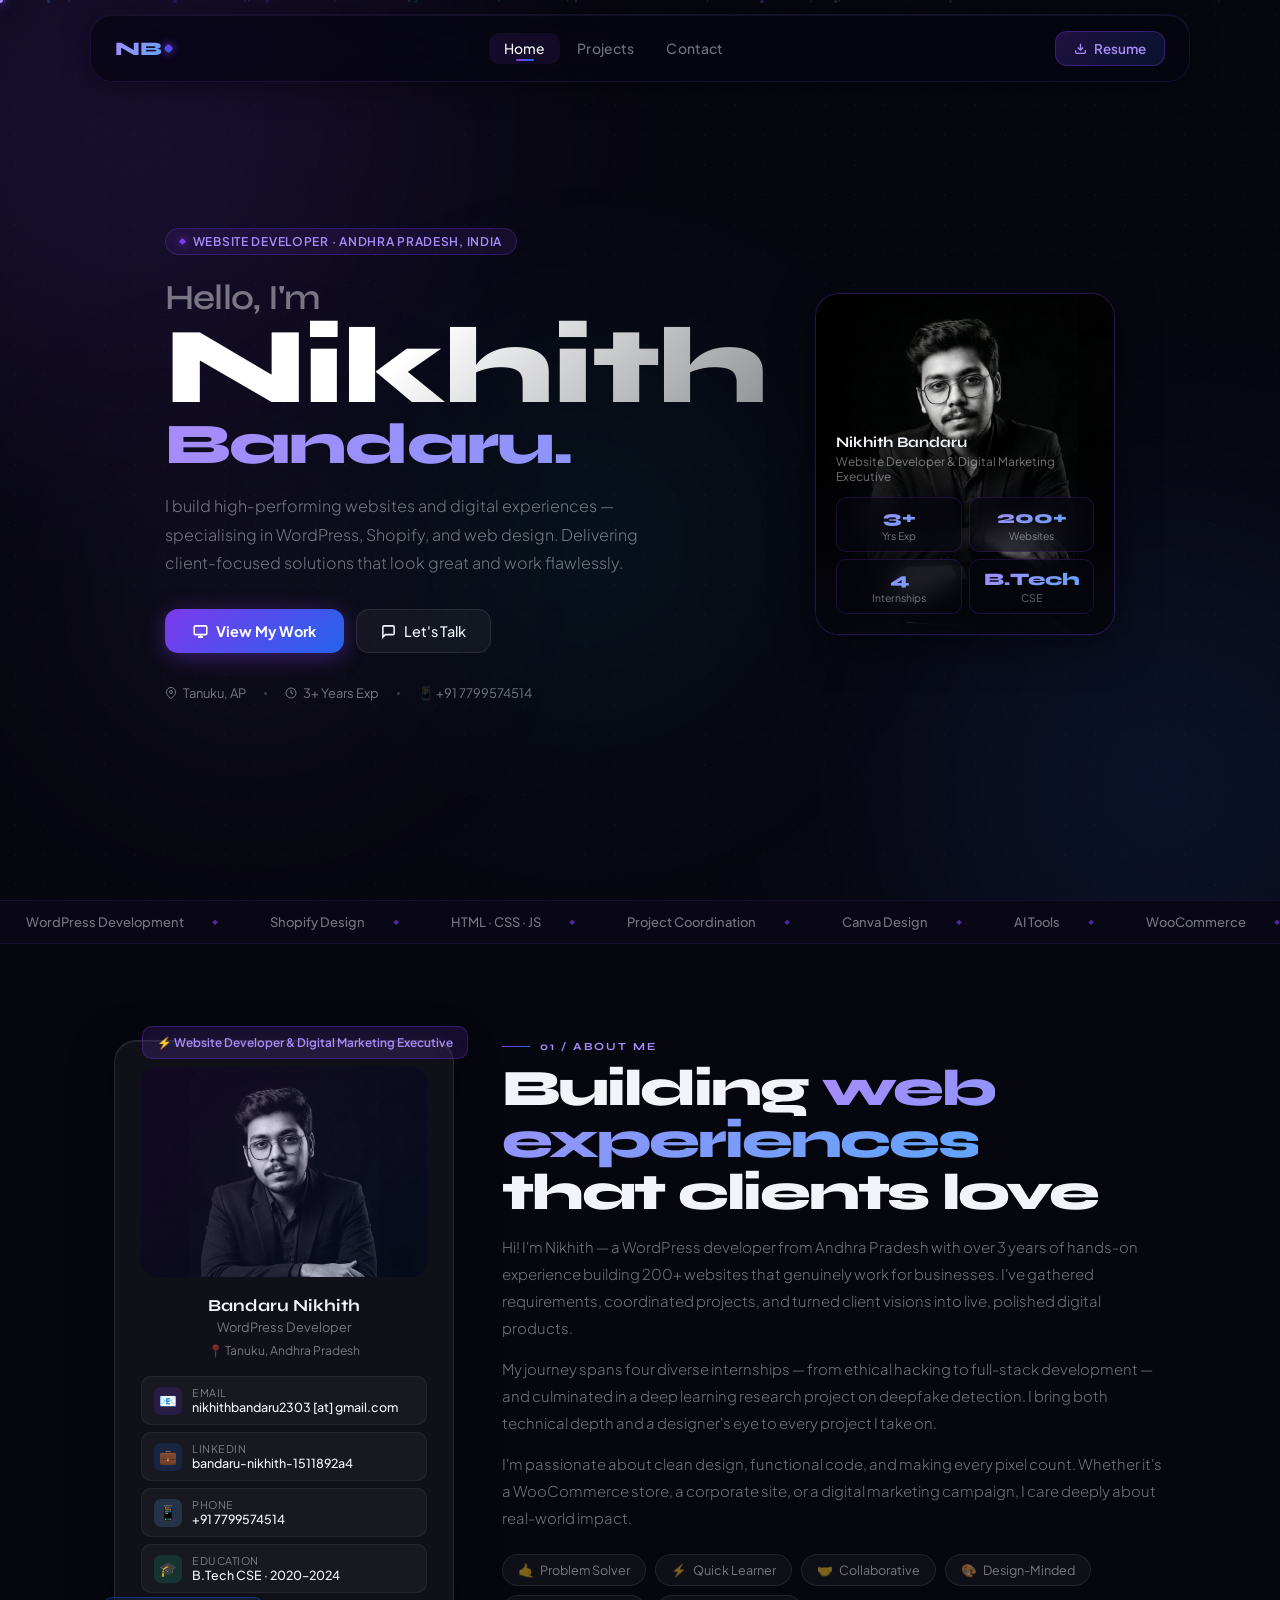
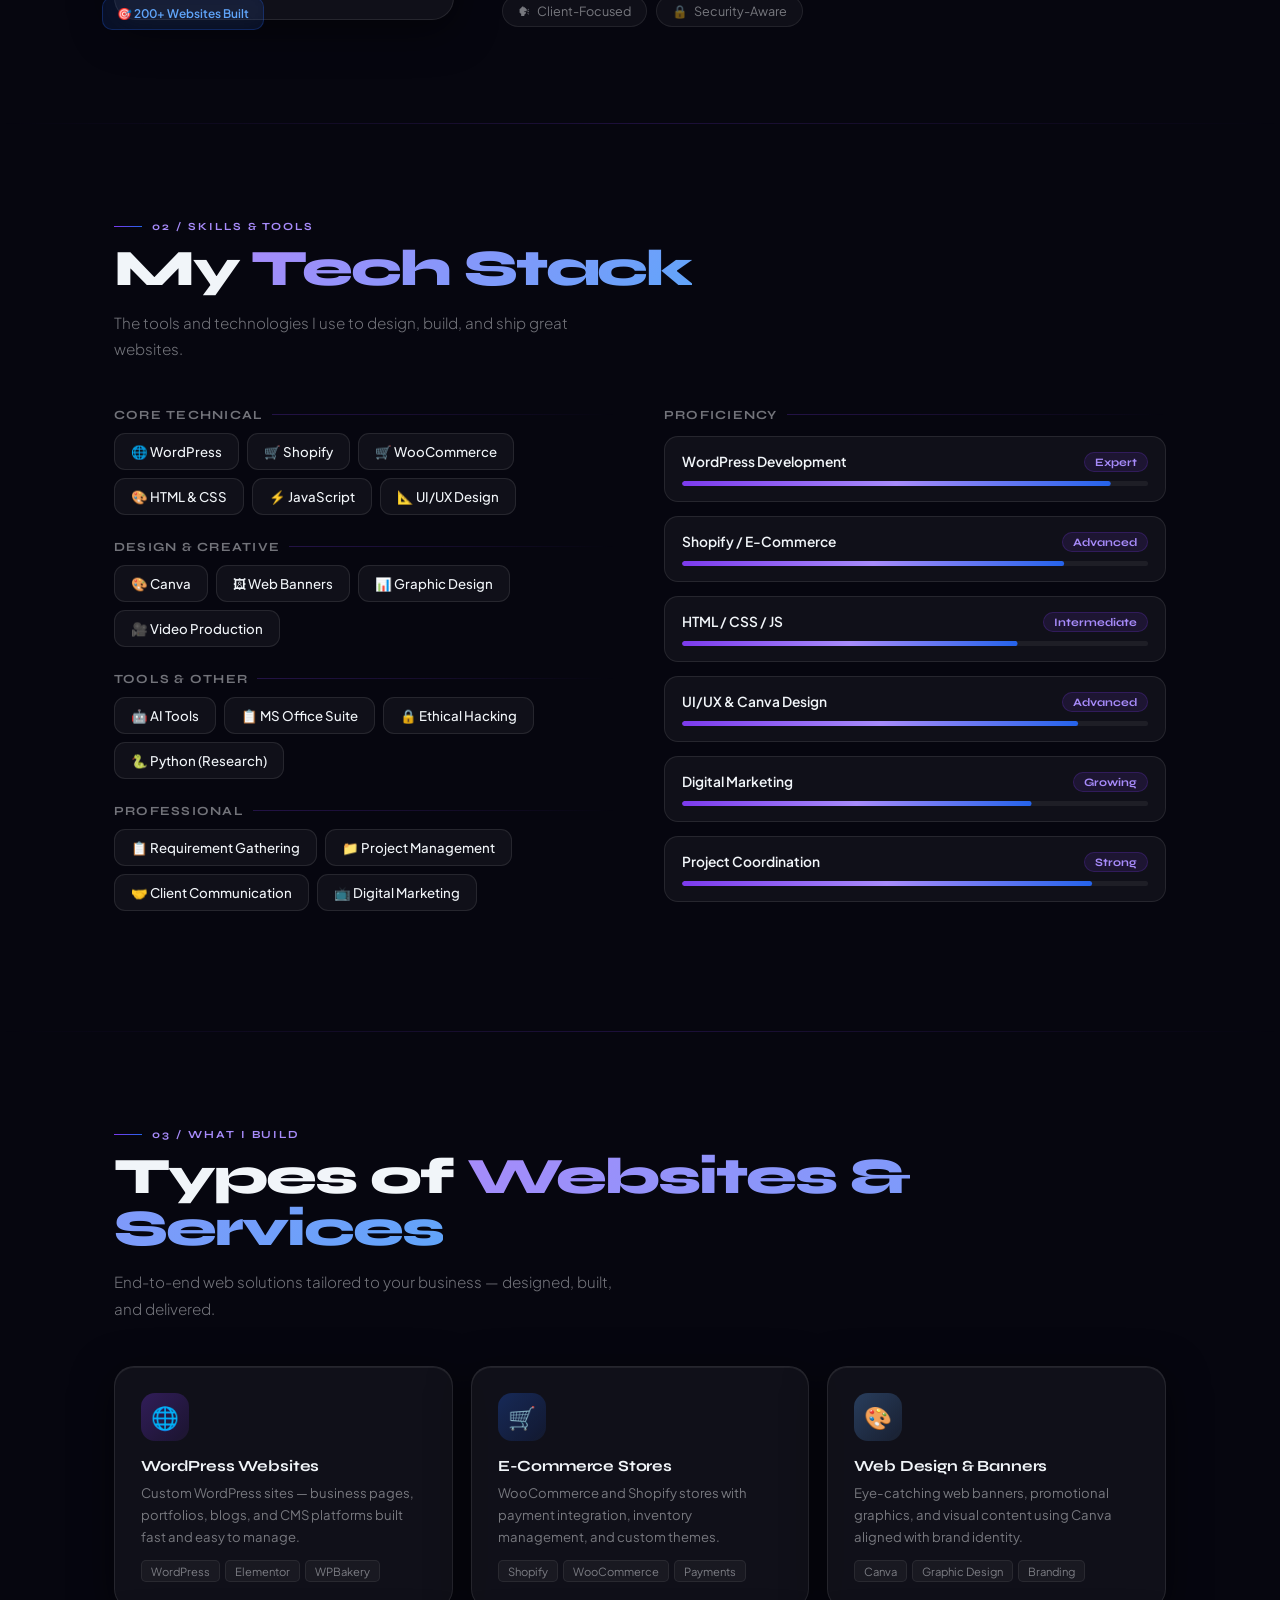
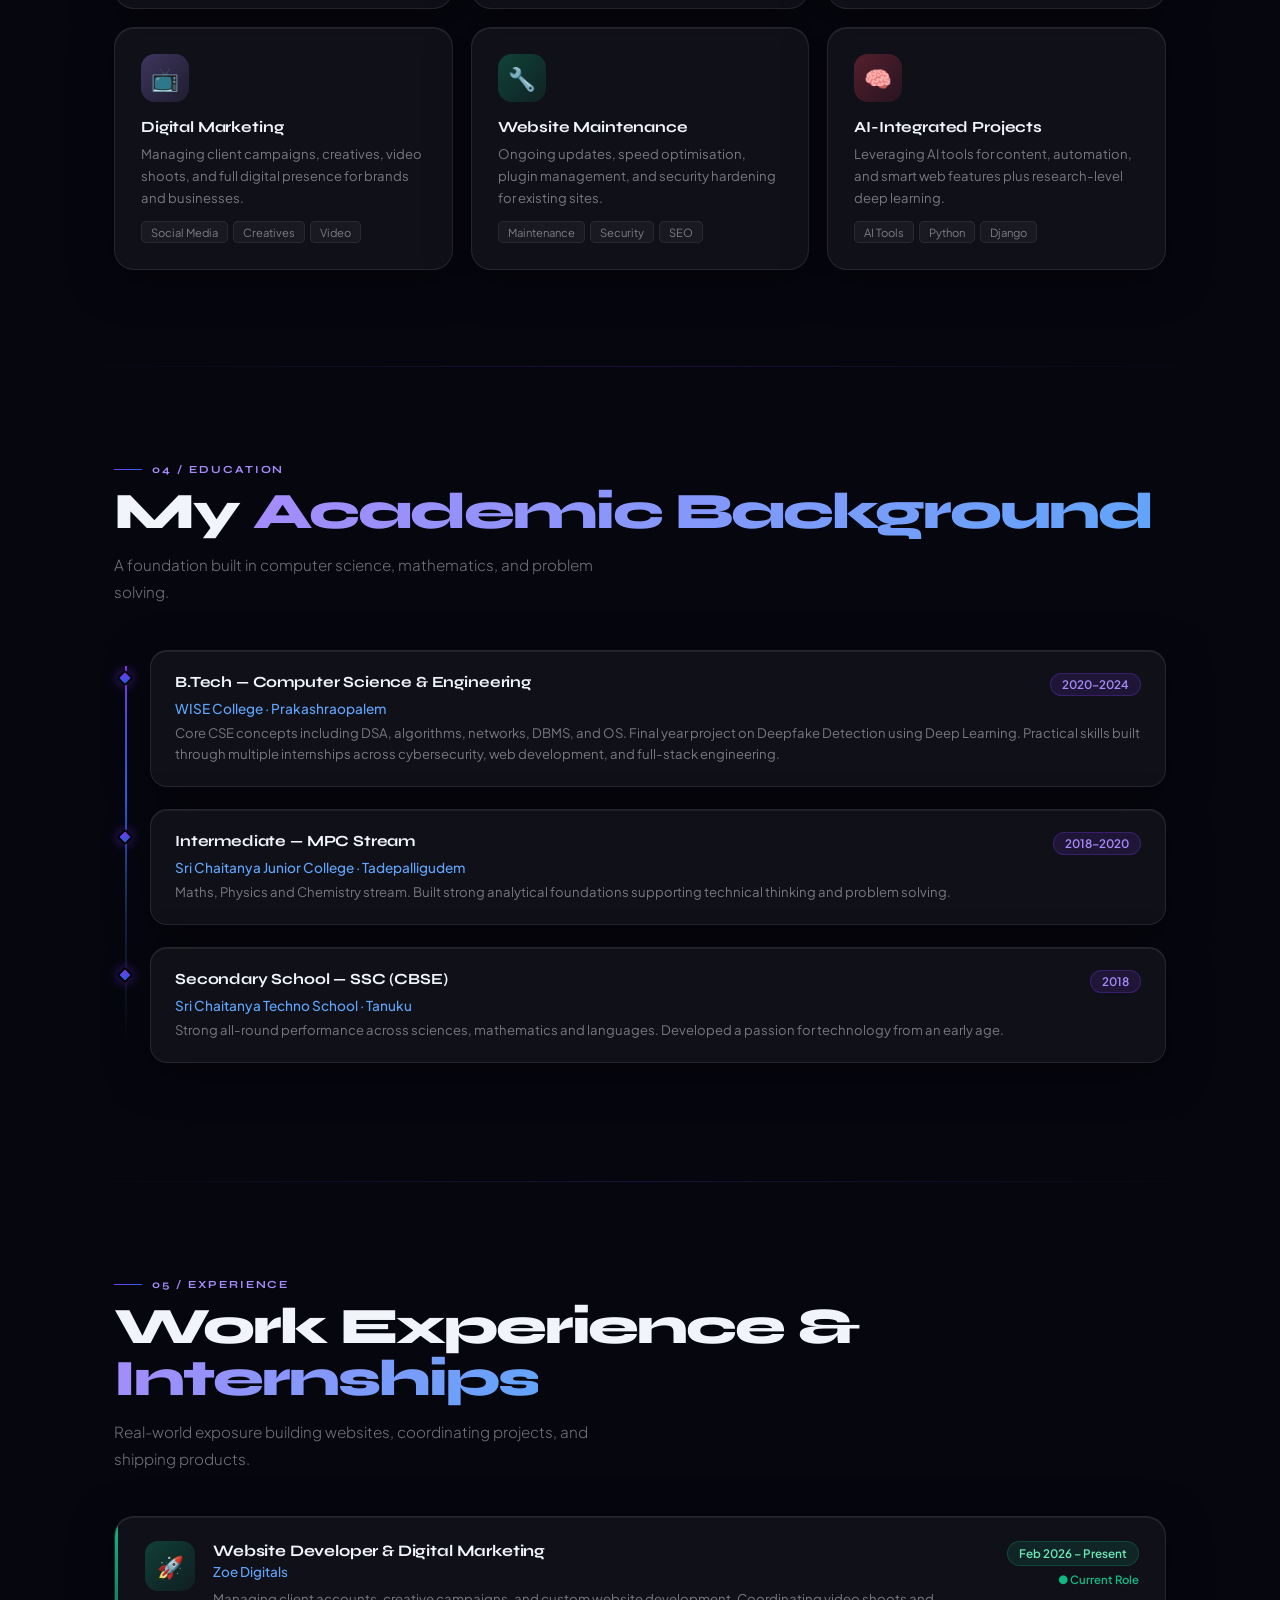
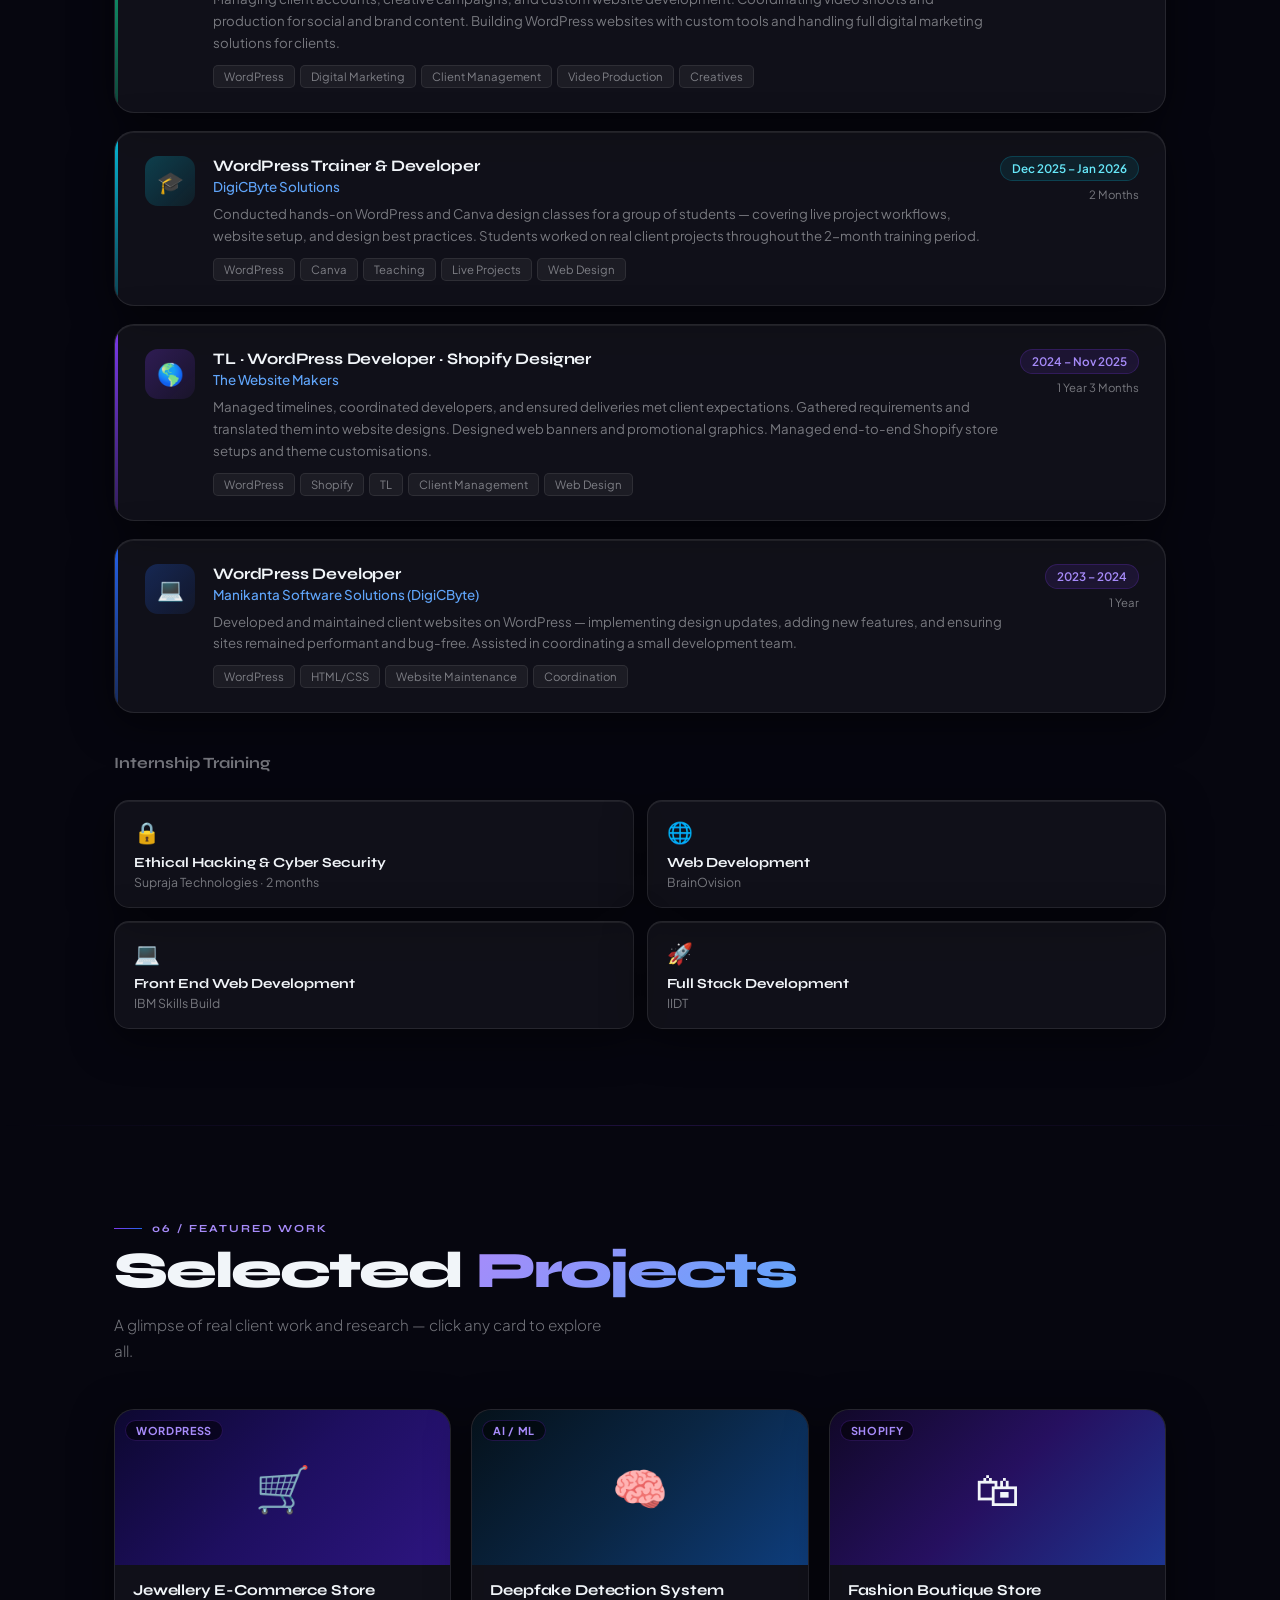
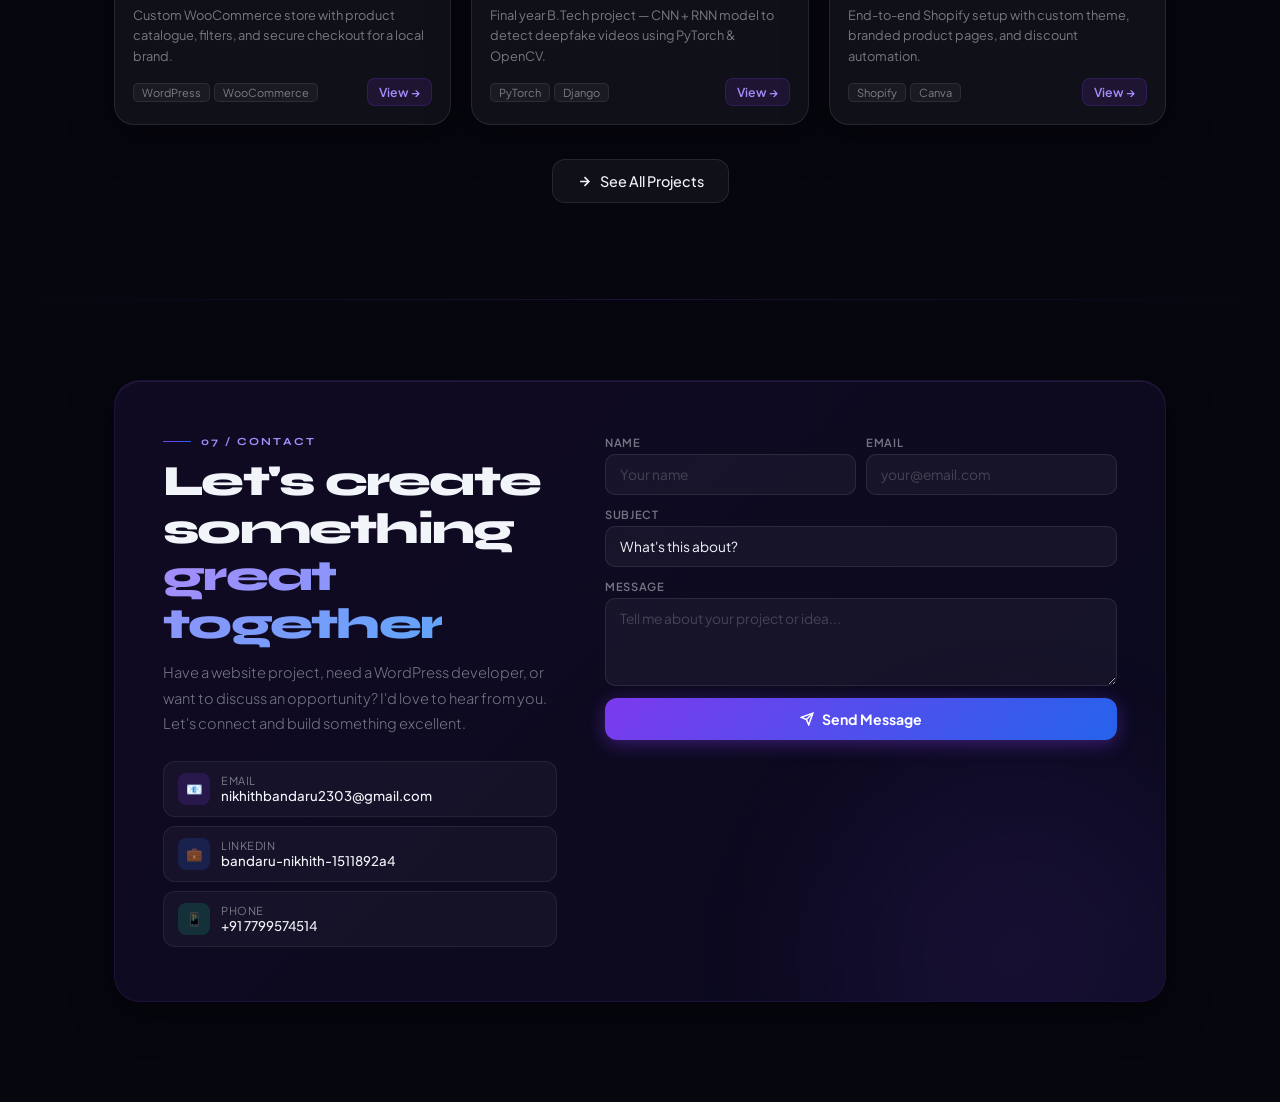
<file: index.html>
<!DOCTYPE html>
<html lang="en">
<head>
<meta charset="UTF-8"/>
<meta name="viewport" content="width=device-width,initial-scale=1.0"/>
<title>Nikhith Bandaru — WordPress Developer</title>
<link rel="preconnect" href="https://fonts.googleapis.com"/>
<link rel="preconnect" href="https://fonts.gstatic.com" crossorigin/>
<link href="https://fonts.googleapis.com/css2?family=Syne:wght@400;600;700;800&family=Plus+Jakarta+Sans:wght@300;400;500;600&display=swap" rel="stylesheet"/>
<style>
:root{
  --bg:#06060f;
  --v1:#7C3AED;--v2:#A78BFA;--v3:#C4B5FD;
  --b1:#2563EB;--b2:#60A5FA;
  --em:#10B981;--rose:#F43F5E;--cyan:#06B6D4;
  --gb:rgba(255,255,255,.042);--gbd:rgba(255,255,255,.09);
  --gs:0 10px 40px rgba(0,0,0,.5),inset 0 1px 0 rgba(255,255,255,.07);
  --blur:blur(22px) saturate(170%);
  --txt:#F1F5F9;--mut:rgba(241,245,249,.46);
  --nh:68px;--fd:'Syne',sans-serif;--fb:'Plus Jakarta Sans',sans-serif;
}
*,*::before,*::after{box-sizing:border-box;margin:0;padding:0}
html{scroll-behavior:smooth}
body{font-family:var(--fb);background:var(--bg);color:var(--txt);overflow-x:hidden;cursor:none}
*{cursor:none!important}
a{color:inherit;text-decoration:none}
button{font-family:var(--fb)}

/* ── CURSOR ── */
#cur-outer{position:fixed;top:0;left:0;pointer-events:none;z-index:99999;will-change:transform}
#cur-outer svg{display:block;overflow:visible}
#cur-inner{position:fixed;top:0;left:0;pointer-events:none;z-index:99999;will-change:transform}
#cur-inner::after{content:'';position:absolute;width:6px;height:6px;background:var(--v2);border-radius:50%;top:-3px;left:-3px;box-shadow:0 0 10px var(--v1),0 0 20px rgba(124,58,237,.5)}
.rw{position:fixed;inset:0;pointer-events:none;z-index:99990}
.rpl{position:absolute;border-radius:50%;background:rgba(124,58,237,.25);transform:translate(-50%,-50%) scale(0);animation:rO .6s ease-out forwards;pointer-events:none}
@keyframes rO{to{transform:translate(-50%,-50%) scale(18);opacity:0}}

/* ── BG ── */
.bgw{position:fixed;inset:0;z-index:0;pointer-events:none;overflow:hidden}
.bgw::before{content:'';position:absolute;inset:0;background-image:radial-gradient(circle,rgba(124,58,237,.06) 1px,transparent 1px);background-size:30px 30px;animation:gd 35s linear infinite}
@keyframes gd{0%{background-position:0 0}100%{background-position:30px 30px}}
.bgw::after{content:'';position:absolute;inset:0;opacity:.4;background-image:url("data:image/svg+xml,%3Csvg xmlns='http://www.w3.org/2000/svg' width='300' height='300'%3E%3Cfilter id='n'%3E%3CfeTurbulence type='fractalNoise' baseFrequency='.65' numOctaves='3' stitchTiles='stitch'/%3E%3C/filter%3E%3Crect width='300' height='300' filter='url(%23n)' opacity='.04'/%3E%3C/svg%3E")}
.orb{position:absolute;border-radius:50%;filter:blur(110px);animation:orbA 24s ease-in-out infinite alternate}
.ob1{width:700px;height:700px;background:radial-gradient(circle,rgba(124,58,237,.18),transparent);top:-220px;left:-220px;animation-duration:22s}
.ob2{width:550px;height:550px;background:radial-gradient(circle,rgba(37,99,235,.16),transparent);bottom:-160px;right:-160px;animation-duration:27s;animation-delay:-8s}
.ob3{width:400px;height:400px;background:radial-gradient(circle,rgba(6,182,212,.1),transparent);top:38%;left:30%;animation-duration:30s;animation-delay:-15s}
.ob4{width:300px;height:300px;background:radial-gradient(circle,rgba(167,139,250,.12),transparent);bottom:18%;left:8%;animation-duration:21s;animation-delay:-5s}
@keyframes orbA{0%{transform:translate(0,0) scale(1)}50%{transform:translate(38px,-52px) scale(1.07)}100%{transform:translate(-22px,32px) scale(.94)}}
#spb{position:fixed;top:0;left:0;height:3px;background:linear-gradient(90deg,var(--v1),var(--b1),var(--cyan));z-index:9999;width:0;border-radius:0 4px 4px 0;box-shadow:0 0 8px rgba(124,58,237,.5)}
.ptw{position:fixed;inset:0;pointer-events:none;z-index:0}
.pt{position:absolute;border-radius:50%;animation:ptR linear infinite}
@keyframes ptR{0%{transform:translateY(100vh) scale(1);opacity:0}10%{opacity:1}90%{opacity:.3}100%{transform:translateY(-60px) scale(.3);opacity:0}}
#toast{position:fixed;bottom:24px;right:24px;padding:12px 20px;border-radius:13px;background:rgba(16,185,129,.12);backdrop-filter:blur(16px);border:1px solid rgba(16,185,129,.28);color:#6ee7b7;font-size:.85rem;font-weight:500;z-index:9999;display:flex;align-items:center;gap:9px;transform:translateY(80px);opacity:0;transition:all .4s cubic-bezier(.34,1.56,.64,1);pointer-events:none}
#toast.show{transform:translateY(0);opacity:1}

/* ── NAV ── */
nav{position:fixed;top:14px;left:50%;transform:translateX(-50%);z-index:1000;width:calc(100% - 36px);max-width:1100px;height:var(--nh);border-radius:22px;background:rgba(6,6,15,.75);backdrop-filter:blur(30px) saturate(200%);-webkit-backdrop-filter:blur(30px) saturate(200%);border:1px solid rgba(124,58,237,.16);box-shadow:0 4px 30px rgba(0,0,0,.4),inset 0 1px 0 rgba(255,255,255,.05);display:flex;align-items:center;padding:0 24px;gap:8px;animation:navIn .8s cubic-bezier(.16,1,.3,1) both}
@keyframes navIn{from{opacity:0;transform:translateX(-50%) translateY(-20px)}to{opacity:1;transform:translateX(-50%) translateY(0)}}
.nlogo{font-family:var(--fd);font-weight:800;font-size:1.2rem;letter-spacing:-.02em;display:flex;align-items:center;gap:4px;flex-shrink:0}
.nlogo span{background:linear-gradient(135deg,var(--v2),var(--b2));-webkit-background-clip:text;-webkit-text-fill-color:transparent;background-clip:text}
.nlogo-d{width:7px;height:7px;border-radius:2px;background:linear-gradient(135deg,var(--v1),var(--b1));box-shadow:0 0 8px var(--v1);animation:pulse 2s ease-in-out infinite;transform:rotate(45deg);flex-shrink:0}
@keyframes pulse{0%,100%{opacity:1;transform:rotate(45deg) scale(1)}50%{opacity:.5;transform:rotate(45deg) scale(1.6)}}
.nlinks{display:flex;align-items:center;gap:2px;margin:0 auto;list-style:none}
.nlinks a{display:block;padding:7px 15px;border-radius:10px;color:var(--mut);font-size:.87rem;font-weight:500;transition:all .22s;position:relative;letter-spacing:.01em}
.nlinks a:hover,.nlinks a.act{color:var(--txt);background:rgba(124,58,237,.1)}
.nlinks a.act::after{content:'';position:absolute;bottom:3px;left:50%;transform:translateX(-50%);width:18px;height:2px;border-radius:2px;background:linear-gradient(90deg,var(--v1),var(--b1))}
.nresume{display:flex;align-items:center;gap:7px;padding:8px 18px;border-radius:12px;background:linear-gradient(135deg,rgba(124,58,237,.22),rgba(37,99,235,.14));border:1px solid rgba(124,58,237,.35);color:var(--v2);font-size:.84rem;font-weight:600;flex-shrink:0;transition:all .3s cubic-bezier(.34,1.56,.64,1);position:relative;overflow:hidden}
.nresume::before{content:'';position:absolute;inset:0;background:linear-gradient(135deg,rgba(124,58,237,.35),rgba(37,99,235,.22));opacity:0;transition:opacity .3s}
.nresume:hover{transform:translateY(-2px) scale(1.03);box-shadow:0 6px 20px rgba(124,58,237,.35);border-color:rgba(124,58,237,.55)}
.nresume:hover::before{opacity:1}
.nresume span,.nresume svg{position:relative;z-index:1}
.ntog{display:none;flex-direction:column;gap:5px;background:none;border:none;padding:4px;margin-left:auto}
.ntog span{display:block;width:22px;height:2px;background:var(--txt);border-radius:2px;transition:all .3s}

/* ── LAYOUT ── */
.app{position:relative;z-index:1}
/* ALL pages hidden by default */
.page{display:none;min-height:100vh;animation:pgIn .45s cubic-bezier(.16,1,.3,1) both}
/* Only the active page shows */
.page.active{display:block}
/* Home page is flex */
#home.active{display:flex;flex-direction:column;padding-top:0}
@keyframes pgIn{from{opacity:0;transform:translateY(12px)}to{opacity:1;transform:translateY(0)}}
.wrap{max-width:1100px;margin:0 auto;padding:0 24px}
.sec{padding:96px 0}
.sec-lbl{font-family:var(--fd);font-size:.68rem;font-weight:700;letter-spacing:.18em;text-transform:uppercase;color:var(--v2);margin-bottom:10px;display:flex;align-items:center;gap:10px}
.sec-lbl::before{content:'';width:28px;height:1px;background:linear-gradient(90deg,var(--v1),var(--b1))}
.sec-title{font-family:var(--fd);font-size:clamp(2rem,4.5vw,3.2rem);font-weight:800;letter-spacing:-.04em;line-height:1.02;margin-bottom:14px}
.sec-title em{font-style:normal;background:linear-gradient(135deg,var(--v2),var(--b2));-webkit-background-clip:text;-webkit-text-fill-color:transparent;background-clip:text}
.sec-sub{color:var(--mut);font-size:.95rem;line-height:1.75;max-width:500px;font-weight:300}
.divider{height:1px;background:linear-gradient(90deg,transparent,rgba(124,58,237,.2),transparent)}
.glass{background:var(--gb);backdrop-filter:var(--blur);-webkit-backdrop-filter:var(--blur);border:1px solid var(--gbd);box-shadow:var(--gs)}
.glass-v{background:rgba(124,58,237,.05);backdrop-filter:var(--blur);-webkit-backdrop-filter:var(--blur);border:1px solid rgba(124,58,237,.2);box-shadow:var(--gs),0 0 0 1px rgba(124,58,237,.08)}
.shm{position:relative;overflow:hidden}
.shm::after{content:'';position:absolute;top:-50%;left:-80%;width:45%;height:200%;background:linear-gradient(to right,transparent,rgba(255,255,255,.055),transparent);transform:skewX(-20deg);pointer-events:none}
.shm:hover::after{animation:shS .65s ease forwards}
@keyframes shS{to{left:125%}}
.rv{opacity:0;transform:translateY(20px);transition:opacity .65s ease,transform .65s ease}
.rv.vis{opacity:1;transform:translateY(0)}

/* ── BUTTONS ── */
.btn-v{display:inline-flex;align-items:center;gap:8px;padding:13px 28px;border-radius:13px;background:linear-gradient(135deg,var(--v1),var(--b1));border:none;color:#fff;font-size:.9rem;font-weight:700;transition:all .32s cubic-bezier(.34,1.56,.64,1);box-shadow:0 4px 22px rgba(124,58,237,.4);font-family:var(--fb);position:relative;overflow:hidden}
.btn-v::before{content:'';position:absolute;inset:0;background:linear-gradient(135deg,var(--v2),var(--b2));opacity:0;transition:opacity .3s}
.btn-v:hover{transform:translateY(-3px) scale(1.02);box-shadow:0 10px 30px rgba(124,58,237,.55)}
.btn-v:hover::before{opacity:1}
.btn-v:active{transform:scale(.97)}
.btn-v span,.btn-v svg{position:relative;z-index:1}
.btn-o{display:inline-flex;align-items:center;gap:8px;padding:12px 24px;border-radius:13px;background:var(--gb);backdrop-filter:var(--blur);border:1px solid var(--gbd);color:var(--txt);font-size:.9rem;font-weight:500;transition:all .3s cubic-bezier(.34,1.56,.64,1);font-family:var(--fb)}
.btn-o:hover{background:rgba(124,58,237,.1);transform:translateY(-2px);border-color:rgba(124,58,237,.3)}
.btn-o:active{transform:scale(.97)}

/* ── HERO ── */
.hero{min-height:100vh;display:flex;align-items:center;padding:calc(var(--nh) + 20px) 24px 60px;max-width:1100px;margin:0 auto;gap:48px}
.hero-left{flex:1;min-width:0}
.hero-tag{display:inline-flex;align-items:center;gap:8px;padding:5px 14px;border-radius:100px;background:rgba(124,58,237,.1);border:1px solid rgba(124,58,237,.28);font-size:.75rem;font-weight:600;color:var(--v2);letter-spacing:.06em;text-transform:uppercase;margin-bottom:26px;animation:hf .7s .1s both}
.hero-tag::before{content:'';width:5px;height:5px;border-radius:1px;background:var(--v1);box-shadow:0 0 8px var(--v1);animation:pulse 2s ease-in-out infinite;transform:rotate(45deg)}
@keyframes hf{from{opacity:0;transform:translateY(16px)}to{opacity:1;transform:translateY(0)}}
.hero-name{font-family:var(--fd);font-weight:800;line-height:.94;letter-spacing:-.05em;margin-bottom:20px;animation:hf .7s .18s both}
.hero-name .sm{display:block;font-size:clamp(1.3rem,3vw,2.2rem);color:var(--mut);font-weight:600;letter-spacing:-.02em;margin-bottom:2px}
.hero-name .bg{display:block;font-size:clamp(3.5rem,8.5vw,7.5rem);background:linear-gradient(135deg,#fff 40%,rgba(255,255,255,.55));-webkit-background-clip:text;-webkit-text-fill-color:transparent;background-clip:text}
.hero-name .rl{display:block;font-size:clamp(1.8rem,4.5vw,3.8rem);background:linear-gradient(135deg,var(--v2),var(--b2));background-size:200%;-webkit-background-clip:text;-webkit-text-fill-color:transparent;background-clip:text;animation:hf .7s .18s both,gf 5s ease-in-out infinite}
@keyframes gf{0%,100%{background-position:0 50%}50%{background-position:100% 50%}}
.hero-desc{color:var(--mut);font-size:1rem;line-height:1.78;max-width:480px;font-weight:300;margin-bottom:32px;animation:hf .7s .3s both}
.hero-ctas{display:flex;gap:12px;flex-wrap:wrap;animation:hf .7s .38s both;margin-bottom:32px}
.hero-meta{display:flex;align-items:center;gap:18px;flex-wrap:wrap;animation:hf .7s .46s both}
.hm{display:flex;align-items:center;gap:6px;font-size:.81rem;color:var(--mut)}
.hm-sep{width:3px;height:3px;border-radius:50%;background:rgba(255,255,255,.2)}
/* Hero photo */
.hero-right{width:300px;flex-shrink:0;animation:hf .7s .5s both}
.photo-card{border-radius:24px;overflow:hidden;position:relative}
.photo-img{height:340px;overflow:hidden;position:relative}
.photo-img img{width:100%;height:100%;object-fit:cover;object-position:top center;display:block}
.photo-img::after{content:'';position:absolute;bottom:0;left:0;right:0;height:55%;background:linear-gradient(to top,rgba(6,6,15,.9) 0%,rgba(6,6,15,.4) 50%,transparent 100%)}
.photo-info{position:absolute;bottom:0;left:0;right:0;padding:18px 20px 20px;z-index:2}
.photo-name{font-family:var(--fd);font-size:.92rem;font-weight:700;margin-bottom:3px}
.photo-role{font-size:.74rem;color:var(--mut);margin-bottom:13px}
.photo-stats{display:grid;grid-template-columns:1fr 1fr;gap:7px}
.ps{padding:9px 10px;border-radius:10px;background:rgba(6,6,15,.55);backdrop-filter:blur(12px);border:1px solid rgba(124,58,237,.2);text-align:center}
.ps-n{font-family:var(--fd);font-size:1.1rem;font-weight:800;background:linear-gradient(135deg,var(--v2),var(--b2));-webkit-background-clip:text;-webkit-text-fill-color:transparent;background-clip:text}
.ps-l{font-size:.65rem;color:var(--mut);margin-top:1px}

/* ── MARQUEE ── */
.mq-sec{overflow:hidden;border-top:1px solid rgba(124,58,237,.12);border-bottom:1px solid rgba(124,58,237,.12);background:rgba(124,58,237,.03);padding:13px 0}
.mq-inner{display:flex;animation:mqA 26s linear infinite}
.mq-inner:hover{animation-play-state:paused}
.mq-track{display:flex;flex-shrink:0}
.mq-item{display:flex;align-items:center;gap:14px;padding:0 26px;font-size:.81rem;font-weight:500;color:var(--mut);white-space:nowrap}
.mq-item::after{content:'◆';font-size:.45rem;color:var(--v1);opacity:.65;margin-left:14px}
@keyframes mqA{from{transform:translateX(0)}to{transform:translateX(-50%)}}

/* ── ABOUT ── */
.about-grid{display:grid;grid-template-columns:340px 1fr;gap:48px;align-items:start}
.about-visual{position:relative}
.acard{padding:26px;border-radius:22px}
.acard-photo{width:100%;height:210px;border-radius:16px;overflow:hidden;margin-bottom:18px;position:relative}
.acard-photo img{width:100%;height:100%;object-fit:cover;object-position:top center}
.acard-photo::after{content:'';position:absolute;inset:0;background:linear-gradient(135deg,rgba(124,58,237,.15),rgba(37,99,235,.1));pointer-events:none}
.acard-name{font-family:var(--fd);font-size:1.05rem;font-weight:700;text-align:center;margin-bottom:3px}
.acard-role{font-size:.8rem;color:var(--mut);text-align:center;margin-bottom:7px}
.acard-loc{display:flex;align-items:center;justify-content:center;gap:5px;font-size:.76rem;color:var(--mut);margin-bottom:18px}
.acard-rows{display:flex;flex-direction:column;gap:7px}
.acard-row{display:flex;align-items:center;gap:10px;padding:9px 12px;border-radius:10px;background:rgba(255,255,255,.035);border:1px solid rgba(255,255,255,.06);font-size:.8rem;transition:all .28s}
.acard-row:hover{background:rgba(124,58,237,.07);border-color:rgba(124,58,237,.18)}
.ar-ico{width:28px;height:28px;border-radius:7px;display:flex;align-items:center;justify-content:center;font-size:.9rem;flex-shrink:0}
.ari1{background:rgba(124,58,237,.18)}
.ari2{background:rgba(37,99,235,.18)}
.ari3{background:rgba(96,165,250,.18)}
.ari4{background:rgba(16,185,129,.18)}
.ar-lbl{font-size:.67rem;color:var(--mut);text-transform:uppercase;letter-spacing:.05em}
.ar-val{font-size:.78rem;font-weight:500}
.af1{position:absolute;top:-14px;right:-14px;padding:8px 14px;border-radius:10px;background:rgba(124,58,237,.14);border:1px solid rgba(124,58,237,.3);font-size:.74rem;font-weight:600;color:var(--v2);backdrop-filter:blur(12px);animation:af1a 3s ease-in-out infinite}
.af2{position:absolute;bottom:-10px;left:-12px;padding:8px 14px;border-radius:10px;background:rgba(37,99,235,.12);border:1px solid rgba(37,99,235,.28);font-size:.74rem;font-weight:600;color:var(--b2);backdrop-filter:blur(12px);animation:af2a 3.5s ease-in-out infinite}
@keyframes af1a{0%,100%{transform:translateY(0)}50%{transform:translateY(-7px)}}
@keyframes af2a{0%,100%{transform:translateY(0)}50%{transform:translateY(5px)}}
.about-txt p{color:var(--mut);font-size:.93rem;line-height:1.82;font-weight:300;margin-bottom:14px}
.about-hls{display:flex;flex-wrap:wrap;gap:9px;margin-top:22px}
.ahl{display:flex;align-items:center;gap:6px;padding:7px 15px;border-radius:100px;background:rgba(255,255,255,.04);border:1px solid rgba(255,255,255,.08);font-size:.79rem;color:var(--mut);transition:all .3s cubic-bezier(.34,1.56,.64,1)}
.ahl:hover{background:rgba(124,58,237,.12);border-color:rgba(124,58,237,.32);color:var(--v2);transform:translateY(-2px) scale(1.04)}

/* ── SKILLS ── */
.skills-layout{display:grid;grid-template-columns:1fr 1fr;gap:48px;align-items:start}
.skgrp{margin-bottom:24px}
.skgt{font-family:var(--fd);font-size:.78rem;font-weight:700;letter-spacing:.1em;text-transform:uppercase;color:var(--mut);margin-bottom:11px;display:flex;align-items:center;gap:9px}
.skgt::after{content:'';flex:1;height:1px;background:linear-gradient(90deg,rgba(124,58,237,.25),transparent)}
.sk-pills{display:flex;flex-wrap:wrap;gap:8px}
.sk{display:flex;align-items:center;gap:8px;padding:9px 16px;border-radius:11px;background:var(--gb);backdrop-filter:var(--blur);border:1px solid var(--gbd);font-size:.83rem;font-weight:500;transition:all .3s cubic-bezier(.34,1.56,.64,1)}
.sk:hover{transform:translateY(-3px) scale(1.05);border-color:rgba(124,58,237,.4);background:rgba(124,58,237,.1);box-shadow:0 6px 22px rgba(124,58,237,.18)}
.pf-list{display:flex;flex-direction:column;gap:14px}
.pf{padding:15px 17px;border-radius:14px;background:var(--gb);backdrop-filter:var(--blur);border:1px solid var(--gbd)}
.pf-h{display:flex;justify-content:space-between;align-items:center;margin-bottom:9px}
.pf-n{font-size:.86rem;font-weight:600}
.pf-l{font-size:.71rem;color:var(--v2);font-family:var(--fd);font-weight:700;padding:2px 10px;border-radius:100px;background:rgba(124,58,237,.12);border:1px solid rgba(124,58,237,.22)}
.pf-bar{height:5px;border-radius:100px;background:rgba(255,255,255,.06);overflow:hidden}
.pf-fill{height:100%;border-radius:100px;background:linear-gradient(90deg,var(--v1),var(--v2),var(--b1));transform:scaleX(0);transform-origin:left;transition:transform 1.3s cubic-bezier(.22,1,.36,1)}

/* ── SERVICES ── */
.sv-grid{display:grid;grid-template-columns:repeat(3,1fr);gap:18px}
.sv{padding:26px;border-radius:20px;background:var(--gb);backdrop-filter:var(--blur);border:1px solid var(--gbd);box-shadow:var(--gs);transition:all .4s cubic-bezier(.34,1.56,.64,1);position:relative;overflow:hidden}
.sv::before{content:'';position:absolute;inset:0;background:linear-gradient(135deg,rgba(124,58,237,.07),rgba(37,99,235,.03));opacity:0;transition:opacity .3s}
.sv:hover{transform:translateY(-7px);border-color:rgba(124,58,237,.3);box-shadow:0 20px 44px rgba(0,0,0,.4),inset 0 1px 0 rgba(255,255,255,.1)}
.sv:hover::before{opacity:1}
.sv-ico{width:48px;height:48px;border-radius:14px;display:flex;align-items:center;justify-content:center;font-size:1.4rem;margin-bottom:16px}
.si1{background:linear-gradient(135deg,rgba(124,58,237,.3),rgba(124,58,237,.1))}
.si2{background:linear-gradient(135deg,rgba(37,99,235,.3),rgba(37,99,235,.1))}
.si3{background:linear-gradient(135deg,rgba(96,165,250,.3),rgba(96,165,250,.1))}
.si4{background:linear-gradient(135deg,rgba(167,139,250,.3),rgba(167,139,250,.1))}
.si5{background:linear-gradient(135deg,rgba(16,185,129,.3),rgba(16,185,129,.1))}
.si6{background:linear-gradient(135deg,rgba(244,63,94,.3),rgba(244,63,94,.1))}
.sv-t{font-family:var(--fd);font-size:.97rem;font-weight:700;margin-bottom:7px;letter-spacing:-.01em}
.sv-d{font-size:.82rem;color:var(--mut);line-height:1.65}
.sv-tags{display:flex;flex-wrap:wrap;gap:5px;margin-top:13px}
.sv-tag{padding:3px 9px;border-radius:5px;background:rgba(255,255,255,.04);border:1px solid rgba(255,255,255,.07);font-size:.7rem;color:var(--mut)}

/* ── EDUCATION ── */
.edu-tl{position:relative;padding-left:36px}
.edu-tl::before{content:'';position:absolute;left:11px;top:16px;bottom:16px;width:1.5px;background:linear-gradient(to bottom,var(--v1),var(--b1),rgba(96,165,250,.2),transparent)}
.edu-item{position:relative;margin-bottom:22px}
.edu-item::before{content:'';position:absolute;left:-31px;top:22px;width:12px;height:12px;border-radius:3px;background:linear-gradient(135deg,var(--v1),var(--b1));border:2px solid var(--bg);box-shadow:0 0 12px rgba(124,58,237,.6);transform:rotate(45deg)}
.edu-card{padding:22px 24px;border-radius:17px;transition:all .35s cubic-bezier(.34,1.56,.64,1)}
.edu-card:hover{transform:translateX(8px);border-color:rgba(124,58,237,.28)}
.edu-top{display:flex;justify-content:space-between;align-items:flex-start;gap:12px;margin-bottom:4px}
.edu-deg{font-family:var(--fd);font-size:.97rem;font-weight:700;letter-spacing:-.01em}
.edu-yr{font-size:.73rem;padding:3px 11px;border-radius:100px;background:rgba(124,58,237,.14);border:1px solid rgba(124,58,237,.28);color:var(--v2);font-weight:600;flex-shrink:0;white-space:nowrap}
.edu-sch{font-size:.85rem;color:var(--b2);font-weight:500;margin-bottom:5px}
.edu-desc{font-size:.82rem;color:var(--mut);line-height:1.6}

/* ── EXPERIENCE ── */
.exp-list{display:flex;flex-direction:column;gap:18px}
.exp-card{padding:24px 26px 24px 30px;border-radius:20px;background:var(--gb);backdrop-filter:var(--blur);border:1px solid var(--gbd);box-shadow:var(--gs);transition:all .38s cubic-bezier(.34,1.56,.64,1);position:relative;overflow:hidden}
.exp-card::before{content:'';position:absolute;left:0;top:0;bottom:0;width:3px;border-radius:0 3px 3px 0}
.ep-v::before{background:linear-gradient(to bottom,var(--v1),rgba(124,58,237,.3))}
.ep-b::before{background:linear-gradient(to bottom,var(--b1),rgba(37,99,235,.3))}
.ep-c::before{background:linear-gradient(to bottom,var(--cyan),rgba(6,182,212,.3))}
.ep-e::before{background:linear-gradient(to bottom,var(--em),rgba(16,185,129,.3))}
.exp-card:hover{transform:translateY(-4px);box-shadow:0 18px 42px rgba(0,0,0,.4)}
.exp-inner{display:grid;grid-template-columns:50px 1fr auto;gap:18px;align-items:start}
.exp-logo{width:50px;height:50px;border-radius:13px;display:flex;align-items:center;justify-content:center;font-size:1.35rem;flex-shrink:0}
.el1{background:linear-gradient(135deg,rgba(16,185,129,.28),rgba(16,185,129,.08))}
.el2{background:linear-gradient(135deg,rgba(6,182,212,.28),rgba(6,182,212,.08))}
.el3{background:linear-gradient(135deg,rgba(124,58,237,.28),rgba(124,58,237,.08))}
.el4{background:linear-gradient(135deg,rgba(37,99,235,.28),rgba(37,99,235,.08))}
.exp-title{font-family:var(--fd);font-size:1rem;font-weight:700;letter-spacing:-.01em;margin-bottom:3px}
.exp-co{font-size:.84rem;color:var(--b2);font-weight:500;margin-bottom:8px}
.exp-desc{font-size:.83rem;color:var(--mut);line-height:1.65;margin-bottom:11px}
.exp-ts{display:flex;flex-wrap:wrap;gap:5px}
.exp-t{padding:3px 10px;border-radius:5px;background:rgba(255,255,255,.05);border:1px solid rgba(255,255,255,.08);font-size:.71rem;color:var(--mut)}
.exp-meta{text-align:right;flex-shrink:0}
.exp-date{padding:4px 11px;border-radius:100px;background:rgba(124,58,237,.12);border:1px solid rgba(124,58,237,.22);color:var(--v2);font-weight:600;white-space:nowrap;display:block;margin-bottom:6px;font-size:.73rem}
.exp-date.em{background:rgba(16,185,129,.12);border-color:rgba(16,185,129,.25);color:#6ee7b7}
.exp-date.cy{background:rgba(6,182,212,.1);border-color:rgba(6,182,212,.22);color:#67e8f9}
.exp-type{font-size:.71rem;color:var(--mut)}
.exp-type.cur{color:var(--em);font-weight:600}
.int-grid{display:grid;grid-template-columns:repeat(2,1fr);gap:13px;margin-top:28px}
.int-card{padding:17px 19px;border-radius:15px;background:var(--gb);backdrop-filter:var(--blur);border:1px solid var(--gbd);transition:all .32s cubic-bezier(.34,1.56,.64,1)}
.int-card:hover{transform:translateY(-4px);border-color:rgba(124,58,237,.25);background:rgba(124,58,237,.06)}
.int-ico{font-size:1.3rem;margin-bottom:9px}
.int-t{font-family:var(--fd);font-size:.87rem;font-weight:700;margin-bottom:3px}
.int-o{font-size:.77rem;color:var(--mut)}

/* ── PROJECT PREVIEW ── */
.pp-grid{display:grid;grid-template-columns:repeat(3,1fr);gap:20px}
.pp-card{border-radius:20px;background:var(--gb);backdrop-filter:var(--blur);border:1px solid var(--gbd);box-shadow:var(--gs);overflow:hidden;transition:all .4s cubic-bezier(.34,1.56,.64,1);position:relative}
.pp-card::before{content:'';position:absolute;inset:0;background:linear-gradient(135deg,rgba(124,58,237,.07),rgba(37,99,235,.03));opacity:0;transition:opacity .3s;z-index:1}
.pp-card:hover{transform:translateY(-9px) scale(1.01);border-color:rgba(124,58,237,.3);box-shadow:0 24px 52px rgba(0,0,0,.45)}
.pp-card:hover::before{opacity:1}
.pp-thumb{height:155px;display:flex;align-items:center;justify-content:center;font-size:2.8rem;transition:transform .4s;position:relative}
.pp-card:hover .pp-thumb{transform:scale(1.08)}
.ppt1{background:linear-gradient(135deg,#0d0830,#1e0f60,#2d1580)}
.ppt2{background:linear-gradient(135deg,#05111a,#0a2644,#0e3d7c)}
.ppt3{background:linear-gradient(135deg,#110828,#261060,#1d3590)}
.pp-tag{position:absolute;top:10px;left:10px;padding:3px 10px;border-radius:100px;background:rgba(0,0,0,.55);backdrop-filter:blur(8px);border:1px solid rgba(124,58,237,.25);font-size:.68rem;font-weight:700;letter-spacing:.06em;text-transform:uppercase;color:var(--v2);z-index:2}
.pp-body{padding:16px 18px 18px}
.pp-t{font-family:var(--fd);font-size:.95rem;font-weight:700;margin-bottom:6px;letter-spacing:-.01em}
.pp-d{font-size:.8rem;color:var(--mut);line-height:1.6;margin-bottom:12px}
.pp-foot{display:flex;align-items:center;justify-content:space-between}
.pp-techs{display:flex;gap:4px;flex-wrap:wrap}
.pp-tc{padding:2px 8px;border-radius:5px;background:rgba(255,255,255,.045);border:1px solid rgba(255,255,255,.08);font-size:.69rem;color:var(--mut)}
.pp-link{display:flex;align-items:center;gap:4px;font-size:.77rem;font-weight:600;color:var(--v2);padding:5px 11px;border-radius:8px;background:rgba(124,58,237,.12);border:1px solid rgba(124,58,237,.22);transition:all .25s}
.pp-link:hover{background:rgba(124,58,237,.22);transform:translateX(2px)}
.vaw{text-align:center;margin-top:34px}

/* ── CTA ── */
.cta-sec{padding:80px 0 100px}
.cta-box{border-radius:26px;background:rgba(124,58,237,.04);backdrop-filter:blur(28px);-webkit-backdrop-filter:blur(28px);border:1px solid rgba(124,58,237,.18);box-shadow:var(--gs);overflow:hidden;position:relative;padding:54px 48px}
.cta-box::before{content:'';position:absolute;inset:0;background:linear-gradient(135deg,rgba(124,58,237,.05),rgba(37,99,235,.03));pointer-events:none}
.cta-glow{position:absolute;width:450px;height:450px;border-radius:50%;background:radial-gradient(circle,rgba(124,58,237,.12),transparent);bottom:-180px;right:-80px;filter:blur(60px);pointer-events:none}
.cta-grid{display:grid;grid-template-columns:1fr 1.3fr;gap:48px;align-items:start;position:relative;z-index:1}
.cta-l h2{font-family:var(--fd);font-size:clamp(1.8rem,3.5vw,2.7rem);font-weight:800;letter-spacing:-.04em;line-height:1.1;margin-bottom:12px}
.cta-l h2 em{font-style:normal;background:linear-gradient(135deg,var(--v2),var(--b2));-webkit-background-clip:text;-webkit-text-fill-color:transparent;background-clip:text}
.cta-l p{color:var(--mut);font-size:.91rem;line-height:1.75;font-weight:300;margin-bottom:24px}
.cta-links{display:flex;flex-direction:column;gap:9px}
.cta-lnk{display:flex;align-items:center;gap:11px;padding:11px 14px;border-radius:12px;background:rgba(255,255,255,.035);border:1px solid rgba(255,255,255,.07);transition:all .3s;font-size:.83rem;color:var(--txt)}
.cta-lnk:hover{background:rgba(124,58,237,.09);border-color:rgba(124,58,237,.25);transform:translateX(4px)}
.cta-ico{width:32px;height:32px;border-radius:8px;display:flex;align-items:center;justify-content:center;flex-shrink:0}
.qf{display:flex;flex-direction:column;gap:12px}
.qf-r{display:grid;grid-template-columns:1fr 1fr;gap:10px}
.fg{display:flex;flex-direction:column;gap:5px}
.fg label{font-size:.7rem;font-weight:600;color:var(--mut);letter-spacing:.06em;text-transform:uppercase}
.fg input,.fg textarea,.fg select{padding:11px 14px;border-radius:10px;background:rgba(255,255,255,.045);border:1px solid rgba(255,255,255,.09);color:var(--txt);font-family:var(--fb);font-size:.86rem;outline:none;transition:all .28s;resize:vertical;-webkit-appearance:none}
.fg select option{background:#0d0d22;color:var(--txt)}
.fg input:focus,.fg textarea:focus,.fg select:focus{background:rgba(255,255,255,.07);border-color:rgba(124,58,237,.5);box-shadow:0 0 0 3px rgba(124,58,237,.1)}
.fg input::placeholder,.fg textarea::placeholder{color:rgba(255,255,255,.2)}
.fg textarea{min-height:88px}
.qf-btn{display:inline-flex;align-items:center;justify-content:center;gap:8px;padding:12px 26px;border-radius:12px;background:linear-gradient(135deg,var(--v1),var(--b1));border:none;color:#fff;font-size:.88rem;font-weight:700;font-family:var(--fb);transition:all .3s cubic-bezier(.34,1.56,.64,1);box-shadow:0 4px 18px rgba(124,58,237,.4)}
.qf-btn:hover{transform:translateY(-2px) scale(1.02);box-shadow:0 8px 26px rgba(124,58,237,.55)}
.qf-btn:active{transform:scale(.97)}

/* ── PROJECTS PAGE ── */
#projects{padding-top:calc(var(--nh) + 28px);padding-bottom:80px}
.pg-hdr{margin-bottom:40px}
.pg-hdr h2{font-family:var(--fd);font-size:clamp(2rem,4.5vw,3.2rem);font-weight:800;letter-spacing:-.04em;line-height:1.05;margin-bottom:8px}
.pg-hdr h2 em{font-style:normal;background:linear-gradient(135deg,var(--v2),var(--b2));-webkit-background-clip:text;-webkit-text-fill-color:transparent;background-clip:text}
.pg-hdr p{color:var(--mut);font-size:.94rem;max-width:460px;line-height:1.6}
.cat-tabs{display:flex;gap:7px;flex-wrap:wrap;margin-bottom:34px}
.ctab{padding:7px 18px;border-radius:100px;background:rgba(255,255,255,.045);border:1px solid rgba(255,255,255,.08);color:var(--mut);font-size:.82rem;font-weight:500;transition:all .3s cubic-bezier(.34,1.56,.64,1);font-family:var(--fb)}
.ctab:hover{background:rgba(255,255,255,.07);color:var(--txt);transform:translateY(-1px)}
.ctab.act{background:rgba(124,58,237,.18);border-color:rgba(124,58,237,.45);color:var(--v2);box-shadow:0 4px 14px rgba(124,58,237,.14)}
.pj-grid{display:grid;grid-template-columns:repeat(auto-fill,minmax(310px,1fr));gap:20px}
.pj-card{border-radius:18px;background:var(--gb);backdrop-filter:var(--blur);border:1px solid var(--gbd);box-shadow:var(--gs);overflow:hidden;transition:all .4s cubic-bezier(.34,1.56,.64,1);position:relative}
.pj-card::before{content:'';position:absolute;inset:0;background:linear-gradient(135deg,rgba(124,58,237,.07),rgba(37,99,235,.03));opacity:0;transition:opacity .3s}
.pj-card:hover{transform:translateY(-8px) scale(1.01);border-color:rgba(124,58,237,.3);box-shadow:0 22px 48px rgba(0,0,0,.42)}
.pj-card:hover::before{opacity:1}
.pj-card.hidden{display:none}
.pj-thumb{height:165px;display:flex;align-items:center;justify-content:center;font-size:3rem;transition:transform .4s;position:relative}
.pj-card:hover .pj-thumb{transform:scale(1.07)}
.t1{background:linear-gradient(135deg,#0d0830,#1e0f60,#2d1580)}
.t2{background:linear-gradient(135deg,#05111a,#0a2644,#0e3d7c)}
.t3{background:linear-gradient(135deg,#110828,#261060,#1d3590)}
.t4{background:linear-gradient(135deg,#15082e,#2a1060,#3d22a0)}
.t5{background:linear-gradient(135deg,#07101a,#0e2a44,#124070)}
.t6{background:linear-gradient(135deg,#080514,#160e40,#1e1570)}
.pj-ctag{position:absolute;top:10px;left:10px;padding:3px 10px;border-radius:100px;background:rgba(0,0,0,.5);backdrop-filter:blur(8px);border:1px solid rgba(124,58,237,.25);font-size:.69rem;font-weight:700;letter-spacing:.06em;text-transform:uppercase;color:var(--v2)}
.pj-body{padding:17px 19px 19px}
.pj-title{font-family:var(--fd);font-size:1rem;font-weight:700;margin-bottom:6px;letter-spacing:-.01em}
.pj-desc{font-size:.82rem;color:var(--mut);line-height:1.6;margin-bottom:12px}
.pj-ts{display:flex;flex-wrap:wrap;gap:5px;margin-bottom:14px}
.pj-t{padding:3px 9px;border-radius:5px;background:rgba(255,255,255,.05);border:1px solid rgba(255,255,255,.08);font-size:.71rem;color:var(--mut)}
.pj-links{display:flex;gap:7px}
.pj-lp{display:inline-flex;align-items:center;gap:5px;padding:7px 13px;border-radius:9px;background:rgba(124,58,237,.18);border:1px solid rgba(124,58,237,.35);color:var(--v2);font-size:.78rem;font-weight:600;transition:all .3s cubic-bezier(.34,1.56,.64,1)}
.pj-lp:hover{background:rgba(124,58,237,.28);transform:translateY(-2px)}
.pj-lg{display:inline-flex;align-items:center;gap:5px;padding:7px 13px;border-radius:9px;background:rgba(255,255,255,.04);border:1px solid rgba(255,255,255,.09);color:var(--mut);font-size:.78rem;font-weight:600;transition:all .3s}
.pj-lg:hover{background:rgba(255,255,255,.08);color:var(--txt);transform:translateY(-2px)}

/* ── CONTACT PAGE ── */
#contact{padding-top:calc(var(--nh) + 28px);padding-bottom:80px}
.ct-grid{display:grid;grid-template-columns:1fr 1.6fr;gap:28px;align-items:start}
.ct-inf{padding:28px;border-radius:18px}
.ct-inf h3{font-family:var(--fd);font-size:1.2rem;font-weight:700;margin-bottom:8px}
.ct-inf p{color:var(--mut);font-size:.86rem;line-height:1.7;margin-bottom:20px}
.ct-items{display:flex;flex-direction:column;gap:10px}
.ct-item{display:flex;align-items:center;gap:12px;padding:12px 14px;border-radius:12px;background:rgba(255,255,255,.035);border:1px solid rgba(255,255,255,.07);transition:all .3s;color:var(--txt)}
.ct-item:hover{background:rgba(124,58,237,.08);border-color:rgba(124,58,237,.22);transform:translateX(4px)}
.ct-ico{width:34px;height:34px;border-radius:9px;display:flex;align-items:center;justify-content:center;flex-shrink:0}
.ci1{background:rgba(124,58,237,.18)}.ci2{background:rgba(37,99,235,.18)}.ci3{background:rgba(96,165,250,.18)}.ci4{background:rgba(16,185,129,.18)}
.ct-lbl{font-size:.69rem;color:var(--mut);text-transform:uppercase;letter-spacing:.05em;margin-bottom:1px}
.ct-val{font-size:.83rem;font-weight:500}
.ct-fw{padding:28px;border-radius:18px}
.ct-fw h3{font-family:var(--fd);font-size:1.2rem;font-weight:700;margin-bottom:20px}
.cf-r{display:grid;grid-template-columns:1fr 1fr;gap:12px;margin-bottom:12px}
.cf-f{margin-bottom:12px}
.cfg{display:flex;flex-direction:column;gap:5px}
.cfg label{font-size:.71rem;font-weight:600;color:var(--mut);letter-spacing:.06em;text-transform:uppercase}
.cfg input,.cfg textarea,.cfg select{padding:11px 14px;border-radius:10px;background:rgba(255,255,255,.045);border:1px solid rgba(255,255,255,.09);color:var(--txt);font-family:var(--fb);font-size:.86rem;outline:none;transition:all .28s;resize:vertical;-webkit-appearance:none}
.cfg select option{background:#0d0d22;color:var(--txt)}
.cfg input:focus,.cfg textarea:focus,.cfg select:focus{background:rgba(255,255,255,.07);border-color:rgba(124,58,237,.5);box-shadow:0 0 0 3px rgba(124,58,237,.1)}
.cfg input::placeholder,.cfg textarea::placeholder{color:rgba(255,255,255,.2)}
.cfg textarea{min-height:120px}
.cf-acts{display:flex;gap:12px;align-items:center;margin-top:16px}
.btn-send{display:inline-flex;align-items:center;gap:7px;padding:12px 26px;border-radius:12px;background:linear-gradient(135deg,var(--v1),var(--b1));border:none;color:#fff;font-size:.88rem;font-weight:700;font-family:var(--fb);transition:all .3s cubic-bezier(.34,1.56,.64,1);box-shadow:0 4px 18px rgba(124,58,237,.4)}
.btn-send:hover{transform:translateY(-2px) scale(1.02);box-shadow:0 8px 26px rgba(124,58,237,.55)}
.btn-send:active{transform:scale(.97)}
.cf-note{font-size:.74rem;color:var(--mut);line-height:1.5}

/* ── RESPONSIVE ── */
@media(max-width:1024px){
  .sv-grid{grid-template-columns:repeat(2,1fr)}
  .pp-grid{grid-template-columns:repeat(2,1fr)}
  .about-grid{grid-template-columns:1fr}
  .skills-layout{grid-template-columns:1fr}
  .exp-inner{grid-template-columns:auto 1fr;gap:14px}
  .exp-meta{grid-column:2;grid-row:1;justify-self:end}
  .hero{gap:28px}
  .hero-right{width:260px}
}
@media(max-width:768px){
  .nlinks,.nresume{display:none}
  .ntog{display:flex}
  .nlinks.open{display:flex;flex-direction:column;position:absolute;top:calc(100% + 8px);left:0;right:0;background:rgba(6,6,15,.96);backdrop-filter:blur(24px);border:1px solid rgba(124,58,237,.15);border-radius:18px;padding:12px;gap:3px}
  .hero{flex-direction:column;min-height:auto;padding-bottom:40px}
  .hero-right{width:100%;max-width:320px;margin:0 auto}
  .photo-img{height:280px}
  .cta-grid,.ct-grid{grid-template-columns:1fr}
  .sv-grid,.pp-grid{grid-template-columns:1fr}
  .int-grid{grid-template-columns:1fr}
  .exp-inner{grid-template-columns:auto 1fr}
  .exp-meta{grid-column:1/-1}
  .cta-box{padding:30px 22px}
  .qf-r,.cf-r{grid-template-columns:1fr}
  .af1,.af2{display:none}
}
@media(max-width:480px){.sec{padding:68px 0}}
</style>
</head>
<body>

<!-- CURSOR ELEMENTS -->
<div id="cur-inner"></div>
<svg id="cur-outer" style="position:fixed;top:0;left:0;pointer-events:none;z-index:99998;overflow:visible;width:0;height:0">
  <rect id="cur-rect" x="-15" y="-15" width="30" height="30" rx="4"
    fill="none" stroke="rgba(124,58,237,.65)" stroke-width="1.5"
    style="transform:rotate(45deg);transform-origin:0 0;
           transition:width .3s cubic-bezier(.23,1,.32,1),height .3s cubic-bezier(.23,1,.32,1),x .3s,y .3s,stroke .3s,rx .3s"/>
</svg>

<div class="rw" id="rw"></div>
<div id="spb"></div>
<div class="bgw"><div class="orb ob1"></div><div class="orb ob2"></div><div class="orb ob3"></div><div class="orb ob4"></div></div>
<div class="ptw" id="ptw"></div>
<div id="toast">&#10003; Message sent! I'll get back to you soon.</div>

<!-- NAV -->
<nav>
  <div class="nlogo"><span>NB</span><div class="nlogo-d"></div></div>
  <ul class="nlinks" id="nl">
    <li><a href="#" class="act" data-page="home">Home</a></li>
    <li><a href="#" data-page="projects">Projects</a></li>
    <li><a href="#" data-page="contact">Contact</a></li>
  </ul>
  <a href="Nikhith_Bandaru_Resume_2026_March.pdf" class="nresume shm" id="resumeBtn" download>
    <svg width="13" height="13" viewBox="0 0 24 24" fill="none" stroke="currentColor" stroke-width="2.5"><path d="M21 15v4a2 2 0 0 1-2 2H5a2 2 0 0 1-2-2v-4"/><polyline points="7 10 12 15 17 10"/><line x1="12" y1="15" x2="12" y2="3"/></svg>
    <span>Resume</span>
  </a>
  <button class="ntog" id="navtog"><span></span><span></span><span></span></button>
</nav>

<div class="app">

<!-- ════════════ HOME ════════════ -->
<section id="home" class="page active">

<!-- HERO -->
<div class="hero wrap">
  <div class="hero-left">
    <div class="hero-tag">Website Developer &middot; Andhra Pradesh, India</div>
    <h1 class="hero-name">
      <span class="sm">Hello, I'm</span>
      <span class="bg">Nikhith</span>
      <span class="rl">Bandaru.</span>
    </h1>
    <p class="hero-desc">I build high-performing websites and digital experiences &mdash; specialising in WordPress, Shopify, and web design. Delivering client-focused solutions that look great and work flawlessly.</p>
    <div class="hero-ctas">
      <button class="btn-v" data-page="projects">
        <svg width="15" height="15" viewBox="0 0 24 24" fill="none" stroke="currentColor" stroke-width="2.5"><rect x="2" y="3" width="20" height="14" rx="2"/><path d="M8 21h8M12 17v4"/></svg>
        <span>View My Work</span>
      </button>
      <button class="btn-o" id="talkBtn">
        <svg width="15" height="15" viewBox="0 0 24 24" fill="none" stroke="currentColor" stroke-width="2.5"><path d="M21 15a2 2 0 0 1-2 2H7l-4 4V5a2 2 0 0 1 2-2h14a2 2 0 0 1 2 2z"/></svg>
        Let's Talk
      </button>
    </div>
    <div class="hero-meta">
      <div class="hm">
        <svg width="12" height="12" viewBox="0 0 24 24" fill="none" stroke="currentColor" stroke-width="2"><path d="M21 10c0 7-9 13-9 13s-9-6-9-13a9 9 0 0 1 18 0z"/><circle cx="12" cy="10" r="3"/></svg>
        Tanuku, AP
      </div>
      <div class="hm-sep"></div>
      <div class="hm">
        <svg width="12" height="12" viewBox="0 0 24 24" fill="none" stroke="currentColor" stroke-width="2"><circle cx="12" cy="12" r="10"/><polyline points="12 6 12 12 16 14"/></svg>
        3+ Years Exp
      </div>
      <div class="hm-sep"></div>
      <div class="hm">&#128241; +91 7799574514</div>
    </div>
  </div>
  <div class="hero-right">
    <div class="photo-card glass-v shm">
      <div class="photo-img">
        <img src="profile.png" alt="Nikhith Bandaru" loading="eager"/>
      </div>
      <div class="photo-info">
        <div class="photo-name">Nikhith Bandaru</div>
        <div class="photo-role">Website Developer & Digital Marketing Executive</div>
        <div class="photo-stats">
          <div class="ps"><div class="ps-n">3+</div><div class="ps-l">Yrs Exp</div></div>
          <div class="ps"><div class="ps-n">200+</div><div class="ps-l">Websites</div></div>
          <div class="ps"><div class="ps-n">4</div><div class="ps-l">Internships</div></div>
          <div class="ps"><div class="ps-n">B.Tech</div><div class="ps-l">CSE</div></div>
        </div>
      </div>
    </div>
  </div>
</div>

<!-- MARQUEE -->
<div class="mq-sec">
  <div class="mq-inner">
    <div class="mq-track">
      <div class="mq-item">WordPress Development</div><div class="mq-item">Shopify Design</div>
      <div class="mq-item">HTML &middot; CSS &middot; JS</div><div class="mq-item">Project Coordination</div>
      <div class="mq-item">Canva Design</div><div class="mq-item">AI Tools</div>
      <div class="mq-item">WooCommerce</div><div class="mq-item">UI/UX Design</div>
      <div class="mq-item">Digital Marketing</div><div class="mq-item">Client Management</div>
    </div>
    <div class="mq-track" aria-hidden="true">
      <div class="mq-item">WordPress Development</div><div class="mq-item">Shopify Design</div>
      <div class="mq-item">HTML &middot; CSS &middot; JS</div><div class="mq-item">Project Coordination</div>
      <div class="mq-item">Canva Design</div><div class="mq-item">AI Tools</div>
      <div class="mq-item">WooCommerce</div><div class="mq-item">UI/UX Design</div>
      <div class="mq-item">Digital Marketing</div><div class="mq-item">Client Management</div>
    </div>
  </div>
</div>

<!-- ABOUT -->
<div class="sec" id="sec-about"><div class="wrap">
  <div class="about-grid">
    <div class="about-visual rv">
      <div class="acard glass shm">
        <div class="acard-photo"><img src="profile.png" alt="Nikhith Bandaru"/></div>
        <div class="acard-name">Bandaru Nikhith</div>
        <div class="acard-role">WordPress Developer</div>
        <div class="acard-loc">&#128205; Tanuku, Andhra Pradesh</div>
        <div class="acard-rows">
          <div class="acard-row"><div class="ar-ico ari1">&#128231;</div><div><div class="ar-lbl">Email</div><div class="ar-val">nikhithbandaru2303 [at] gmail.com</div></div></div>
          <div class="acard-row"><div class="ar-ico ari2">&#128188;</div><div><div class="ar-lbl">LinkedIn</div><div class="ar-val">bandaru-nikhith-1511892a4</div></div></div>
          <div class="acard-row"><div class="ar-ico ari3">&#128241;</div><div><div class="ar-lbl">Phone</div><div class="ar-val">+91 7799574514</div></div></div>
          <div class="acard-row"><div class="ar-ico ari4">&#127891;</div><div><div class="ar-lbl">Education</div><div class="ar-val">B.Tech CSE &middot; 2020&ndash;2024</div></div></div>
        </div>
      </div>
      <div class="af1">&#9889; Website Developer & Digital Marketing Executive </div>
      <div class="af2">&#127919; 200+ Websites Built</div>
    </div>
    <div class="about-txt rv">
      <div class="sec-lbl">01 / About Me</div>
      <h2 class="sec-title">Building <em>web experiences</em><br>that clients love</h2>
      <p>Hi! I'm Nikhith &mdash; a WordPress developer from Andhra Pradesh with over 3 years of hands-on experience building 200+ websites that genuinely work for businesses. I've gathered requirements, coordinated projects, and turned client visions into live, polished digital products.</p>
      <p>My journey spans four diverse internships &mdash; from ethical hacking to full-stack development &mdash; and culminated in a deep learning research project on deepfake detection. I bring both technical depth and a designer's eye to every project I take on.</p>
      <p>I'm passionate about clean design, functional code, and making every pixel count. Whether it's a WooCommerce store, a corporate site, or a digital marketing campaign, I care deeply about real-world impact.</p>
      <div class="about-hls">
        <div class="ahl"><span>&#129305;</span>Problem Solver</div>
        <div class="ahl"><span>&#9889;</span>Quick Learner</div>
        <div class="ahl"><span>&#129309;</span>Collaborative</div>
        <div class="ahl"><span>&#127912;</span>Design-Minded</div>
        <div class="ahl"><span>&#128483;</span>Client-Focused</div>
        <div class="ahl"><span>&#128274;</span>Security-Aware</div>
      </div>
    </div>
  </div>
</div></div>
<div class="divider"></div>

<!-- SKILLS -->
<div class="sec"><div class="wrap">
  <div class="rv" style="margin-bottom:44px">
    <div class="sec-lbl">02 / Skills &amp; Tools</div>
    <h2 class="sec-title">My <em>Tech Stack</em></h2>
    <p class="sec-sub">The tools and technologies I use to design, build, and ship great websites.</p>
  </div>
  <div class="skills-layout rv">
    <div>
      <div class="skgrp"><div class="skgt">Core Technical</div><div class="sk-pills"><div class="sk">&#127760; WordPress</div><div class="sk">&#128722; Shopify</div><div class="sk">&#128722; WooCommerce</div><div class="sk">&#127912; HTML &amp; CSS</div><div class="sk">&#9889; JavaScript</div><div class="sk">&#128208; UI/UX Design</div></div></div>
      <div class="skgrp"><div class="skgt">Design &amp; Creative</div><div class="sk-pills"><div class="sk">&#127912; Canva</div><div class="sk">&#128444; Web Banners</div><div class="sk">&#128202; Graphic Design</div><div class="sk">&#127909; Video Production</div></div></div>
      <div class="skgrp"><div class="skgt">Tools &amp; Other</div><div class="sk-pills"><div class="sk">&#129302; AI Tools</div><div class="sk">&#128203; MS Office Suite</div><div class="sk">&#128274; Ethical Hacking</div><div class="sk">&#128013; Python (Research)</div></div></div>
      <div class="skgrp"><div class="skgt">Professional</div><div class="sk-pills"><div class="sk">&#128203; Requirement Gathering</div><div class="sk">&#128193; Project Management</div><div class="sk">&#129309; Client Communication</div><div class="sk">&#128250; Digital Marketing</div></div></div>
    </div>
    <div>
      <div class="skgt" style="margin-bottom:14px">Proficiency</div>
      <div class="pf-list" id="profG">
        <div class="pf"><div class="pf-h"><span class="pf-n">WordPress Development</span><span class="pf-l">Expert</span></div><div class="pf-bar"><div class="pf-fill" data-w=".92"></div></div></div>
        <div class="pf"><div class="pf-h"><span class="pf-n">Shopify / E-Commerce</span><span class="pf-l">Advanced</span></div><div class="pf-bar"><div class="pf-fill" data-w=".82"></div></div></div>
        <div class="pf"><div class="pf-h"><span class="pf-n">HTML / CSS / JS</span><span class="pf-l">Intermediate</span></div><div class="pf-bar"><div class="pf-fill" data-w=".72"></div></div></div>
        <div class="pf"><div class="pf-h"><span class="pf-n">UI/UX &amp; Canva Design</span><span class="pf-l">Advanced</span></div><div class="pf-bar"><div class="pf-fill" data-w=".85"></div></div></div>
        <div class="pf"><div class="pf-h"><span class="pf-n">Digital Marketing</span><span class="pf-l">Growing</span></div><div class="pf-bar"><div class="pf-fill" data-w=".75"></div></div></div>
        <div class="pf"><div class="pf-h"><span class="pf-n">Project Coordination</span><span class="pf-l">Strong</span></div><div class="pf-bar"><div class="pf-fill" data-w=".88"></div></div></div>
      </div>
    </div>
  </div>
</div></div>
<div class="divider"></div>

<!-- SERVICES -->
<div class="sec"><div class="wrap">
  <div class="rv" style="margin-bottom:44px">
    <div class="sec-lbl">03 / What I Build</div>
    <h2 class="sec-title">Types of <em>Websites &amp; Services</em></h2>
    <p class="sec-sub">End-to-end web solutions tailored to your business &mdash; designed, built, and delivered.</p>
  </div>
  <div class="sv-grid">
    <div class="sv shm rv"><div class="sv-ico si1">&#127760;</div><div class="sv-t">WordPress Websites</div><div class="sv-d">Custom WordPress sites &mdash; business pages, portfolios, blogs, and CMS platforms built fast and easy to manage.</div><div class="sv-tags"><span class="sv-tag">WordPress</span><span class="sv-tag">Elementor</span><span class="sv-tag">WPBakery</span></div></div>
    <div class="sv shm rv"><div class="sv-ico si2">&#128722;</div><div class="sv-t">E-Commerce Stores</div><div class="sv-d">WooCommerce and Shopify stores with payment integration, inventory management, and custom themes.</div><div class="sv-tags"><span class="sv-tag">Shopify</span><span class="sv-tag">WooCommerce</span><span class="sv-tag">Payments</span></div></div>
    <div class="sv shm rv"><div class="sv-ico si3">&#127912;</div><div class="sv-t">Web Design &amp; Banners</div><div class="sv-d">Eye-catching web banners, promotional graphics, and visual content using Canva aligned with brand identity.</div><div class="sv-tags"><span class="sv-tag">Canva</span><span class="sv-tag">Graphic Design</span><span class="sv-tag">Branding</span></div></div>
    <div class="sv shm rv"><div class="sv-ico si4">&#128250;</div><div class="sv-t">Digital Marketing</div><div class="sv-d">Managing client campaigns, creatives, video shoots, and full digital presence for brands and businesses.</div><div class="sv-tags"><span class="sv-tag">Social Media</span><span class="sv-tag">Creatives</span><span class="sv-tag">Video</span></div></div>
    <div class="sv shm rv"><div class="sv-ico si5">&#128295;</div><div class="sv-t">Website Maintenance</div><div class="sv-d">Ongoing updates, speed optimisation, plugin management, and security hardening for existing sites.</div><div class="sv-tags"><span class="sv-tag">Maintenance</span><span class="sv-tag">Security</span><span class="sv-tag">SEO</span></div></div>
    <div class="sv shm rv"><div class="sv-ico si6">&#129504;</div><div class="sv-t">AI-Integrated Projects</div><div class="sv-d">Leveraging AI tools for content, automation, and smart web features plus research-level deep learning.</div><div class="sv-tags"><span class="sv-tag">AI Tools</span><span class="sv-tag">Python</span><span class="sv-tag">Django</span></div></div>
  </div>
</div></div>
<div class="divider"></div>

<!-- EDUCATION -->
<div class="sec"><div class="wrap">
  <div class="rv" style="margin-bottom:44px">
    <div class="sec-lbl">04 / Education</div>
    <h2 class="sec-title">My <em>Academic Background</em></h2>
    <p class="sec-sub">A foundation built in computer science, mathematics, and problem solving.</p>
  </div>
  <div class="edu-tl rv">
    <div class="edu-item"><div class="edu-card glass shm">
      <div class="edu-top"><div class="edu-deg">B.Tech &mdash; Computer Science &amp; Engineering</div><div class="edu-yr">2020&ndash;2024</div></div>
      <div class="edu-sch">WISE College &middot; Prakashraopalem</div>
      <div class="edu-desc">Core CSE concepts including DSA, algorithms, networks, DBMS, and OS. Final year project on Deepfake Detection using Deep Learning. Practical skills built through multiple internships across cybersecurity, web development, and full-stack engineering.</div>
    </div></div>
    <div class="edu-item"><div class="edu-card glass shm">
      <div class="edu-top"><div class="edu-deg">Intermediate &mdash; MPC Stream</div><div class="edu-yr">2018&ndash;2020</div></div>
      <div class="edu-sch">Sri Chaitanya Junior College &middot; Tadepalligudem</div>
      <div class="edu-desc">Maths, Physics and Chemistry stream. Built strong analytical foundations supporting technical thinking and problem solving.</div>
    </div></div>
    <div class="edu-item"><div class="edu-card glass shm">
      <div class="edu-top"><div class="edu-deg">Secondary School &mdash; SSC (CBSE)</div><div class="edu-yr">2018</div></div>
      <div class="edu-sch">Sri Chaitanya Techno School &middot; Tanuku</div>
      <div class="edu-desc">Strong all-round performance across sciences, mathematics and languages. Developed a passion for technology from an early age.</div>
    </div></div>
  </div>
</div></div>
<div class="divider"></div>

<!-- EXPERIENCE -->
<div class="sec"><div class="wrap">
  <div class="rv" style="margin-bottom:44px">
    <div class="sec-lbl">05 / Experience</div>
    <h2 class="sec-title">Work Experience &amp; <em>Internships</em></h2>
    <p class="sec-sub">Real-world exposure building websites, coordinating projects, and shipping products.</p>
  </div>
  <div class="exp-list rv">

    <!-- Zoe Digitals — CURRENT -->
    <div class="exp-card ep-e shm">
      <div class="exp-inner">
        <div class="exp-logo el1">&#128640;</div>
        <div>
          <div class="exp-title">Website Developer &amp; Digital Marketing</div>
          <div class="exp-co">Zoe Digitals</div>
          <div class="exp-desc">Managing client accounts, creative campaigns, and custom website development. Coordinating video shoots and production for social and brand content. Building WordPress websites with custom tools and handling full digital marketing solutions for clients.</div>
          <div class="exp-ts"><span class="exp-t">WordPress</span><span class="exp-t">Digital Marketing</span><span class="exp-t">Client Management</span><span class="exp-t">Video Production</span><span class="exp-t">Creatives</span></div>
        </div>
        <div class="exp-meta"><span class="exp-date em">Feb 2026 &ndash; Present</span><div class="exp-type cur">&#9679; Current Role</div></div>
      </div>
    </div>

    <!-- DigiCByte Solutions — Teaching -->
    <div class="exp-card ep-c shm">
      <div class="exp-inner">
        <div class="exp-logo el2">&#127891;</div>
        <div>
          <div class="exp-title">WordPress Trainer &amp; Developer</div>
          <div class="exp-co">DigiCByte Solutions</div>
          <div class="exp-desc">Conducted hands-on WordPress and Canva design classes for a group of students &mdash; covering live project workflows, website setup, and design best practices. Students worked on real client projects throughout the 2-month training period.</div>
          <div class="exp-ts"><span class="exp-t">WordPress</span><span class="exp-t">Canva</span><span class="exp-t">Teaching</span><span class="exp-t">Live Projects</span><span class="exp-t">Web Design</span></div>
        </div>
        <div class="exp-meta"><span class="exp-date cy">Dec 2025 &ndash; Jan 2026</span><div class="exp-type">2 Months</div></div>
      </div>
    </div>

    <!-- The Website Makers -->
    <div class="exp-card ep-v shm">
      <div class="exp-inner">
        <div class="exp-logo el3">&#127758;</div>
        <div>
          <div class="exp-title">TL &middot; WordPress Developer &middot; Shopify Designer</div>
          <div class="exp-co">The Website Makers</div>
          <div class="exp-desc">Managed timelines, coordinated developers, and ensured deliveries met client expectations. Gathered requirements and translated them into website designs. Designed web banners and promotional graphics. Managed end-to-end Shopify store setups and theme customisations.</div>
          <div class="exp-ts"><span class="exp-t">WordPress</span><span class="exp-t">Shopify</span><span class="exp-t">TL</span><span class="exp-t">Client Management</span><span class="exp-t">Web Design</span></div>
        </div>
        <div class="exp-meta"><span class="exp-date">2024 &ndash; Nov 2025</span><div class="exp-type">1 Year 3 Months</div></div>
      </div>
    </div>

    <!-- DigiCByte Original -->
    <div class="exp-card ep-b shm">
      <div class="exp-inner">
        <div class="exp-logo el4">&#128187;</div>
        <div>
          <div class="exp-title">WordPress Developer</div>
          <div class="exp-co">Manikanta Software Solutions (DigiCByte)</div>
          <div class="exp-desc">Developed and maintained client websites on WordPress &mdash; implementing design updates, adding new features, and ensuring sites remained performant and bug-free. Assisted in coordinating a small development team.</div>
          <div class="exp-ts"><span class="exp-t">WordPress</span><span class="exp-t">HTML/CSS</span><span class="exp-t">Website Maintenance</span><span class="exp-t">Coordination</span></div>
        </div>
        <div class="exp-meta"><span class="exp-date">2023 &ndash; 2024</span><div class="exp-type">1 Year</div></div>
      </div>
    </div>

  </div>
  <div class="rv" style="margin-top:40px">
    <h3 style="font-family:var(--fd);font-size:.98rem;font-weight:700;color:var(--mut);margin-bottom:17px">Internship Training</h3>
    <div class="int-grid">
      <div class="int-card glass shm"><div class="int-ico">&#128274;</div><div class="int-t">Ethical Hacking &amp; Cyber Security</div><div class="int-o">Supraja Technologies &middot; 2 months</div></div>
      <div class="int-card glass shm"><div class="int-ico">&#127760;</div><div class="int-t">Web Development</div><div class="int-o">BrainOvision</div></div>
      <div class="int-card glass shm"><div class="int-ico">&#128187;</div><div class="int-t">Front End Web Development</div><div class="int-o">IBM Skills Build</div></div>
      <div class="int-card glass shm"><div class="int-ico">&#128640;</div><div class="int-t">Full Stack Development</div><div class="int-o">IIDT</div></div>
    </div>
  </div>
</div></div>
<div class="divider"></div>

<!-- PROJECT PREVIEW -->
<div class="sec"><div class="wrap">
  <div class="rv" style="margin-bottom:44px">
    <div class="sec-lbl">06 / Featured Work</div>
    <h2 class="sec-title">Selected <em>Projects</em></h2>
    <p class="sec-sub">A glimpse of real client work and research &mdash; click any card to explore all.</p>
  </div>
  <div class="pp-grid rv">
    <div class="pp-card shm" data-page="projects">
      <div class="pp-thumb ppt1">&#128722;<div class="pp-tag">WordPress</div></div>
      <div class="pp-body"><div class="pp-t">Jewellery E-Commerce Store</div><div class="pp-d">Custom WooCommerce store with product catalogue, filters, and secure checkout for a local brand.</div><div class="pp-foot"><div class="pp-techs"><span class="pp-tc">WordPress</span><span class="pp-tc">WooCommerce</span></div><span class="pp-link">View &#8594;</span></div></div>
    </div>
    <div class="pp-card shm" data-page="projects">
      <div class="pp-thumb ppt2">&#129504;<div class="pp-tag">AI / ML</div></div>
      <div class="pp-body"><div class="pp-t">Deepfake Detection System</div><div class="pp-d">Final year B.Tech project &mdash; CNN + RNN model to detect deepfake videos using PyTorch &amp; OpenCV.</div><div class="pp-foot"><div class="pp-techs"><span class="pp-tc">PyTorch</span><span class="pp-tc">Django</span></div><span class="pp-link">View &#8594;</span></div></div>
    </div>
    <div class="pp-card shm" data-page="projects">
      <div class="pp-thumb ppt3">&#128717;<div class="pp-tag">Shopify</div></div>
      <div class="pp-body"><div class="pp-t">Fashion Boutique Store</div><div class="pp-d">End-to-end Shopify setup with custom theme, branded product pages, and discount automation.</div><div class="pp-foot"><div class="pp-techs"><span class="pp-tc">Shopify</span><span class="pp-tc">Canva</span></div><span class="pp-link">View &#8594;</span></div></div>
    </div>
  </div>
  <div class="vaw rv"><button class="btn-o" data-page="projects">
    <svg width="15" height="15" viewBox="0 0 24 24" fill="none" stroke="currentColor" stroke-width="2.5"><path d="M5 12h14M12 5l7 7-7 7"/></svg>
    See All Projects
  </button></div>
</div></div>
<div class="divider"></div>

<!-- CTA -->
<div class="cta-sec" id="sec-cta"><div class="wrap">
  <div class="cta-box rv">
    <div class="cta-glow"></div>
    <div class="cta-grid">
      <div class="cta-l">
        <div class="sec-lbl">07 / Contact</div>
        <h2>Let's create something <em>great together</em></h2>
        <p>Have a website project, need a WordPress developer, or want to discuss an opportunity? I'd love to hear from you. Let's connect and build something excellent.</p>
        <div class="cta-links">
          <a href="mailto:nikhithbandaru2303@gmail.com" class="cta-lnk"><div class="cta-ico" style="background:rgba(124,58,237,.18)">&#128231;</div><div><div style="font-size:.69rem;color:var(--mut);text-transform:uppercase;letter-spacing:.05em">Email</div><div style="font-size:.83rem;font-weight:500">nikhithbandaru2303@gmail.com</div></div></a>
          <a href="https://www.linkedin.com/in/bandaru-nikhith-1511892a4/" target="_blank" rel="noopener" class="cta-lnk"><div class="cta-ico" style="background:rgba(37,99,235,.18)">&#128188;</div><div><div style="font-size:.69rem;color:var(--mut);text-transform:uppercase;letter-spacing:.05em">LinkedIn</div><div style="font-size:.83rem;font-weight:500">bandaru-nikhith-1511892a4</div></div></a>
          <a href="tel:+917799574514" class="cta-lnk"><div class="cta-ico" style="background:rgba(16,185,129,.18)">&#128241;</div><div><div style="font-size:.69rem;color:var(--mut);text-transform:uppercase;letter-spacing:.05em">Phone</div><div style="font-size:.83rem;font-weight:500">+91 7799574514</div></div></a>
        </div>
      </div>
      <div class="qf" id="ctaForm">
        <div class="qf-r">
          <div class="fg"><label>Name</label><input type="text" id="qn" placeholder="Your name"/></div>
          <div class="fg"><label>Email</label><input type="email" id="qe" placeholder="your@email.com"/></div>
        </div>
        <div class="fg"><label>Subject</label><select id="qs"><option value="">What's this about?</option><option>WordPress Project</option><option>Shopify Store</option><option>Web Design</option><option>Digital Marketing</option><option>Collaboration</option><option>Job Opportunity</option><option>Just Saying Hi</option></select></div>
        <div class="fg"><label>Message</label><textarea id="qm" placeholder="Tell me about your project or idea..."></textarea></div>
        <button class="qf-btn" id="qfSubmit">
          <svg width="14" height="14" viewBox="0 0 24 24" fill="none" stroke="currentColor" stroke-width="2.5"><line x1="22" y1="2" x2="11" y2="13"/><polygon points="22 2 15 22 11 13 2 9 22 2"/></svg>
          Send Message
        </button>
      </div>
    </div>
  </div>
</div></div>

</section><!-- /home -->

<!-- ════════════ PROJECTS ════════════ -->
<section id="projects" class="page">
<div class="wrap" style="padding-top:0">
  <div class="pg-hdr"><div class="sec-lbl">All Work</div><h2><em>Projects</em></h2><p>Websites, e-commerce stores, and research work I've built and shipped.</p></div>
  <div class="cat-tabs">
    <button class="ctab act" data-cat="all">All</button>
    <button class="ctab" data-cat="wordpress">WordPress</button>
    <button class="ctab" data-cat="shopify">Shopify</button>
    <button class="ctab" data-cat="design">Design</button>
    <button class="ctab" data-cat="ai">AI / ML</button>
  </div>
  <div class="pj-grid" id="pjg">
    <div class="pj-card shm" data-cat="wordpress"><div class="pj-thumb t1">&#128722;<div class="pj-ctag">WordPress</div></div><div class="pj-body"><div class="pj-title">Jewellery E-Commerce Store</div><div class="pj-desc">Custom WooCommerce store for a local jewellery brand &mdash; product catalogue, filters, secure checkout.</div><div class="pj-ts"><span class="pj-t">WordPress</span><span class="pj-t">WooCommerce</span><span class="pj-t">CSS</span></div><div class="pj-links"><a href="https://your-link.com" target="_blank" rel="noopener" class="pj-lp">Live Site</a><a href="#" class="pj-lg">Details</a></div></div></div>
    <div class="pj-card shm" data-cat="ai"><div class="pj-thumb t2">&#129504;<div class="pj-ctag">AI / ML</div></div><div class="pj-body"><div class="pj-title">Deepfake Detection System</div><div class="pj-desc">Final year B.Tech project &mdash; CNN + RNN model to detect manipulated deepfake videos with high precision.</div><div class="pj-ts"><span class="pj-t">Python</span><span class="pj-t">PyTorch</span><span class="pj-t">OpenCV</span><span class="pj-t">Django</span></div><div class="pj-links"><a href="#" class="pj-lp">Research</a><a href="#" class="pj-lg">GitHub</a></div></div></div>
    <div class="pj-card shm" data-cat="shopify"><div class="pj-thumb t3">&#128717;<div class="pj-ctag">Shopify</div></div><div class="pj-body"><div class="pj-title">Fashion Boutique Store</div><div class="pj-desc">End-to-end Shopify setup with custom theme, branded product pages, and discount automation.</div><div class="pj-ts"><span class="pj-t">Shopify</span><span class="pj-t">Liquid</span><span class="pj-t">Canva</span></div><div class="pj-links"><a href="https://your-link.com" target="_blank" rel="noopener" class="pj-lp">Live Store</a><a href="#" class="pj-lg">Details</a></div></div></div>
    <div class="pj-card shm" data-cat="wordpress"><div class="pj-thumb t4">&#127970;<div class="pj-ctag">WordPress</div></div><div class="pj-body"><div class="pj-title">Corporate Business Website</div><div class="pj-desc">Multi-page WordPress site &mdash; services, team, testimonials, and contact for a consulting company.</div><div class="pj-ts"><span class="pj-t">WordPress</span><span class="pj-t">Elementor</span><span class="pj-t">SEO</span></div><div class="pj-links"><a href="https://your-link.com" target="_blank" rel="noopener" class="pj-lp">Live Site</a><a href="#" class="pj-lg">Details</a></div></div></div>
    <div class="pj-card shm" data-cat="design"><div class="pj-thumb t5">&#127912;<div class="pj-ctag">Design</div></div><div class="pj-body"><div class="pj-title">Brand Identity &amp; Social Kit</div><div class="pj-desc">Complete branding package &mdash; logos, web banners, social media graphics and promotional materials.</div><div class="pj-ts"><span class="pj-t">Canva</span><span class="pj-t">Graphic Design</span><span class="pj-t">Branding</span></div><div class="pj-links"><a href="#" class="pj-lp">View Work</a><a href="#" class="pj-lg">Details</a></div></div></div>
    <div class="pj-card shm" data-cat="wordpress"><div class="pj-thumb t6">&#127869;<div class="pj-ctag">WordPress</div></div><div class="pj-body"><div class="pj-title">Restaurant &amp; Menu Website</div><div class="pj-desc">WordPress site for a restaurant &mdash; online menu, reservations, gallery, and Google Maps integration.</div><div class="pj-ts"><span class="pj-t">WordPress</span><span class="pj-t">WPBakery</span><span class="pj-t">CSS</span></div><div class="pj-links"><a href="https://your-link.com" target="_blank" rel="noopener" class="pj-lp">Live Site</a><a href="#" class="pj-lg">Details</a></div></div></div>
  </div>
</div>
</section>

<!-- ════════════ CONTACT ════════════ -->
<section id="contact" class="page">
<div class="wrap" style="padding-top:0">
  <div class="pg-hdr"><div class="sec-lbl">Say Hello</div><h2>Get in <em>Touch</em></h2><p>Have a project or just want to connect? I'm always happy to chat.</p></div>
  <div class="ct-grid">
    <div class="ct-inf glass shm">
      <h3>Let's connect</h3>
      <p>Whether it's a new WordPress project, a Shopify store, digital marketing, or an opportunity &mdash; reach out and let's make something great.</p>
      <div class="ct-items">
        <a href="mailto:nikhithbandaru2303@gmail.com" class="ct-item"><div class="ct-ico ci1">&#128231;</div><div><div class="ct-lbl">Email</div><div class="ct-val">nikhithbandaru2303@gmail.com</div></div></a>
        <a href="tel:+917799574514" class="ct-item"><div class="ct-ico ci4">&#128241;</div><div><div class="ct-lbl">Phone</div><div class="ct-val">+91 7799574514</div></div></a>
        <a href="https://www.linkedin.com/in/bandaru-nikhith-1511892a4/" target="_blank" rel="noopener" class="ct-item"><div class="ct-ico ci2">&#128188;</div><div><div class="ct-lbl">LinkedIn</div><div class="ct-val">bandaru-nikhith-1511892a4</div></div></a>
        <a href="#" class="ct-item"><div class="ct-ico ci3">&#128205;</div><div><div class="ct-lbl">Location</div><div class="ct-val">Tanuku, Andhra Pradesh &middot; 534211</div></div></a>
      </div>
    </div>
    <div class="ct-fw glass shm">
      <h3>Send a message</h3>
      <div class="cf-r"><div class="cfg"><label>First Name</label><input type="text" id="cfn" placeholder="First name"/></div><div class="cfg"><label>Last Name</label><input type="text" id="cln" placeholder="Last name"/></div></div>
      <div class="cf-r"><div class="cfg"><label>Email</label><input type="email" id="cem" placeholder="your@email.com"/></div><div class="cfg"><label>Subject</label><select id="csub"><option value="">What's this about?</option><option>WordPress Project</option><option>Shopify Store</option><option>Web Design</option><option>Digital Marketing</option><option>Job Opportunity</option><option>Collaboration</option><option>Other</option></select></div></div>
      <div class="cf-f cfg"><label>Budget (optional)</label><input type="text" id="cbud" placeholder="e.g. Rs.10,000 - Rs.50,000"/></div>
      <div class="cf-f cfg"><label>Message</label><textarea id="cmsg" placeholder="Tell me about your project or idea..."></textarea></div>
      <div class="cf-acts">
        <button class="btn-send" id="cfSubmit">
          <svg width="14" height="14" viewBox="0 0 24 24" fill="none" stroke="currentColor" stroke-width="2.5"><line x1="22" y1="2" x2="11" y2="13"/><polygon points="22 2 15 22 11 13 2 9 22 2"/></svg>
          Send Message
        </button>
        <p class="cf-note">I reply within 24 hours.</p>
      </div>
    </div>
  </div>
</div>
</section>

</div><!-- /app -->

<script>
document.addEventListener('DOMContentLoaded', function() {

  /* ══ CURSOR ══ */
  var inner = document.getElementById('cur-inner');
  var rect  = document.getElementById('cur-rect');
  var mx = -300, my = -300, rx = -300, ry = -300;
  var hovering = false;

  document.addEventListener('mousemove', function(e) {
    mx = e.clientX; my = e.clientY;
    inner.style.transform = 'translate(' + mx + 'px,' + my + 'px)';
  }, { passive: true });

  (function lerpRing() {
    rx += (mx - rx) * 0.13;
    ry += (my - ry) * 0.13;
    document.getElementById('cur-outer').style.transform = 'translate(' + rx + 'px,' + ry + 'px)';
    requestAnimationFrame(lerpRing);
  })();

  function setHov(on) {
    hovering = on;
    if (on) {
      rect.setAttribute('x', '-26'); rect.setAttribute('y', '-26');
      rect.setAttribute('width', '52'); rect.setAttribute('height', '52');
      rect.setAttribute('rx', '10');
      rect.setAttribute('stroke', 'rgba(96,165,250,.7)');
    } else {
      rect.setAttribute('x', '-15'); rect.setAttribute('y', '-15');
      rect.setAttribute('width', '30'); rect.setAttribute('height', '30');
      rect.setAttribute('rx', '4');
      rect.setAttribute('stroke', 'rgba(124,58,237,.65)');
    }
  }

  var hovEls = document.querySelectorAll('a, button, .pp-card, .pj-card, .exp-card, .edu-card, .sv, .sk, .ahl, .ct-item, .cta-lnk, .ps, .int-card, .acard-row, .ctab, .photo-card');
  hovEls.forEach(function(el) {
    el.addEventListener('mouseenter', function() { setHov(true); });
    el.addEventListener('mouseleave', function() { setHov(false); });
  });

  document.addEventListener('mousedown', function(e) {
    rect.setAttribute('x', '-9'); rect.setAttribute('y', '-9');
    rect.setAttribute('width', '18'); rect.setAttribute('height', '18');
    rect.setAttribute('rx', '3');
    rect.setAttribute('stroke', 'rgba(167,139,250,.9)');
    rect.setAttribute('fill', 'rgba(124,58,237,.2)');
    setTimeout(function() {
      rect.setAttribute('fill', 'none');
      setHov(hovering);
    }, 180);
    var r = document.createElement('div');
    r.className = 'rpl';
    r.style.cssText = 'left:' + e.clientX + 'px;top:' + e.clientY + 'px;width:8px;height:8px';
    document.getElementById('rw').appendChild(r);
    setTimeout(function() { r.parentNode && r.parentNode.removeChild(r); }, 650);
  });

  /* ══ PARTICLES ══ */
  var pw = document.getElementById('ptw');
  var pCols = ['rgba(124,58,237,.85)','rgba(96,165,250,.85)','rgba(167,139,250,.85)','rgba(6,182,212,.7)','rgba(255,255,255,.35)'];
  for (var i = 0; i < 24; i++) {
    var p = document.createElement('div'); p.className = 'pt';
    p.style.left = (Math.random() * 100) + 'vw';
    p.style.animationDuration = (16 + Math.random() * 22) + 's';
    p.style.animationDelay = -(Math.random() * 36) + 's';
    var s = (1 + Math.random() * 2.5) + 'px'; p.style.width = s; p.style.height = s;
    p.style.opacity = 0.1 + Math.random() * 0.3;
    p.style.background = pCols[Math.floor(Math.random() * pCols.length)];
    pw.appendChild(p);
  }

  /* ══ SCROLL PROGRESS ══ */
  window.addEventListener('scroll', function() {
    var h = document.documentElement;
    var pct = h.scrollTop / (h.scrollHeight - h.clientHeight) * 100;
    document.getElementById('spb').style.width = pct + '%';
  }, { passive: true });

  /* ══ PAGE NAVIGATION ══ */
  function showPage(id) {
    document.querySelectorAll('.page').forEach(function(p) { p.classList.remove('active'); });
    document.querySelectorAll('.nlinks a').forEach(function(a) { a.classList.remove('act'); });
    var target = document.getElementById(id);
    if (target) target.classList.add('active');
    var navLink = document.querySelector('.nlinks a[data-page="' + id + '"]');
    if (navLink) navLink.classList.add('act');
    window.scrollTo({ top: 0, behavior: 'smooth' });
    setTimeout(revCheck, 100);
    document.getElementById('nl').classList.remove('open');
  }

  /* Nav links */
  document.querySelectorAll('.nlinks a[data-page]').forEach(function(a) {
    a.addEventListener('click', function(e) {
      e.preventDefault();
      showPage(this.dataset.page);
    });
  });

  /* Buttons with data-page */
  document.querySelectorAll('button[data-page], .pp-card[data-page], .btn-o[data-page]').forEach(function(el) {
    el.addEventListener('click', function() {
      showPage(this.dataset.page);
    });
  });

  /* Let's Talk button */
  var talkBtn = document.getElementById('talkBtn');
  if (talkBtn) {
    talkBtn.addEventListener('click', function() {
      var cta = document.getElementById('sec-cta');
      if (cta) cta.scrollIntoView({ behavior: 'smooth' });
    });
  }

  /* Mobile nav toggle */
  document.getElementById('navtog').addEventListener('click', function() {
    document.getElementById('nl').classList.toggle('open');
  });

  /* Resume */
  var resumeBtn = document.getElementById('resumeBtn');
  if (resumeBtn) {
    resumeBtn.addEventListener('click', function(e) {
      e.preventDefault();
      var a = document.createElement('a');
      a.href = 'Nikhith_Bandaru_Resume_2026_March.pdf';
      a.download = 'Nikhith_Bandaru_Resume.pdf';
      document.body.appendChild(a); a.click(); document.body.removeChild(a);
    });
  }

  /* ══ PROJECT FILTER ══ */
  document.querySelectorAll('.ctab').forEach(function(btn) {
    btn.addEventListener('click', function() {
      document.querySelectorAll('.ctab').forEach(function(b) { b.classList.remove('act'); });
      btn.classList.add('act');
      var cat = btn.dataset.cat;
      document.querySelectorAll('#pjg .pj-card').forEach(function(c, i) {
        var show = cat === 'all' || c.dataset.cat === cat;
        if (show) {
          c.classList.remove('hidden');
          c.style.animation = 'none'; c.offsetHeight;
          c.style.animation = 'pgIn .4s ' + (i * 0.06) + 's both';
        } else {
          c.classList.add('hidden');
        }
      });
    });
  });

  /* ══ TOAST ══ */
  function showToast() {
    var t = document.getElementById('toast');
    t.classList.add('show');
    setTimeout(function() { t.classList.remove('show'); }, 3500);
  }
  function markReq(ids) {
    ids.forEach(function(id) {
      var el = document.getElementById(id);
      if (el && !el.value.trim()) {
        el.style.borderColor = 'rgba(244,63,94,.55)';
        el.style.boxShadow = '0 0 0 3px rgba(244,63,94,.1)';
        setTimeout(function() { el.style.borderColor = ''; el.style.boxShadow = ''; }, 2500);
      }
    });
  }

  /* Quick form */
  var qfBtn = document.getElementById('qfSubmit');
  if (qfBtn) {
    qfBtn.addEventListener('click', function() {
      var n = document.getElementById('qn'), e = document.getElementById('qe'), m = document.getElementById('qm');
      if (!n.value.trim() || !e.value.trim() || !m.value.trim()) { markReq(['qn','qe','qm']); return; }
      qfBtn.textContent = '✓ Sent!';
      qfBtn.style.background = 'linear-gradient(135deg,#10b981,#059669)';
      qfBtn.style.boxShadow = '0 4px 18px rgba(16,185,129,.38)';
      showToast();
      setTimeout(function() {
        qfBtn.innerHTML = '<svg width="14" height="14" viewBox="0 0 24 24" fill="none" stroke="currentColor" stroke-width="2.5"><line x1="22" y1="2" x2="11" y2="13"/><polygon points="22 2 15 22 11 13 2 9 22 2"/></svg> Send Message';
        qfBtn.style.background = ''; qfBtn.style.boxShadow = '';
        ['qn','qe','qs','qm'].forEach(function(id) { var el = document.getElementById(id); if (el) el.value = ''; });
      }, 3200);
    });
  }

  /* Full form */
  var cfBtn = document.getElementById('cfSubmit');
  if (cfBtn) {
    cfBtn.addEventListener('click', function() {
      var n = document.getElementById('cfn'), e = document.getElementById('cem'), m = document.getElementById('cmsg');
      if (!n.value.trim() || !e.value.trim() || !m.value.trim()) { markReq(['cfn','cem','cmsg']); return; }
      cfBtn.textContent = '✓ Sent!';
      cfBtn.style.background = 'linear-gradient(135deg,#10b981,#059669)';
      showToast();
      setTimeout(function() {
        cfBtn.innerHTML = '<svg width="14" height="14" viewBox="0 0 24 24" fill="none" stroke="currentColor" stroke-width="2.5"><line x1="22" y1="2" x2="11" y2="13"/><polygon points="22 2 15 22 11 13 2 9 22 2"/></svg> Send Message';
        cfBtn.style.background = '';
        ['cfn','cln','cem','csub','cbud','cmsg'].forEach(function(id) { var el = document.getElementById(id); if (el) el.value = ''; });
      }, 3200);
    });
  }

  /* ══ SCROLL REVEAL ══ */
  function revCheck() {
    document.querySelectorAll('.rv').forEach(function(el, i) {
      if (el.getBoundingClientRect().top < window.innerHeight - 60) {
        el.style.transitionDelay = (i % 6) * 0.07 + 's';
        el.classList.add('vis');
      }
    });
  }
  window.addEventListener('scroll', revCheck, { passive: true });
  revCheck();

  /* ══ PROFICIENCY BARS ══ */
  var profG = document.getElementById('profG');
  if (profG) {
    var profObs = new IntersectionObserver(function(entries) {
      entries.forEach(function(entry) {
        if (entry.isIntersecting) {
          entry.target.querySelectorAll('.pf-fill').forEach(function(f, i) {
            setTimeout(function() { f.style.transform = 'scaleX(' + f.dataset.w + ')'; }, 250 + i * 100);
          });
          profObs.unobserve(entry.target);
        }
      });
    }, { threshold: 0.3 });
    profObs.observe(profG);
  }

}); // end DOMContentLoaded
</script>
</body>
</html>
</file>
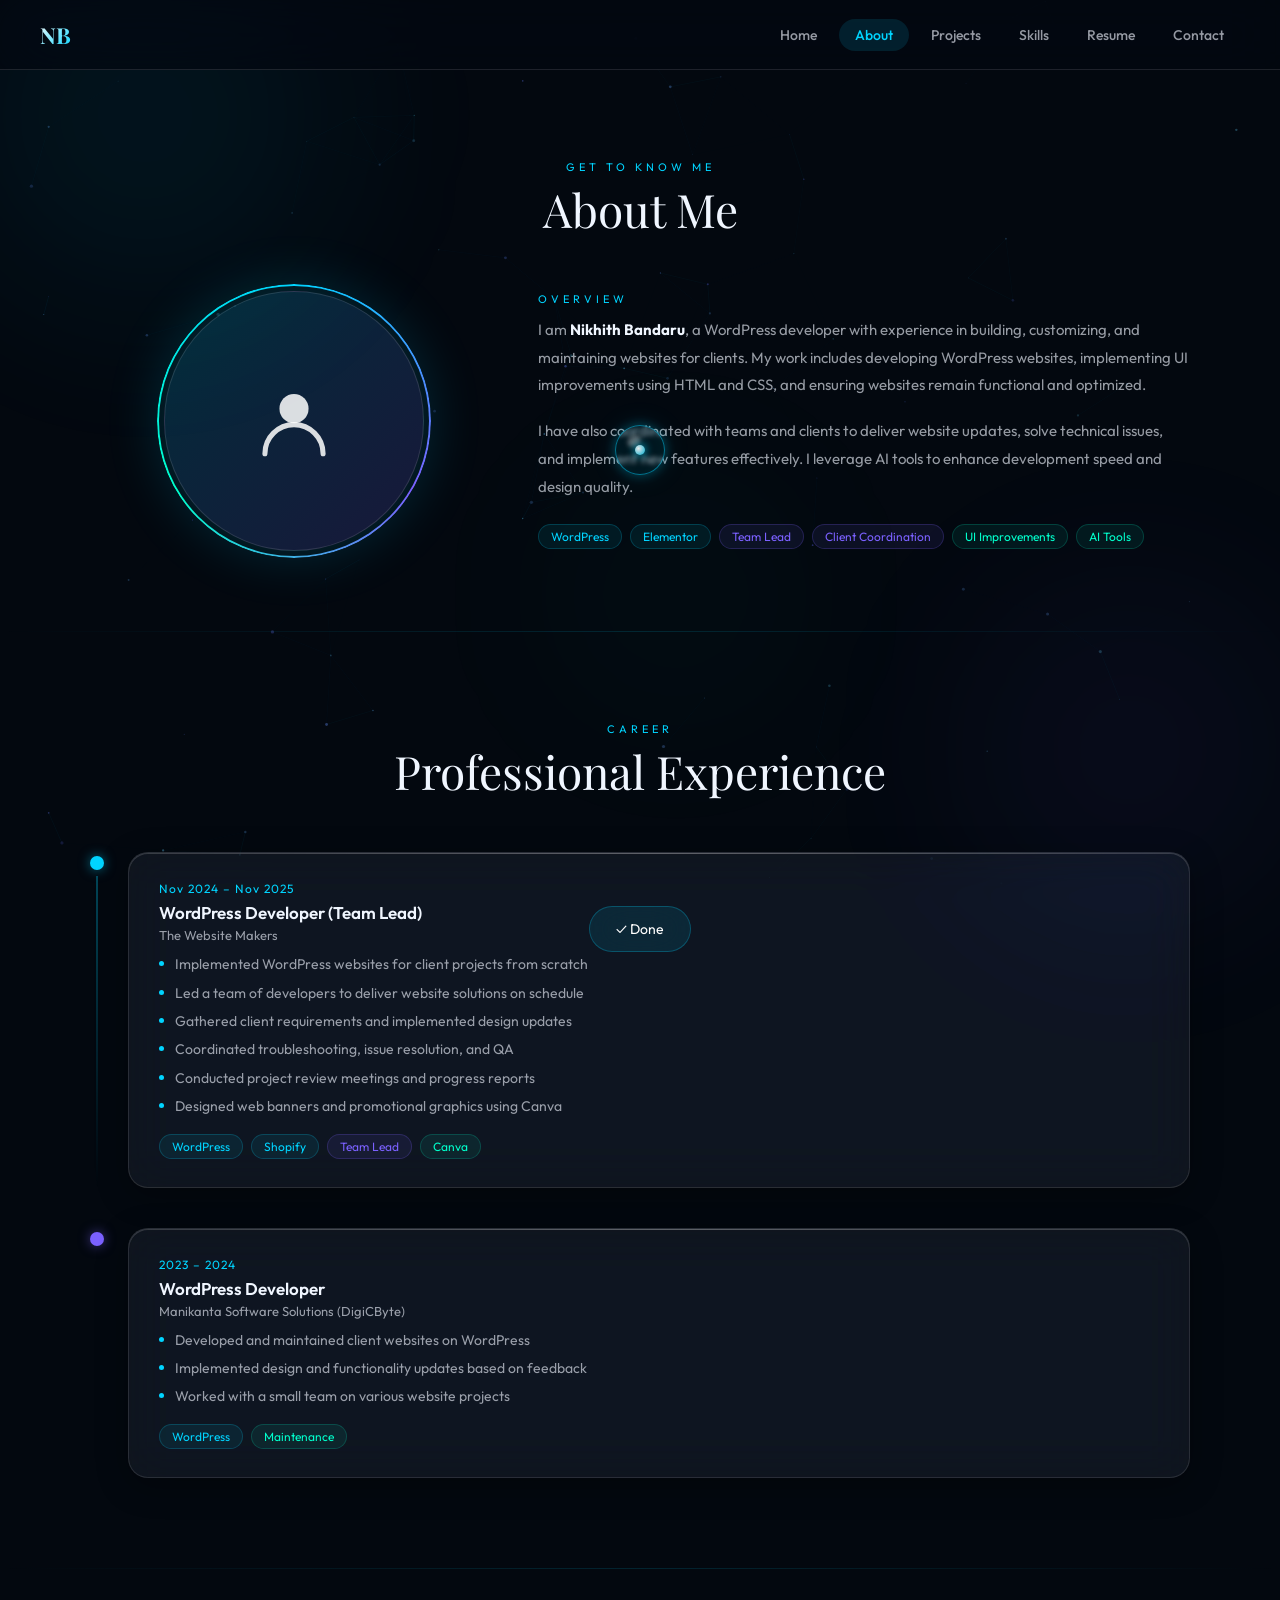
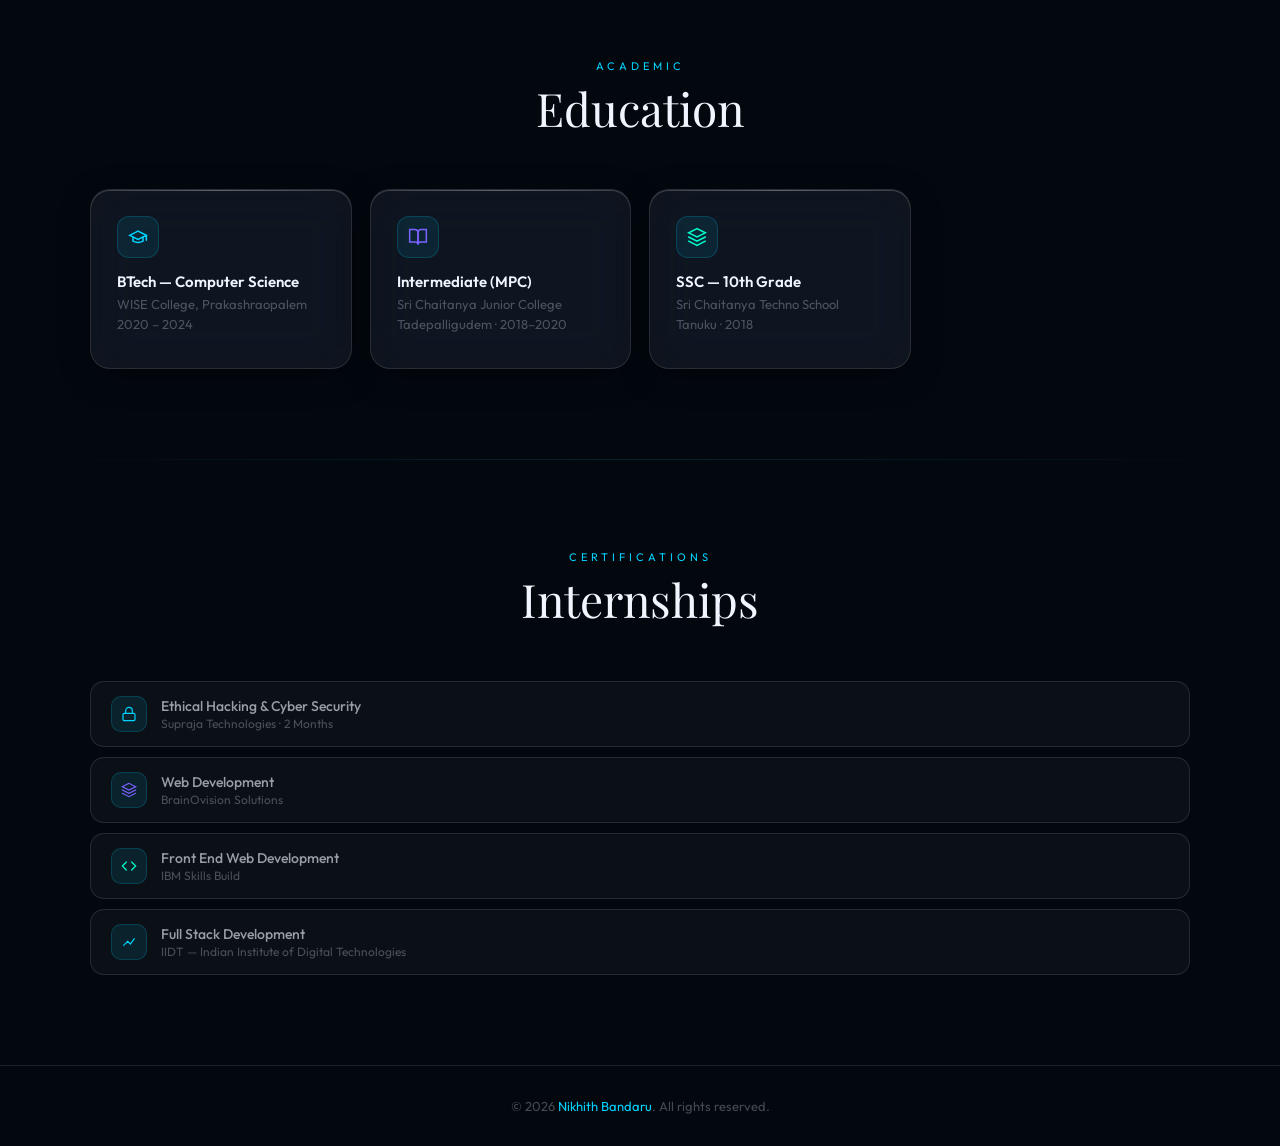
<file: about.html>
<!DOCTYPE html>
<html lang="en">
<head>
<meta charset="UTF-8">
<meta name="viewport" content="width=device-width, initial-scale=1.0">
<title>About — Nikhith Bandaru</title>
<link href="https://fonts.googleapis.com/css2?family=Playfair+Display:wght@400;700&family=Outfit:wght@300;400;500;600&display=swap" rel="stylesheet">
<link rel="stylesheet" href="style.css">
</head>
<body>
<canvas id="bgc"></canvas>
<div class="blob b1"></div><div class="blob b2"></div><div class="blob b3"></div>

<nav id="navbar">
  <a href="index.html" class="nav-logo">NB</a>
  <div class="nav-links">
    <a href="index.html">Home</a><a href="about.html">About</a><a href="projects.html">Projects</a>
    <a href="skills.html">Skills</a><a href="resume.html">Resume</a><a href="contact.html">Contact</a>
  </div>
  <div class="hamburger" id="hamburger"><span></span><span></span><span></span></div>
</nav>
<div class="mobile-nav" id="mobile-nav">
  <a href="index.html">Home</a><a href="about.html">About</a><a href="projects.html">Projects</a>
  <a href="skills.html">Skills</a><a href="resume.html">Resume</a><a href="contact.html">Contact</a>
</div>

<div id="content">

  <!-- PAGE HERO -->
  <section class="section" style="padding-bottom:20px">
    <div class="section-inner">
      <div class="section-header reveal">
        <div class="section-lbl">Get To Know Me</div>
        <h1 class="section-title">About Me</h1>
      </div>
      <div class="about-hero">
        <div class="about-img-wrap reveal">
          <div class="about-img-circle">
            <svg width="80" height="80" viewBox="0 0 110 110" fill="none">
              <circle cx="55" cy="38" r="20" fill="rgba(255,255,255,0.85)"/>
              <path d="M15 100c0-22.1 17.9-40 40-40s40 17.9 40 40" stroke="rgba(255,255,255,0.85)" stroke-width="7" stroke-linecap="round"/>
            </svg>
          </div>
        </div>
        <div class="reveal">
          <div class="section-lbl">Overview</div>
          <p style="font-size:15px;color:var(--t2);line-height:1.85;margin-bottom:18px;">
            I am <strong style="color:var(--t1)">Nikhith Bandaru</strong>, a WordPress developer with experience in building, customizing, and maintaining websites for clients. My work includes developing WordPress websites, implementing UI improvements using HTML and CSS, and ensuring websites remain functional and optimized.
          </p>
          <p style="font-size:15px;color:var(--t2);line-height:1.85;margin-bottom:24px;">
            I have also coordinated with teams and clients to deliver website updates, solve technical issues, and implement new features effectively. I leverage AI tools to enhance development speed and design quality.
          </p>
          <div class="tags">
            <span class="tag a">WordPress</span><span class="tag a">Elementor</span>
            <span class="tag b">Team Lead</span><span class="tag b">Client Coordination</span>
            <span class="tag c">UI Improvements</span><span class="tag c">AI Tools</span>
          </div>
        </div>
      </div>
    </div>
  </section>

  <div class="sdiv"></div>

  <!-- EXPERIENCE -->
  <section class="section">
    <div class="section-inner">
      <div class="section-header reveal">
        <div class="section-lbl">Career</div>
        <h2 class="section-title">Professional Experience</h2>
      </div>
      <div class="timeline">
        <div class="tl-item reveal">
          <div class="tl-left">
            <div class="tl-dot"></div>
            <div class="tl-line"></div>
          </div>
          <div class="tl-right g" style="padding:28px 30px;">
            <div class="tl-date">Nov 2024 – Nov 2025</div>
            <div class="tl-title">WordPress Developer (Team Lead)</div>
            <div class="tl-co">The Website Makers</div>
            <ul class="tl-ul">
              <li>Implemented WordPress websites for client projects from scratch</li>
              <li>Led a team of developers to deliver website solutions on schedule</li>
              <li>Gathered client requirements and implemented design updates</li>
              <li>Coordinated troubleshooting, issue resolution, and QA</li>
              <li>Conducted project review meetings and progress reports</li>
              <li>Designed web banners and promotional graphics using Canva</li>
            </ul>
            <div class="tags" style="margin-top:16px;">
              <span class="tag a">WordPress</span><span class="tag a">Shopify</span>
              <span class="tag b">Team Lead</span><span class="tag c">Canva</span>
            </div>
          </div>
        </div>
        <div class="tl-item reveal">
          <div class="tl-left">
            <div class="tl-dot" style="background:var(--c2);box-shadow:0 0 12px rgba(123,97,255,.5)"></div>
          </div>
          <div class="tl-right g" style="padding:28px 30px;">
            <div class="tl-date">2023 – 2024</div>
            <div class="tl-title">WordPress Developer</div>
            <div class="tl-co">Manikanta Software Solutions (DigiCByte)</div>
            <ul class="tl-ul">
              <li>Developed and maintained client websites on WordPress</li>
              <li>Implemented design and functionality updates based on feedback</li>
              <li>Worked with a small team on various website projects</li>
            </ul>
            <div class="tags" style="margin-top:16px;">
              <span class="tag a">WordPress</span><span class="tag c">Maintenance</span>
            </div>
          </div>
        </div>
      </div>
    </div>
  </section>

  <div class="sdiv"></div>

  <!-- EDUCATION -->
  <section class="section">
    <div class="section-inner">
      <div class="section-header reveal">
        <div class="section-lbl">Academic</div>
        <h2 class="section-title">Education</h2>
      </div>
      <div class="ed-grid">
        <div class="g ed-card reveal">
          <div class="ed-icon"><svg width="20" height="20" viewBox="0 0 24 24" fill="none" stroke="var(--c1)" stroke-width="1.8" stroke-linecap="round"><path d="M22 10v6M2 10l10-5 10 5-10 5z"/><path d="M6 12v5c3.33 1.67 8.67 1.67 12 0v-5"/></svg></div>
          <div class="ed-name">BTech — Computer Science</div>
          <div class="ed-inst">WISE College, Prakashraopalem<br>2020 – 2024</div>
        </div>
        <div class="g ed-card reveal">
          <div class="ed-icon"><svg width="20" height="20" viewBox="0 0 24 24" fill="none" stroke="var(--c2)" stroke-width="1.8" stroke-linecap="round"><path d="M2 3h6a4 4 0 014 4v14a3 3 0 00-3-3H2z"/><path d="M22 3h-6a4 4 0 00-4 4v14a3 3 0 013-3h7z"/></svg></div>
          <div class="ed-name">Intermediate (MPC)</div>
          <div class="ed-inst">Sri Chaitanya Junior College<br>Tadepalligudem · 2018–2020</div>
        </div>
        <div class="g ed-card reveal">
          <div class="ed-icon"><svg width="20" height="20" viewBox="0 0 24 24" fill="none" stroke="var(--c3)" stroke-width="1.8" stroke-linecap="round"><path d="M12 2L2 7l10 5 10-5z"/><path d="M2 17l10 5 10-5"/><path d="M2 12l10 5 10-5"/></svg></div>
          <div class="ed-name">SSC — 10th Grade</div>
          <div class="ed-inst">Sri Chaitanya Techno School<br>Tanuku · 2018</div>
        </div>
      </div>
    </div>
  </section>

  <div class="sdiv"></div>

  <!-- INTERNSHIPS -->
  <section class="section">
    <div class="section-inner">
      <div class="section-header reveal">
        <div class="section-lbl">Certifications</div>
        <h2 class="section-title">Internships</h2>
      </div>
      <div class="int-list reveal">
        <div class="int-item">
          <div class="int-ico"><svg width="16" height="16" viewBox="0 0 24 24" fill="none" stroke="var(--c1)" stroke-width="1.8" stroke-linecap="round"><rect x="3" y="11" width="18" height="11" rx="2"/><path d="M7 11V7a5 5 0 0110 0v4"/></svg></div>
          <div class="int-txt">Ethical Hacking &amp; Cyber Security<small>Supraja Technologies · 2 Months</small></div>
        </div>
        <div class="int-item">
          <div class="int-ico"><svg width="16" height="16" viewBox="0 0 24 24" fill="none" stroke="var(--c2)" stroke-width="1.8" stroke-linecap="round"><path d="M12 2L2 7l10 5 10-5z"/><path d="M2 17l10 5 10-5M2 12l10 5 10-5"/></svg></div>
          <div class="int-txt">Web Development<small>BrainOvision Solutions</small></div>
        </div>
        <div class="int-item">
          <div class="int-ico"><svg width="16" height="16" viewBox="0 0 24 24" fill="none" stroke="var(--c3)" stroke-width="1.8" stroke-linecap="round"><polyline points="16,18 22,12 16,6"/><polyline points="8,6 2,12 8,18"/></svg></div>
          <div class="int-txt">Front End Web Development<small>IBM Skills Build</small></div>
        </div>
        <div class="int-item">
          <div class="int-ico"><svg width="16" height="16" viewBox="0 0 24 24" fill="none" stroke="var(--c1)" stroke-width="1.8" stroke-linecap="round"><path d="M4 17l6-6 4 4 6-8"/></svg></div>
          <div class="int-txt">Full Stack Development<small>IIDT — Indian Institute of Digital Technologies</small></div>
        </div>
      </div>
    </div>
  </section>

</div>
<footer><p>© 2026 <span>Nikhith Bandaru</span>. All rights reserved.</p></footer>
<div id="toast">✓ Done</div>
<script src="script.js"></script>
</body>
</html>
</file>
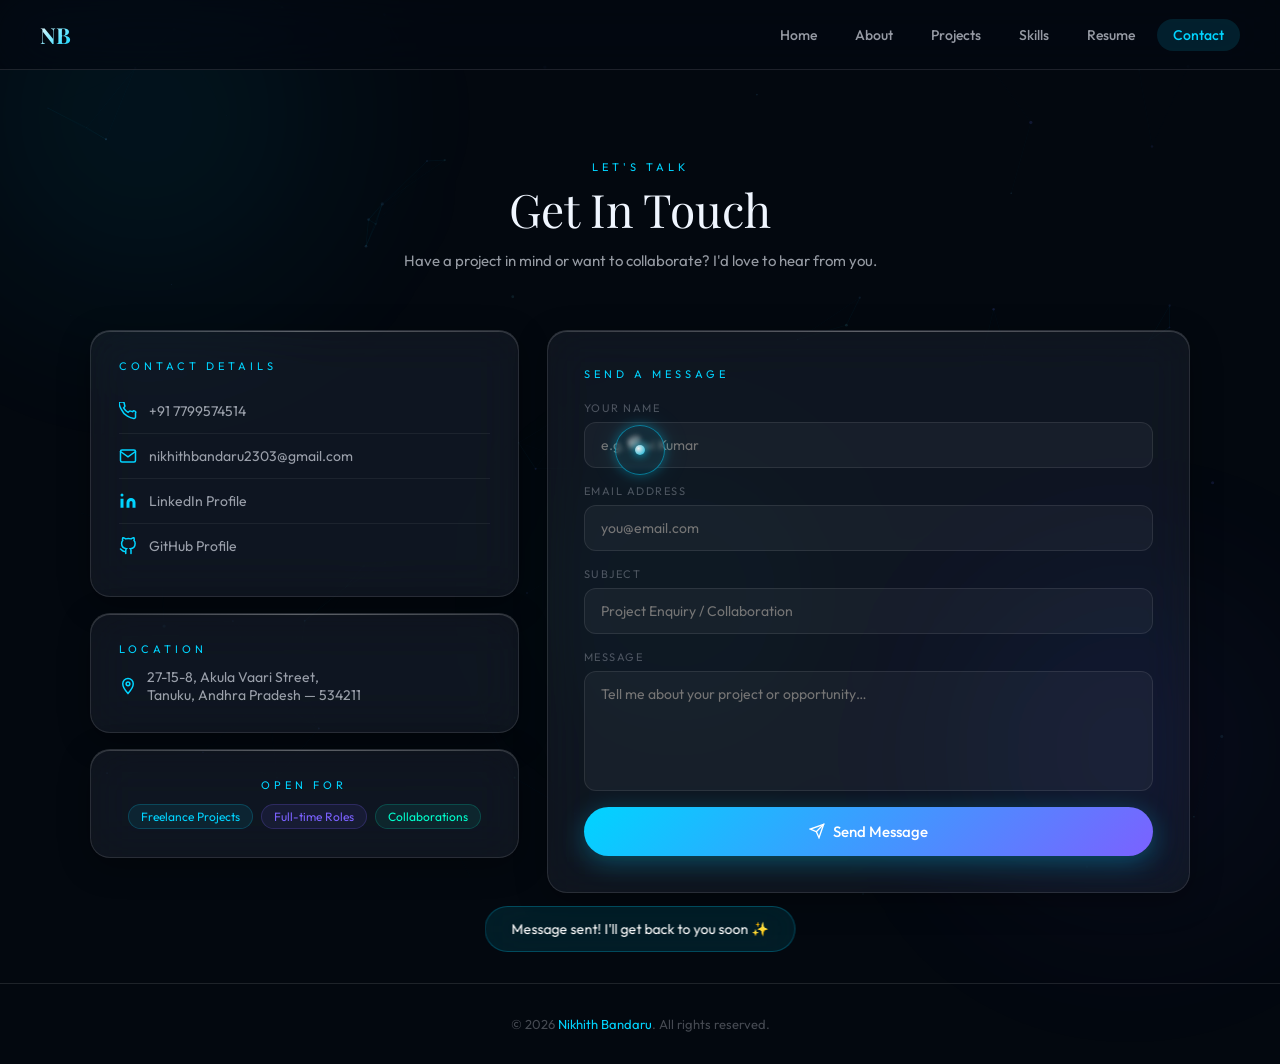
<file: contact.html>
<!DOCTYPE html>
<html lang="en">
<head>
<meta charset="UTF-8">
<meta name="viewport" content="width=device-width, initial-scale=1.0">
<title>Contact — Nikhith Bandaru</title>
<link href="https://fonts.googleapis.com/css2?family=Playfair+Display:wght@400;700&family=Outfit:wght@300;400;500;600&display=swap" rel="stylesheet">
<link rel="stylesheet" href="style.css">
</head>
<body>
<canvas id="bgc"></canvas>
<div class="blob b1"></div><div class="blob b2"></div><div class="blob b3"></div>

<nav id="navbar">
  <a href="index.html" class="nav-logo">NB</a>
  <div class="nav-links">
    <a href="index.html">Home</a><a href="about.html">About</a><a href="projects.html">Projects</a>
    <a href="skills.html">Skills</a><a href="resume.html">Resume</a><a href="contact.html">Contact</a>
  </div>
  <div class="hamburger" id="hamburger"><span></span><span></span><span></span></div>
</nav>
<div class="mobile-nav" id="mobile-nav">
  <a href="index.html">Home</a><a href="about.html">About</a><a href="projects.html">Projects</a>
  <a href="skills.html">Skills</a><a href="resume.html">Resume</a><a href="contact.html">Contact</a>
</div>

<div id="content">
  <section class="section">
    <div class="section-inner">
      <div class="section-header reveal">
        <div class="section-lbl">Let's Talk</div>
        <h1 class="section-title">Get In Touch</h1>
        <p class="section-sub">Have a project in mind or want to collaborate? I'd love to hear from you.</p>
      </div>

      <div class="contact-grid">

        <!-- Info -->
        <div class="contact-info">

          <div class="g contact-info-card reveal">
            <div class="section-lbl" style="margin-bottom:16px;">Contact Details</div>
            <a href="tel:+917799574514" class="contact-link">
              <svg viewBox="0 0 24 24" fill="none" stroke="currentColor" stroke-width="2" stroke-linecap="round"><path d="M22 16.92v3a2 2 0 01-2.18 2 19.79 19.79 0 01-8.63-3.07A19.5 19.5 0 013.07 9.81 19.79 19.79 0 01.01 1.21 2 2 0 012 .01h3a2 2 0 012 1.72 12.84 12.84 0 00.7 2.81 2 2 0 01-.45 2.11L6.09 7.91a16 16 0 006 6l1.27-1.27a2 2 0 012.11-.45 12.84 12.84 0 002.81.7A2 2 0 0122 14.92z"/></svg>
              +91 7799574514
            </a>
            <a href="mailto:nikhithbandaru2303@gmail.com" class="contact-link">
              <svg viewBox="0 0 24 24" fill="none" stroke="currentColor" stroke-width="2" stroke-linecap="round"><path d="M4 4h16c1.1 0 2 .9 2 2v12c0 1.1-.9 2-2 2H4c-1.1 0-2-.9-2-2V6c0-1.1.9-2 2-2z"/><polyline points="22,6 12,13 2,6"/></svg>
              nikhithbandaru2303@gmail.com
            </a>
            <a href="https://www.linkedin.com/in/bandaru-nikhith-1511892a4/" target="_blank" class="contact-link">
              <svg viewBox="0 0 24 24" fill="currentColor" style="color:var(--c1)"><path d="M16 8a6 6 0 016 6v7h-4v-7a2 2 0 00-2-2 2 2 0 00-2 2v7h-4v-7a6 6 0 016-6zM2 9h4v12H2z"/><circle cx="4" cy="4" r="2"/></svg>
              LinkedIn Profile
            </a>
            <a href="https://github.com/NikhithBandaru23" target="_blank" class="contact-link">
              <svg viewBox="0 0 24 24" fill="none" stroke="currentColor" stroke-width="2" stroke-linecap="round"><path d="M9 19c-5 1.5-5-2.5-7-3m14 6v-3.87a3.37 3.37 0 00-.94-2.61c3.14-.35 6.44-1.54 6.44-7A5.44 5.44 0 0020 4.77A5.07 5.07 0 0019.91 1S18.73.65 16 2.48a13.38 13.38 0 00-7 0C6.27.65 5.09 1 5.09 1A5.07 5.07 0 005 4.77a5.44 5.44 0 00-1.5 3.78c0 5.42 3.3 6.61 6.44 7A3.37 3.37 0 009 18.13V22"/></svg>
              GitHub Profile
            </a>
          </div>

          <div class="g contact-info-card reveal" style="padding:28px;">
            <div class="section-lbl" style="margin-bottom:12px;">Location</div>
            <div style="display:flex;align-items:center;gap:10px;font-size:14px;color:var(--t2);">
              <svg width="18" height="18" viewBox="0 0 24 24" fill="none" stroke="var(--c1)" stroke-width="2" stroke-linecap="round"><path d="M12 2C8.13 2 5 5.13 5 9c0 5.25 7 13 7 13s7-7.75 7-13c0-3.87-3.13-7-7-7z"/><circle cx="12" cy="9" r="2.5"/></svg>
              27-15-8, Akula Vaari Street,<br>Tanuku, Andhra Pradesh — 534211
            </div>
          </div>

          <div class="g contact-info-card reveal" style="padding:28px;text-align:center;">
            <div class="section-lbl" style="margin-bottom:12px;">Open For</div>
            <div class="tags" style="justify-content:center;">
              <span class="tag a">Freelance Projects</span>
              <span class="tag b">Full-time Roles</span>
              <span class="tag c">Collaborations</span>
            </div>
          </div>

        </div>

        <!-- Form -->
        <div class="g contact-form-card reveal">
          <div class="section-lbl" style="margin-bottom:20px;">Send a Message</div>
          <form id="contact-form">
            <div class="form-group">
              <label class="form-label">Your Name</label>
              <input type="text" class="form-input" placeholder="e.g. Ravi Kumar" required>
            </div>
            <div class="form-group">
              <label class="form-label">Email Address</label>
              <input type="email" class="form-input" placeholder="you@email.com" required>
            </div>
            <div class="form-group">
              <label class="form-label">Subject</label>
              <input type="text" class="form-input" placeholder="Project Enquiry / Collaboration">
            </div>
            <div class="form-group">
              <label class="form-label">Message</label>
              <textarea class="form-textarea" placeholder="Tell me about your project or opportunity…" required></textarea>
            </div>
            <button type="submit" class="btn-primary" style="width:100%;justify-content:center;font-size:15px;padding:15px;">
              <svg width="16" height="16" viewBox="0 0 24 24" fill="none" stroke="currentColor" stroke-width="2" stroke-linecap="round"><line x1="22" y1="2" x2="11" y2="13"/><polygon points="22,2 15,22 11,13 2,9 22,2"/></svg>
              Send Message
            </button>
          </form>
        </div>

      </div>
    </div>
  </section>
</div>

<footer><p>© 2026 <span>Nikhith Bandaru</span>. All rights reserved.</p></footer>
<div id="toast">Message sent! I'll get back to you soon ✨</div>
<script src="script.js"></script>
</body>
</html>
</file>
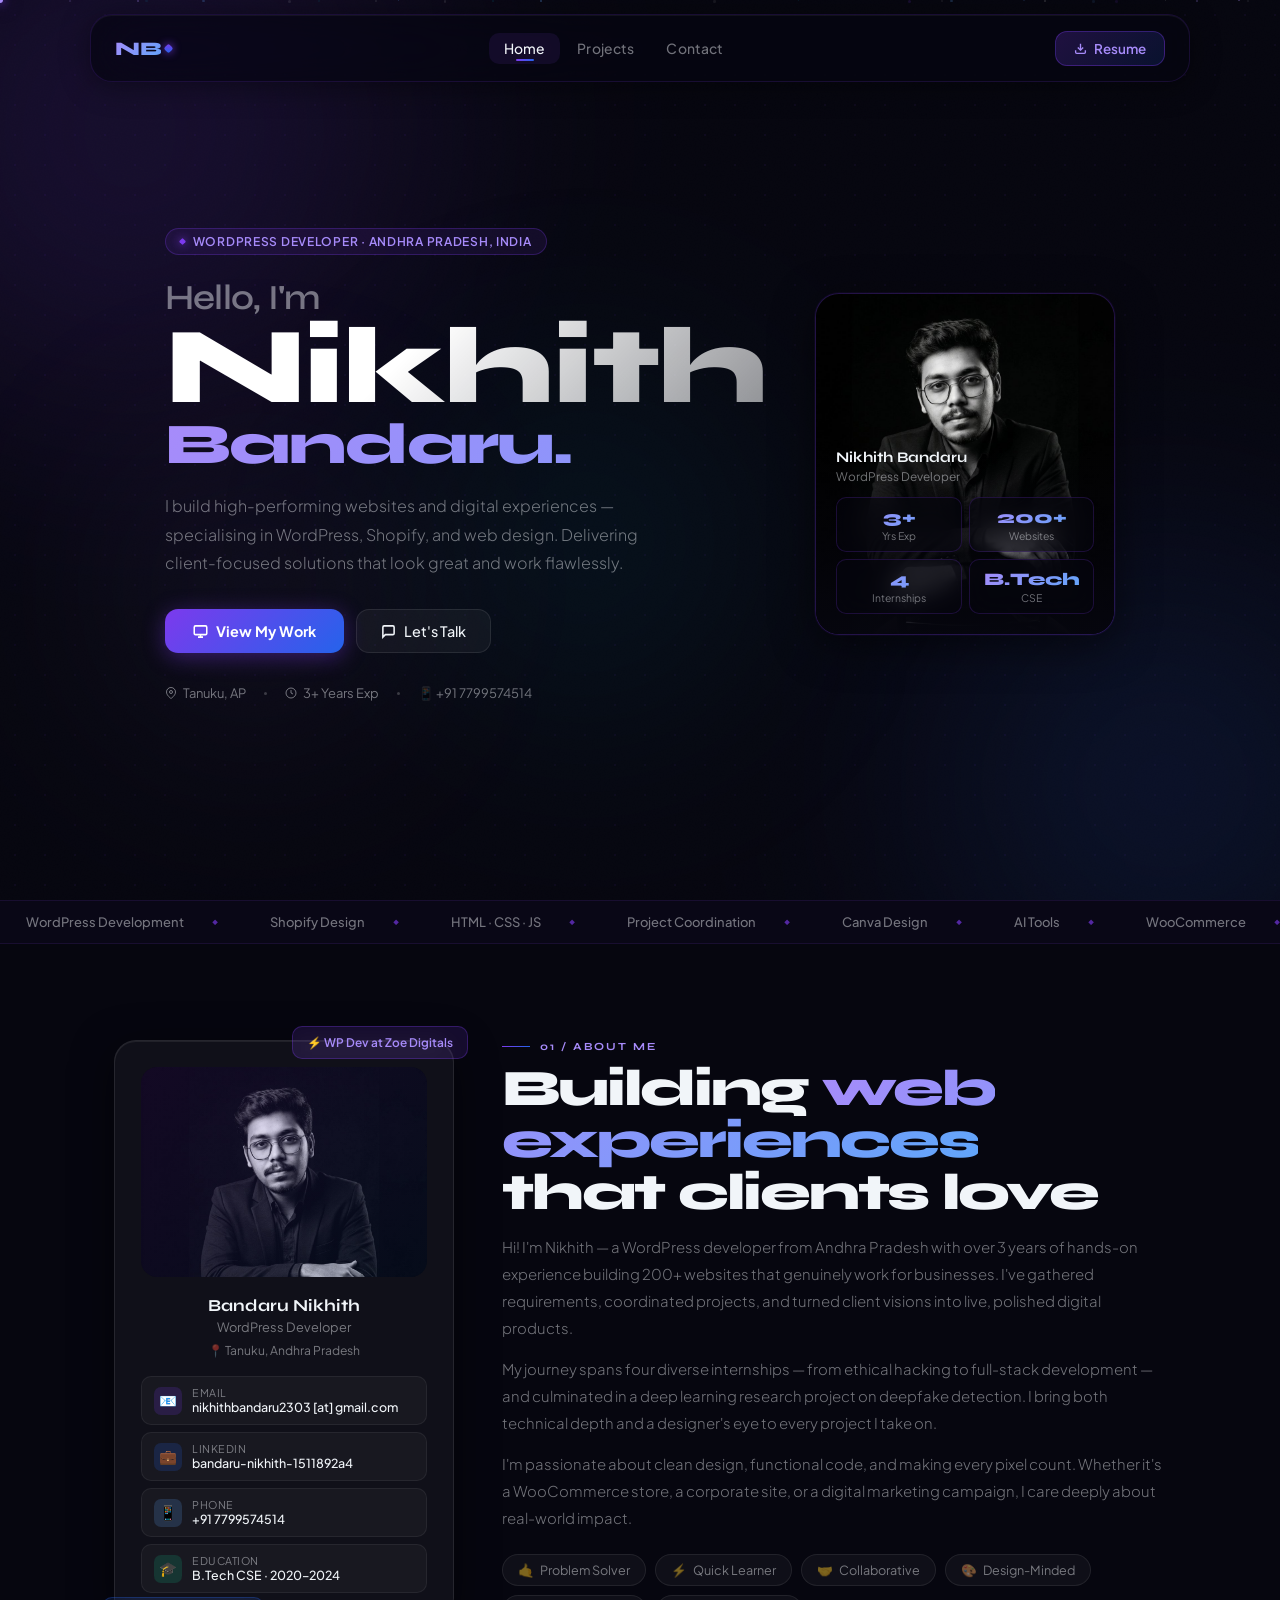
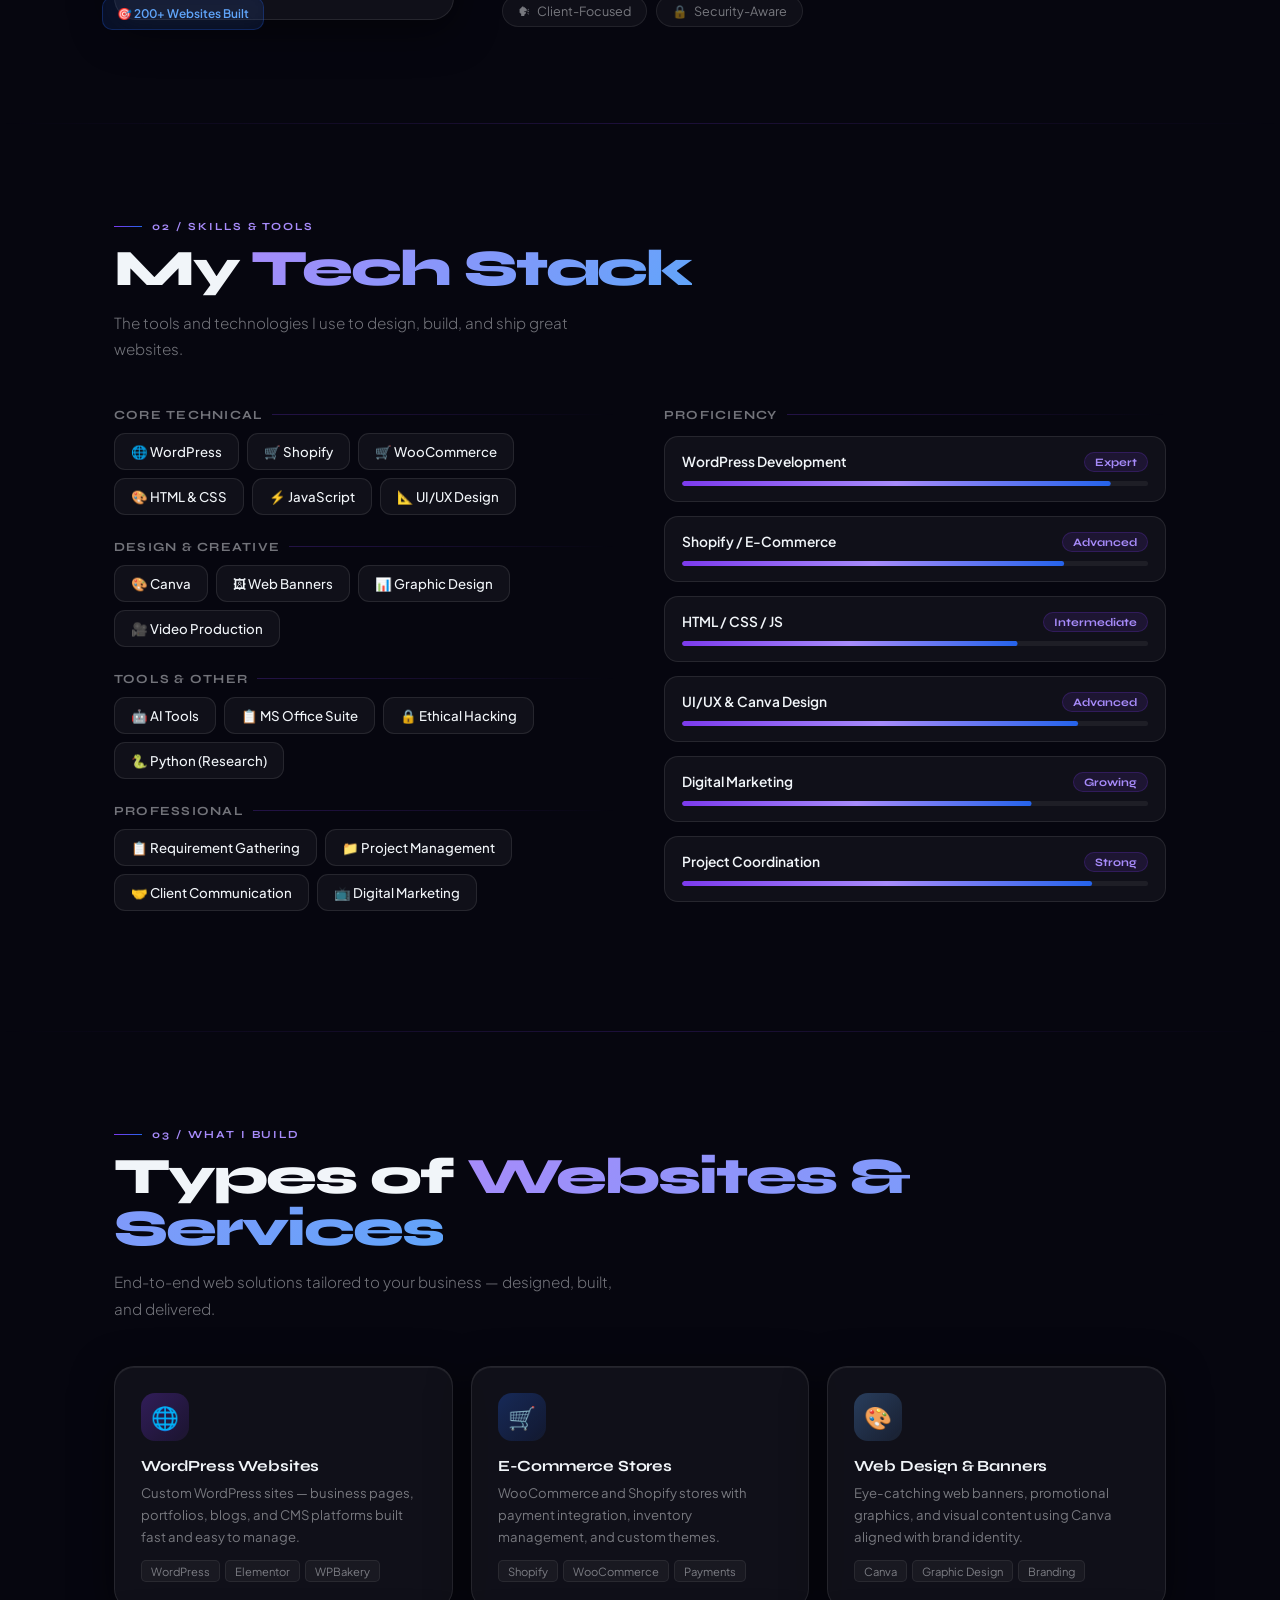
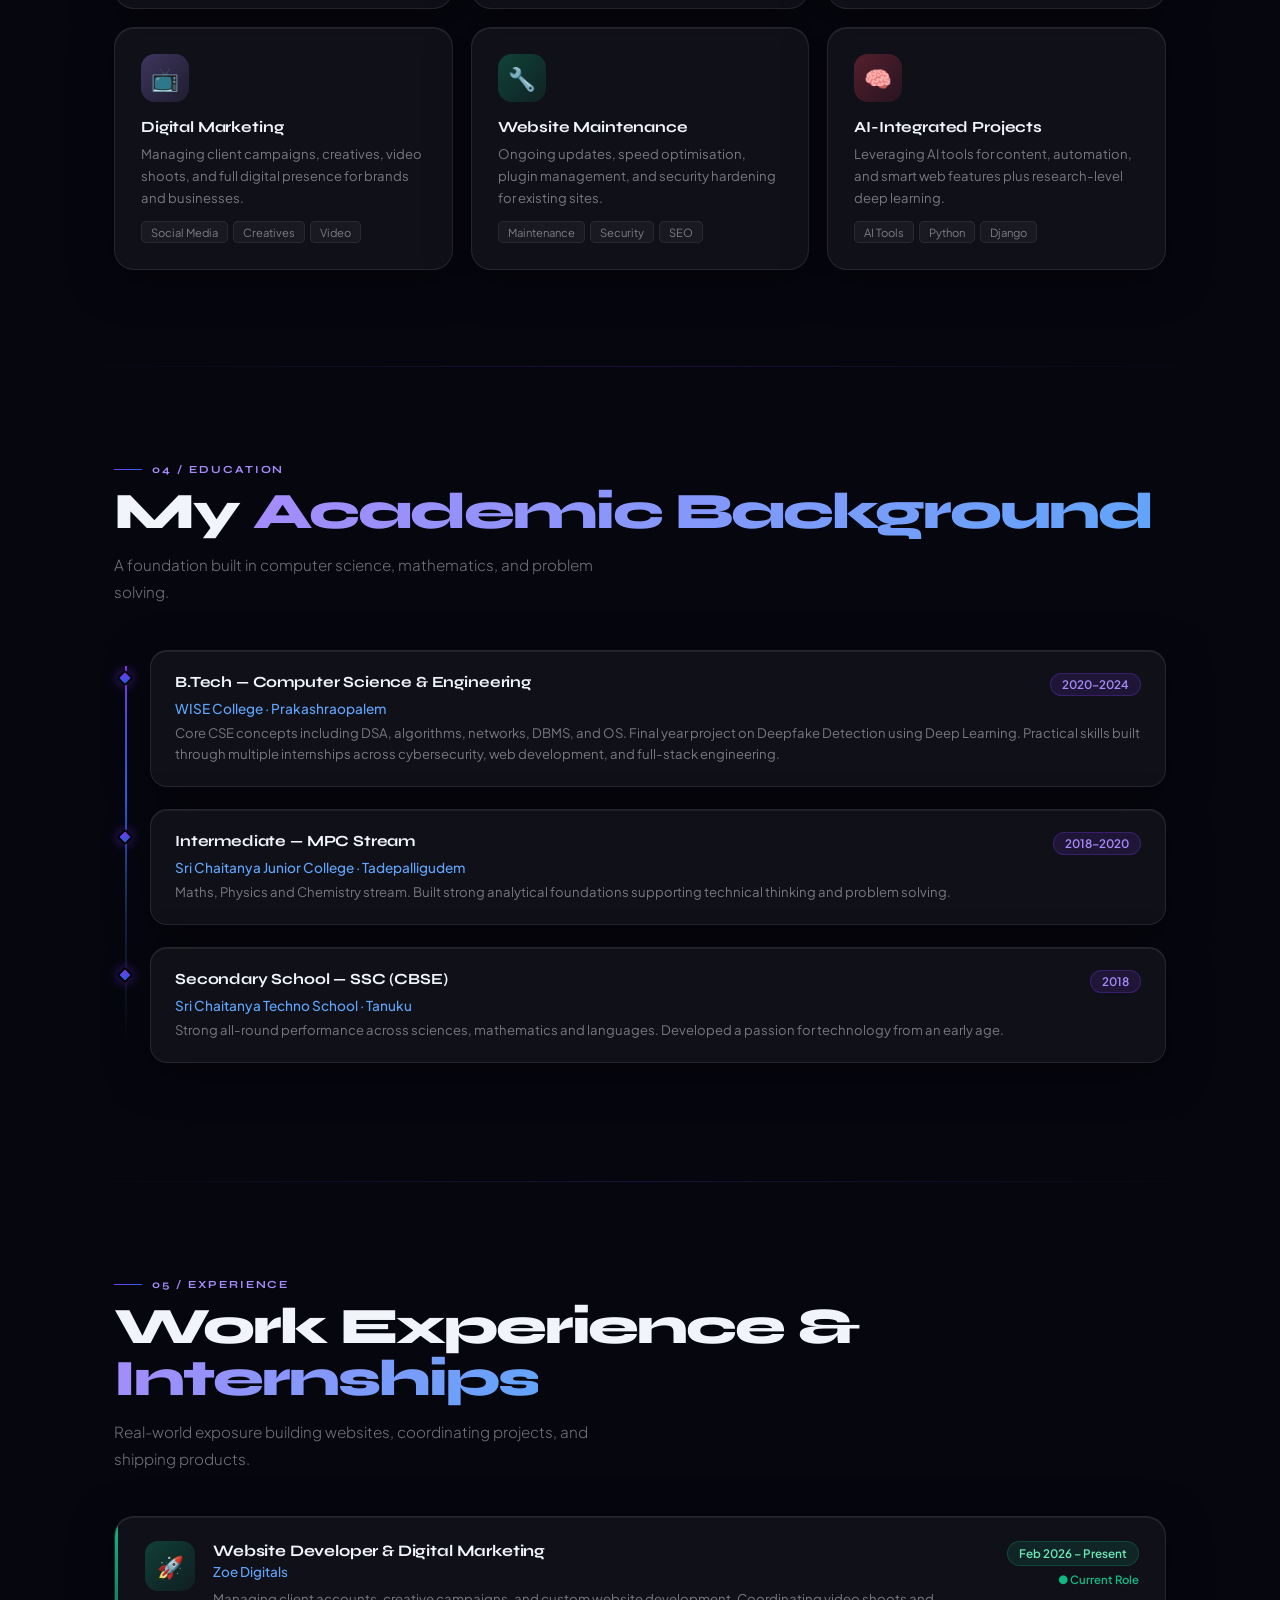
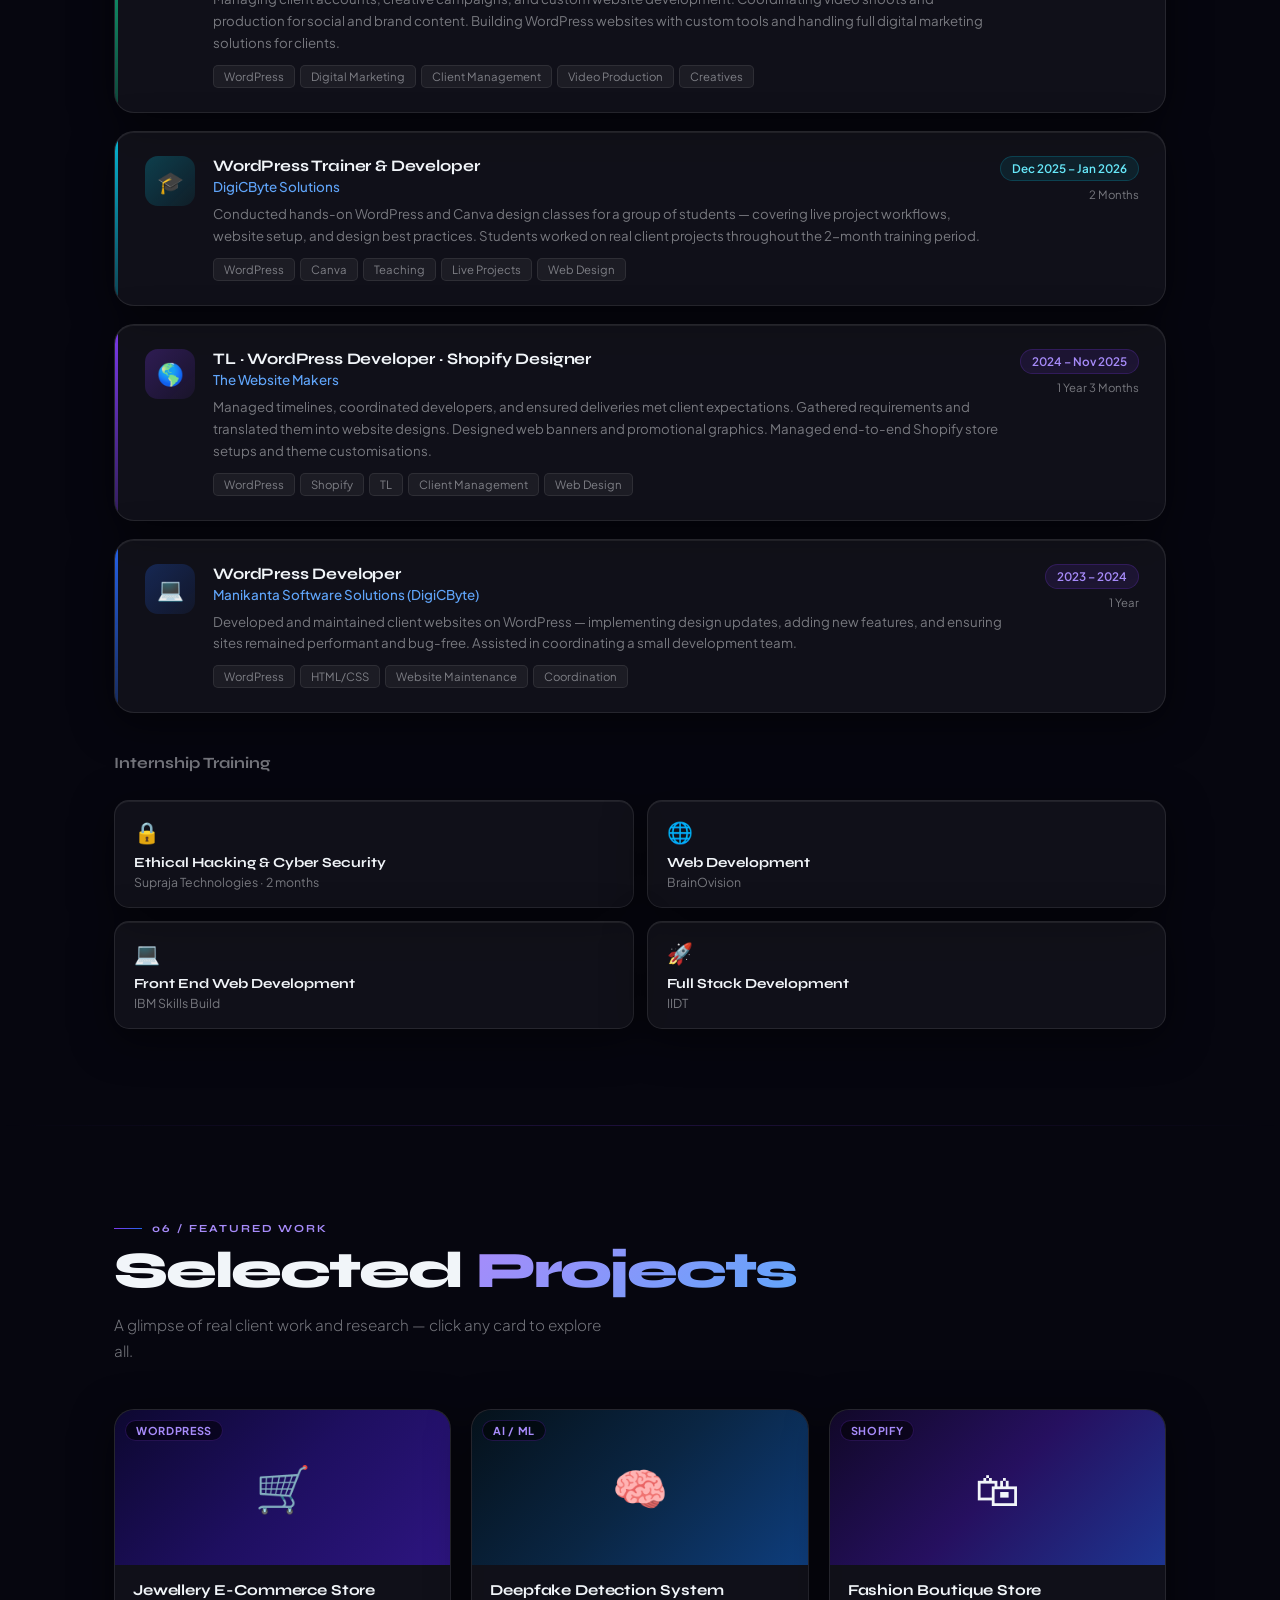
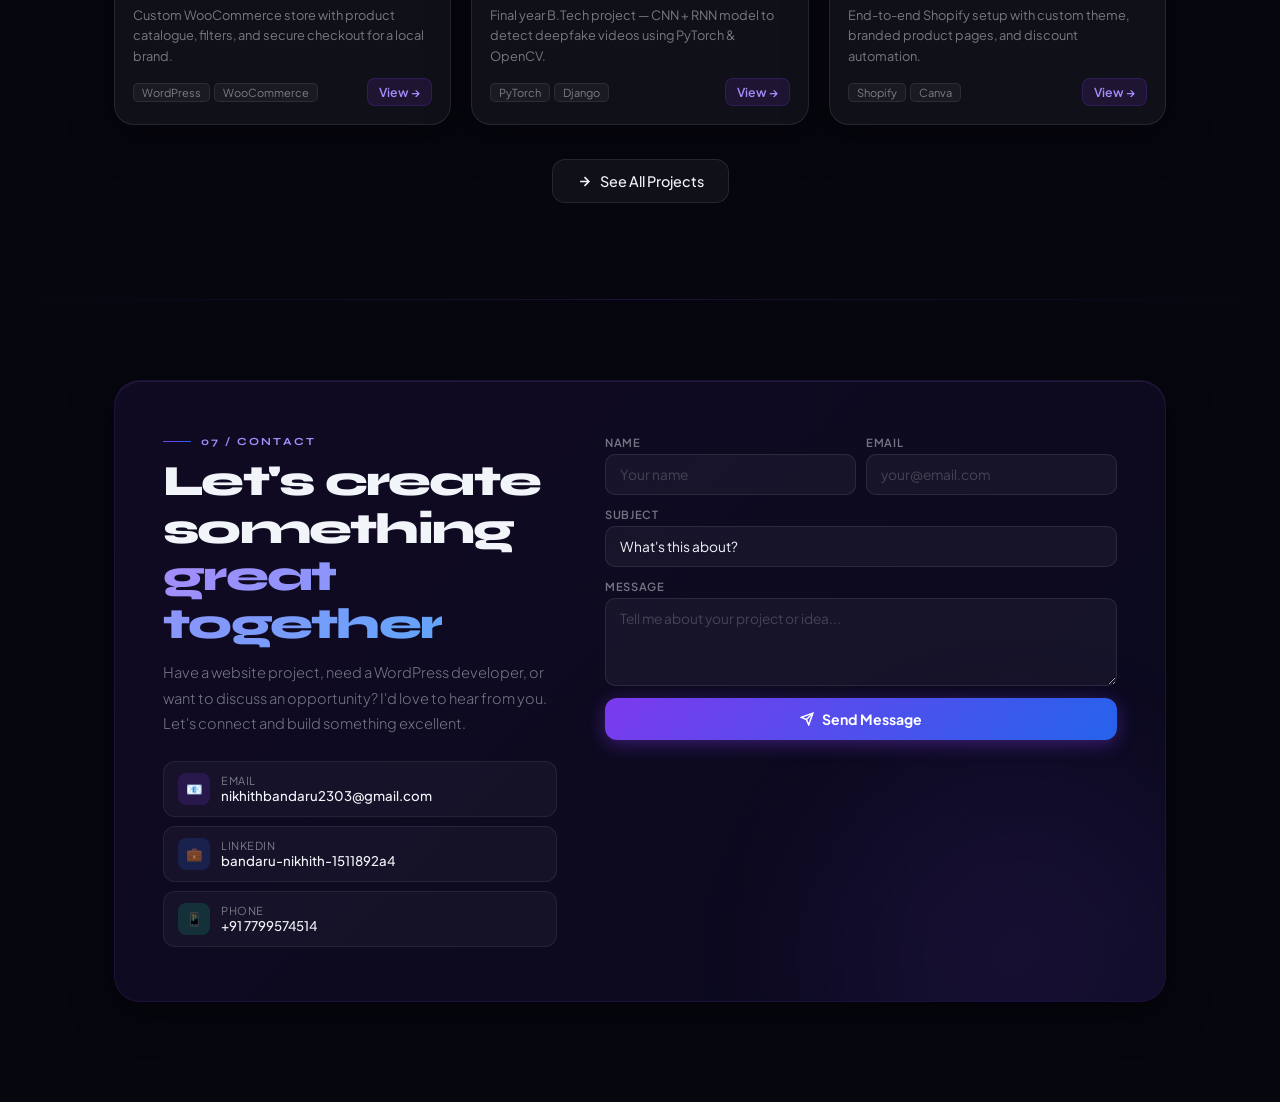
<file: portfolio.html>
<!DOCTYPE html>
<html lang="en">
<head>
<meta charset="UTF-8"/>
<meta name="viewport" content="width=device-width,initial-scale=1.0"/>
<title>Nikhith Bandaru — WordPress Developer</title>
<link rel="preconnect" href="https://fonts.googleapis.com"/>
<link rel="preconnect" href="https://fonts.gstatic.com" crossorigin/>
<link href="https://fonts.googleapis.com/css2?family=Syne:wght@400;600;700;800&family=Plus+Jakarta+Sans:wght@300;400;500;600&display=swap" rel="stylesheet"/>
<style>
:root{
  --bg:#06060f;
  --v1:#7C3AED;--v2:#A78BFA;--v3:#C4B5FD;
  --b1:#2563EB;--b2:#60A5FA;
  --em:#10B981;--rose:#F43F5E;--cyan:#06B6D4;
  --gb:rgba(255,255,255,.042);--gbd:rgba(255,255,255,.09);
  --gs:0 10px 40px rgba(0,0,0,.5),inset 0 1px 0 rgba(255,255,255,.07);
  --blur:blur(22px) saturate(170%);
  --txt:#F1F5F9;--mut:rgba(241,245,249,.46);
  --nh:68px;--fd:'Syne',sans-serif;--fb:'Plus Jakarta Sans',sans-serif;
}
*,*::before,*::after{box-sizing:border-box;margin:0;padding:0}
html{scroll-behavior:smooth}
body{font-family:var(--fb);background:var(--bg);color:var(--txt);overflow-x:hidden;cursor:none}
*{cursor:none!important}
a{color:inherit;text-decoration:none}
button{font-family:var(--fb)}

/* ── CURSOR ── */
#cur-outer{position:fixed;top:0;left:0;pointer-events:none;z-index:99999;will-change:transform}
#cur-outer svg{display:block;overflow:visible}
#cur-inner{position:fixed;top:0;left:0;pointer-events:none;z-index:99999;will-change:transform}
#cur-inner::after{content:'';position:absolute;width:6px;height:6px;background:var(--v2);border-radius:50%;top:-3px;left:-3px;box-shadow:0 0 10px var(--v1),0 0 20px rgba(124,58,237,.5)}
.rw{position:fixed;inset:0;pointer-events:none;z-index:99990}
.rpl{position:absolute;border-radius:50%;background:rgba(124,58,237,.25);transform:translate(-50%,-50%) scale(0);animation:rO .6s ease-out forwards;pointer-events:none}
@keyframes rO{to{transform:translate(-50%,-50%) scale(18);opacity:0}}

/* ── BG ── */
.bgw{position:fixed;inset:0;z-index:0;pointer-events:none;overflow:hidden}
.bgw::before{content:'';position:absolute;inset:0;background-image:radial-gradient(circle,rgba(124,58,237,.06) 1px,transparent 1px);background-size:30px 30px;animation:gd 35s linear infinite}
@keyframes gd{0%{background-position:0 0}100%{background-position:30px 30px}}
.bgw::after{content:'';position:absolute;inset:0;opacity:.4;background-image:url("data:image/svg+xml,%3Csvg xmlns='http://www.w3.org/2000/svg' width='300' height='300'%3E%3Cfilter id='n'%3E%3CfeTurbulence type='fractalNoise' baseFrequency='.65' numOctaves='3' stitchTiles='stitch'/%3E%3C/filter%3E%3Crect width='300' height='300' filter='url(%23n)' opacity='.04'/%3E%3C/svg%3E")}
.orb{position:absolute;border-radius:50%;filter:blur(110px);animation:orbA 24s ease-in-out infinite alternate}
.ob1{width:700px;height:700px;background:radial-gradient(circle,rgba(124,58,237,.18),transparent);top:-220px;left:-220px;animation-duration:22s}
.ob2{width:550px;height:550px;background:radial-gradient(circle,rgba(37,99,235,.16),transparent);bottom:-160px;right:-160px;animation-duration:27s;animation-delay:-8s}
.ob3{width:400px;height:400px;background:radial-gradient(circle,rgba(6,182,212,.1),transparent);top:38%;left:30%;animation-duration:30s;animation-delay:-15s}
.ob4{width:300px;height:300px;background:radial-gradient(circle,rgba(167,139,250,.12),transparent);bottom:18%;left:8%;animation-duration:21s;animation-delay:-5s}
@keyframes orbA{0%{transform:translate(0,0) scale(1)}50%{transform:translate(38px,-52px) scale(1.07)}100%{transform:translate(-22px,32px) scale(.94)}}
#spb{position:fixed;top:0;left:0;height:3px;background:linear-gradient(90deg,var(--v1),var(--b1),var(--cyan));z-index:9999;width:0;border-radius:0 4px 4px 0;box-shadow:0 0 8px rgba(124,58,237,.5)}
.ptw{position:fixed;inset:0;pointer-events:none;z-index:0}
.pt{position:absolute;border-radius:50%;animation:ptR linear infinite}
@keyframes ptR{0%{transform:translateY(100vh) scale(1);opacity:0}10%{opacity:1}90%{opacity:.3}100%{transform:translateY(-60px) scale(.3);opacity:0}}
#toast{position:fixed;bottom:24px;right:24px;padding:12px 20px;border-radius:13px;background:rgba(16,185,129,.12);backdrop-filter:blur(16px);border:1px solid rgba(16,185,129,.28);color:#6ee7b7;font-size:.85rem;font-weight:500;z-index:9999;display:flex;align-items:center;gap:9px;transform:translateY(80px);opacity:0;transition:all .4s cubic-bezier(.34,1.56,.64,1);pointer-events:none}
#toast.show{transform:translateY(0);opacity:1}

/* ── NAV ── */
nav{position:fixed;top:14px;left:50%;transform:translateX(-50%);z-index:1000;width:calc(100% - 36px);max-width:1100px;height:var(--nh);border-radius:22px;background:rgba(6,6,15,.75);backdrop-filter:blur(30px) saturate(200%);-webkit-backdrop-filter:blur(30px) saturate(200%);border:1px solid rgba(124,58,237,.16);box-shadow:0 4px 30px rgba(0,0,0,.4),inset 0 1px 0 rgba(255,255,255,.05);display:flex;align-items:center;padding:0 24px;gap:8px;animation:navIn .8s cubic-bezier(.16,1,.3,1) both}
@keyframes navIn{from{opacity:0;transform:translateX(-50%) translateY(-20px)}to{opacity:1;transform:translateX(-50%) translateY(0)}}
.nlogo{font-family:var(--fd);font-weight:800;font-size:1.2rem;letter-spacing:-.02em;display:flex;align-items:center;gap:4px;flex-shrink:0}
.nlogo span{background:linear-gradient(135deg,var(--v2),var(--b2));-webkit-background-clip:text;-webkit-text-fill-color:transparent;background-clip:text}
.nlogo-d{width:7px;height:7px;border-radius:2px;background:linear-gradient(135deg,var(--v1),var(--b1));box-shadow:0 0 8px var(--v1);animation:pulse 2s ease-in-out infinite;transform:rotate(45deg);flex-shrink:0}
@keyframes pulse{0%,100%{opacity:1;transform:rotate(45deg) scale(1)}50%{opacity:.5;transform:rotate(45deg) scale(1.6)}}
.nlinks{display:flex;align-items:center;gap:2px;margin:0 auto;list-style:none}
.nlinks a{display:block;padding:7px 15px;border-radius:10px;color:var(--mut);font-size:.87rem;font-weight:500;transition:all .22s;position:relative;letter-spacing:.01em}
.nlinks a:hover,.nlinks a.act{color:var(--txt);background:rgba(124,58,237,.1)}
.nlinks a.act::after{content:'';position:absolute;bottom:3px;left:50%;transform:translateX(-50%);width:18px;height:2px;border-radius:2px;background:linear-gradient(90deg,var(--v1),var(--b1))}
.nresume{display:flex;align-items:center;gap:7px;padding:8px 18px;border-radius:12px;background:linear-gradient(135deg,rgba(124,58,237,.22),rgba(37,99,235,.14));border:1px solid rgba(124,58,237,.35);color:var(--v2);font-size:.84rem;font-weight:600;flex-shrink:0;transition:all .3s cubic-bezier(.34,1.56,.64,1);position:relative;overflow:hidden}
.nresume::before{content:'';position:absolute;inset:0;background:linear-gradient(135deg,rgba(124,58,237,.35),rgba(37,99,235,.22));opacity:0;transition:opacity .3s}
.nresume:hover{transform:translateY(-2px) scale(1.03);box-shadow:0 6px 20px rgba(124,58,237,.35);border-color:rgba(124,58,237,.55)}
.nresume:hover::before{opacity:1}
.nresume span,.nresume svg{position:relative;z-index:1}
.ntog{display:none;flex-direction:column;gap:5px;background:none;border:none;padding:4px;margin-left:auto}
.ntog span{display:block;width:22px;height:2px;background:var(--txt);border-radius:2px;transition:all .3s}

/* ── LAYOUT ── */
.app{position:relative;z-index:1}
/* ALL pages hidden by default */
.page{display:none;min-height:100vh;animation:pgIn .45s cubic-bezier(.16,1,.3,1) both}
/* Only the active page shows */
.page.active{display:block}
/* Home page is flex */
#home.active{display:flex;flex-direction:column;padding-top:0}
@keyframes pgIn{from{opacity:0;transform:translateY(12px)}to{opacity:1;transform:translateY(0)}}
.wrap{max-width:1100px;margin:0 auto;padding:0 24px}
.sec{padding:96px 0}
.sec-lbl{font-family:var(--fd);font-size:.68rem;font-weight:700;letter-spacing:.18em;text-transform:uppercase;color:var(--v2);margin-bottom:10px;display:flex;align-items:center;gap:10px}
.sec-lbl::before{content:'';width:28px;height:1px;background:linear-gradient(90deg,var(--v1),var(--b1))}
.sec-title{font-family:var(--fd);font-size:clamp(2rem,4.5vw,3.2rem);font-weight:800;letter-spacing:-.04em;line-height:1.02;margin-bottom:14px}
.sec-title em{font-style:normal;background:linear-gradient(135deg,var(--v2),var(--b2));-webkit-background-clip:text;-webkit-text-fill-color:transparent;background-clip:text}
.sec-sub{color:var(--mut);font-size:.95rem;line-height:1.75;max-width:500px;font-weight:300}
.divider{height:1px;background:linear-gradient(90deg,transparent,rgba(124,58,237,.2),transparent)}
.glass{background:var(--gb);backdrop-filter:var(--blur);-webkit-backdrop-filter:var(--blur);border:1px solid var(--gbd);box-shadow:var(--gs)}
.glass-v{background:rgba(124,58,237,.05);backdrop-filter:var(--blur);-webkit-backdrop-filter:var(--blur);border:1px solid rgba(124,58,237,.2);box-shadow:var(--gs),0 0 0 1px rgba(124,58,237,.08)}
.shm{position:relative;overflow:hidden}
.shm::after{content:'';position:absolute;top:-50%;left:-80%;width:45%;height:200%;background:linear-gradient(to right,transparent,rgba(255,255,255,.055),transparent);transform:skewX(-20deg);pointer-events:none}
.shm:hover::after{animation:shS .65s ease forwards}
@keyframes shS{to{left:125%}}
.rv{opacity:0;transform:translateY(20px);transition:opacity .65s ease,transform .65s ease}
.rv.vis{opacity:1;transform:translateY(0)}

/* ── BUTTONS ── */
.btn-v{display:inline-flex;align-items:center;gap:8px;padding:13px 28px;border-radius:13px;background:linear-gradient(135deg,var(--v1),var(--b1));border:none;color:#fff;font-size:.9rem;font-weight:700;transition:all .32s cubic-bezier(.34,1.56,.64,1);box-shadow:0 4px 22px rgba(124,58,237,.4);font-family:var(--fb);position:relative;overflow:hidden}
.btn-v::before{content:'';position:absolute;inset:0;background:linear-gradient(135deg,var(--v2),var(--b2));opacity:0;transition:opacity .3s}
.btn-v:hover{transform:translateY(-3px) scale(1.02);box-shadow:0 10px 30px rgba(124,58,237,.55)}
.btn-v:hover::before{opacity:1}
.btn-v:active{transform:scale(.97)}
.btn-v span,.btn-v svg{position:relative;z-index:1}
.btn-o{display:inline-flex;align-items:center;gap:8px;padding:12px 24px;border-radius:13px;background:var(--gb);backdrop-filter:var(--blur);border:1px solid var(--gbd);color:var(--txt);font-size:.9rem;font-weight:500;transition:all .3s cubic-bezier(.34,1.56,.64,1);font-family:var(--fb)}
.btn-o:hover{background:rgba(124,58,237,.1);transform:translateY(-2px);border-color:rgba(124,58,237,.3)}
.btn-o:active{transform:scale(.97)}

/* ── HERO ── */
.hero{min-height:100vh;display:flex;align-items:center;padding:calc(var(--nh) + 20px) 24px 60px;max-width:1100px;margin:0 auto;gap:48px}
.hero-left{flex:1;min-width:0}
.hero-tag{display:inline-flex;align-items:center;gap:8px;padding:5px 14px;border-radius:100px;background:rgba(124,58,237,.1);border:1px solid rgba(124,58,237,.28);font-size:.75rem;font-weight:600;color:var(--v2);letter-spacing:.06em;text-transform:uppercase;margin-bottom:26px;animation:hf .7s .1s both}
.hero-tag::before{content:'';width:5px;height:5px;border-radius:1px;background:var(--v1);box-shadow:0 0 8px var(--v1);animation:pulse 2s ease-in-out infinite;transform:rotate(45deg)}
@keyframes hf{from{opacity:0;transform:translateY(16px)}to{opacity:1;transform:translateY(0)}}
.hero-name{font-family:var(--fd);font-weight:800;line-height:.94;letter-spacing:-.05em;margin-bottom:20px;animation:hf .7s .18s both}
.hero-name .sm{display:block;font-size:clamp(1.3rem,3vw,2.2rem);color:var(--mut);font-weight:600;letter-spacing:-.02em;margin-bottom:2px}
.hero-name .bg{display:block;font-size:clamp(3.5rem,8.5vw,7.5rem);background:linear-gradient(135deg,#fff 40%,rgba(255,255,255,.55));-webkit-background-clip:text;-webkit-text-fill-color:transparent;background-clip:text}
.hero-name .rl{display:block;font-size:clamp(1.8rem,4.5vw,3.8rem);background:linear-gradient(135deg,var(--v2),var(--b2));background-size:200%;-webkit-background-clip:text;-webkit-text-fill-color:transparent;background-clip:text;animation:hf .7s .18s both,gf 5s ease-in-out infinite}
@keyframes gf{0%,100%{background-position:0 50%}50%{background-position:100% 50%}}
.hero-desc{color:var(--mut);font-size:1rem;line-height:1.78;max-width:480px;font-weight:300;margin-bottom:32px;animation:hf .7s .3s both}
.hero-ctas{display:flex;gap:12px;flex-wrap:wrap;animation:hf .7s .38s both;margin-bottom:32px}
.hero-meta{display:flex;align-items:center;gap:18px;flex-wrap:wrap;animation:hf .7s .46s both}
.hm{display:flex;align-items:center;gap:6px;font-size:.81rem;color:var(--mut)}
.hm-sep{width:3px;height:3px;border-radius:50%;background:rgba(255,255,255,.2)}
/* Hero photo */
.hero-right{width:300px;flex-shrink:0;animation:hf .7s .5s both}
.photo-card{border-radius:24px;overflow:hidden;position:relative}
.photo-img{height:340px;overflow:hidden;position:relative}
.photo-img img{width:100%;height:100%;object-fit:cover;object-position:top center;display:block}
.photo-img::after{content:'';position:absolute;bottom:0;left:0;right:0;height:55%;background:linear-gradient(to top,rgba(6,6,15,.9) 0%,rgba(6,6,15,.4) 50%,transparent 100%)}
.photo-info{position:absolute;bottom:0;left:0;right:0;padding:18px 20px 20px;z-index:2}
.photo-name{font-family:var(--fd);font-size:.92rem;font-weight:700;margin-bottom:3px}
.photo-role{font-size:.74rem;color:var(--mut);margin-bottom:13px}
.photo-stats{display:grid;grid-template-columns:1fr 1fr;gap:7px}
.ps{padding:9px 10px;border-radius:10px;background:rgba(6,6,15,.55);backdrop-filter:blur(12px);border:1px solid rgba(124,58,237,.2);text-align:center}
.ps-n{font-family:var(--fd);font-size:1.1rem;font-weight:800;background:linear-gradient(135deg,var(--v2),var(--b2));-webkit-background-clip:text;-webkit-text-fill-color:transparent;background-clip:text}
.ps-l{font-size:.65rem;color:var(--mut);margin-top:1px}

/* ── MARQUEE ── */
.mq-sec{overflow:hidden;border-top:1px solid rgba(124,58,237,.12);border-bottom:1px solid rgba(124,58,237,.12);background:rgba(124,58,237,.03);padding:13px 0}
.mq-inner{display:flex;animation:mqA 26s linear infinite}
.mq-inner:hover{animation-play-state:paused}
.mq-track{display:flex;flex-shrink:0}
.mq-item{display:flex;align-items:center;gap:14px;padding:0 26px;font-size:.81rem;font-weight:500;color:var(--mut);white-space:nowrap}
.mq-item::after{content:'◆';font-size:.45rem;color:var(--v1);opacity:.65;margin-left:14px}
@keyframes mqA{from{transform:translateX(0)}to{transform:translateX(-50%)}}

/* ── ABOUT ── */
.about-grid{display:grid;grid-template-columns:340px 1fr;gap:48px;align-items:start}
.about-visual{position:relative}
.acard{padding:26px;border-radius:22px}
.acard-photo{width:100%;height:210px;border-radius:16px;overflow:hidden;margin-bottom:18px;position:relative}
.acard-photo img{width:100%;height:100%;object-fit:cover;object-position:top center}
.acard-photo::after{content:'';position:absolute;inset:0;background:linear-gradient(135deg,rgba(124,58,237,.15),rgba(37,99,235,.1));pointer-events:none}
.acard-name{font-family:var(--fd);font-size:1.05rem;font-weight:700;text-align:center;margin-bottom:3px}
.acard-role{font-size:.8rem;color:var(--mut);text-align:center;margin-bottom:7px}
.acard-loc{display:flex;align-items:center;justify-content:center;gap:5px;font-size:.76rem;color:var(--mut);margin-bottom:18px}
.acard-rows{display:flex;flex-direction:column;gap:7px}
.acard-row{display:flex;align-items:center;gap:10px;padding:9px 12px;border-radius:10px;background:rgba(255,255,255,.035);border:1px solid rgba(255,255,255,.06);font-size:.8rem;transition:all .28s}
.acard-row:hover{background:rgba(124,58,237,.07);border-color:rgba(124,58,237,.18)}
.ar-ico{width:28px;height:28px;border-radius:7px;display:flex;align-items:center;justify-content:center;font-size:.9rem;flex-shrink:0}
.ari1{background:rgba(124,58,237,.18)}
.ari2{background:rgba(37,99,235,.18)}
.ari3{background:rgba(96,165,250,.18)}
.ari4{background:rgba(16,185,129,.18)}
.ar-lbl{font-size:.67rem;color:var(--mut);text-transform:uppercase;letter-spacing:.05em}
.ar-val{font-size:.78rem;font-weight:500}
.af1{position:absolute;top:-14px;right:-14px;padding:8px 14px;border-radius:10px;background:rgba(124,58,237,.14);border:1px solid rgba(124,58,237,.3);font-size:.74rem;font-weight:600;color:var(--v2);backdrop-filter:blur(12px);animation:af1a 3s ease-in-out infinite}
.af2{position:absolute;bottom:-10px;left:-12px;padding:8px 14px;border-radius:10px;background:rgba(37,99,235,.12);border:1px solid rgba(37,99,235,.28);font-size:.74rem;font-weight:600;color:var(--b2);backdrop-filter:blur(12px);animation:af2a 3.5s ease-in-out infinite}
@keyframes af1a{0%,100%{transform:translateY(0)}50%{transform:translateY(-7px)}}
@keyframes af2a{0%,100%{transform:translateY(0)}50%{transform:translateY(5px)}}
.about-txt p{color:var(--mut);font-size:.93rem;line-height:1.82;font-weight:300;margin-bottom:14px}
.about-hls{display:flex;flex-wrap:wrap;gap:9px;margin-top:22px}
.ahl{display:flex;align-items:center;gap:6px;padding:7px 15px;border-radius:100px;background:rgba(255,255,255,.04);border:1px solid rgba(255,255,255,.08);font-size:.79rem;color:var(--mut);transition:all .3s cubic-bezier(.34,1.56,.64,1)}
.ahl:hover{background:rgba(124,58,237,.12);border-color:rgba(124,58,237,.32);color:var(--v2);transform:translateY(-2px) scale(1.04)}

/* ── SKILLS ── */
.skills-layout{display:grid;grid-template-columns:1fr 1fr;gap:48px;align-items:start}
.skgrp{margin-bottom:24px}
.skgt{font-family:var(--fd);font-size:.78rem;font-weight:700;letter-spacing:.1em;text-transform:uppercase;color:var(--mut);margin-bottom:11px;display:flex;align-items:center;gap:9px}
.skgt::after{content:'';flex:1;height:1px;background:linear-gradient(90deg,rgba(124,58,237,.25),transparent)}
.sk-pills{display:flex;flex-wrap:wrap;gap:8px}
.sk{display:flex;align-items:center;gap:8px;padding:9px 16px;border-radius:11px;background:var(--gb);backdrop-filter:var(--blur);border:1px solid var(--gbd);font-size:.83rem;font-weight:500;transition:all .3s cubic-bezier(.34,1.56,.64,1)}
.sk:hover{transform:translateY(-3px) scale(1.05);border-color:rgba(124,58,237,.4);background:rgba(124,58,237,.1);box-shadow:0 6px 22px rgba(124,58,237,.18)}
.pf-list{display:flex;flex-direction:column;gap:14px}
.pf{padding:15px 17px;border-radius:14px;background:var(--gb);backdrop-filter:var(--blur);border:1px solid var(--gbd)}
.pf-h{display:flex;justify-content:space-between;align-items:center;margin-bottom:9px}
.pf-n{font-size:.86rem;font-weight:600}
.pf-l{font-size:.71rem;color:var(--v2);font-family:var(--fd);font-weight:700;padding:2px 10px;border-radius:100px;background:rgba(124,58,237,.12);border:1px solid rgba(124,58,237,.22)}
.pf-bar{height:5px;border-radius:100px;background:rgba(255,255,255,.06);overflow:hidden}
.pf-fill{height:100%;border-radius:100px;background:linear-gradient(90deg,var(--v1),var(--v2),var(--b1));transform:scaleX(0);transform-origin:left;transition:transform 1.3s cubic-bezier(.22,1,.36,1)}

/* ── SERVICES ── */
.sv-grid{display:grid;grid-template-columns:repeat(3,1fr);gap:18px}
.sv{padding:26px;border-radius:20px;background:var(--gb);backdrop-filter:var(--blur);border:1px solid var(--gbd);box-shadow:var(--gs);transition:all .4s cubic-bezier(.34,1.56,.64,1);position:relative;overflow:hidden}
.sv::before{content:'';position:absolute;inset:0;background:linear-gradient(135deg,rgba(124,58,237,.07),rgba(37,99,235,.03));opacity:0;transition:opacity .3s}
.sv:hover{transform:translateY(-7px);border-color:rgba(124,58,237,.3);box-shadow:0 20px 44px rgba(0,0,0,.4),inset 0 1px 0 rgba(255,255,255,.1)}
.sv:hover::before{opacity:1}
.sv-ico{width:48px;height:48px;border-radius:14px;display:flex;align-items:center;justify-content:center;font-size:1.4rem;margin-bottom:16px}
.si1{background:linear-gradient(135deg,rgba(124,58,237,.3),rgba(124,58,237,.1))}
.si2{background:linear-gradient(135deg,rgba(37,99,235,.3),rgba(37,99,235,.1))}
.si3{background:linear-gradient(135deg,rgba(96,165,250,.3),rgba(96,165,250,.1))}
.si4{background:linear-gradient(135deg,rgba(167,139,250,.3),rgba(167,139,250,.1))}
.si5{background:linear-gradient(135deg,rgba(16,185,129,.3),rgba(16,185,129,.1))}
.si6{background:linear-gradient(135deg,rgba(244,63,94,.3),rgba(244,63,94,.1))}
.sv-t{font-family:var(--fd);font-size:.97rem;font-weight:700;margin-bottom:7px;letter-spacing:-.01em}
.sv-d{font-size:.82rem;color:var(--mut);line-height:1.65}
.sv-tags{display:flex;flex-wrap:wrap;gap:5px;margin-top:13px}
.sv-tag{padding:3px 9px;border-radius:5px;background:rgba(255,255,255,.04);border:1px solid rgba(255,255,255,.07);font-size:.7rem;color:var(--mut)}

/* ── EDUCATION ── */
.edu-tl{position:relative;padding-left:36px}
.edu-tl::before{content:'';position:absolute;left:11px;top:16px;bottom:16px;width:1.5px;background:linear-gradient(to bottom,var(--v1),var(--b1),rgba(96,165,250,.2),transparent)}
.edu-item{position:relative;margin-bottom:22px}
.edu-item::before{content:'';position:absolute;left:-31px;top:22px;width:12px;height:12px;border-radius:3px;background:linear-gradient(135deg,var(--v1),var(--b1));border:2px solid var(--bg);box-shadow:0 0 12px rgba(124,58,237,.6);transform:rotate(45deg)}
.edu-card{padding:22px 24px;border-radius:17px;transition:all .35s cubic-bezier(.34,1.56,.64,1)}
.edu-card:hover{transform:translateX(8px);border-color:rgba(124,58,237,.28)}
.edu-top{display:flex;justify-content:space-between;align-items:flex-start;gap:12px;margin-bottom:4px}
.edu-deg{font-family:var(--fd);font-size:.97rem;font-weight:700;letter-spacing:-.01em}
.edu-yr{font-size:.73rem;padding:3px 11px;border-radius:100px;background:rgba(124,58,237,.14);border:1px solid rgba(124,58,237,.28);color:var(--v2);font-weight:600;flex-shrink:0;white-space:nowrap}
.edu-sch{font-size:.85rem;color:var(--b2);font-weight:500;margin-bottom:5px}
.edu-desc{font-size:.82rem;color:var(--mut);line-height:1.6}

/* ── EXPERIENCE ── */
.exp-list{display:flex;flex-direction:column;gap:18px}
.exp-card{padding:24px 26px 24px 30px;border-radius:20px;background:var(--gb);backdrop-filter:var(--blur);border:1px solid var(--gbd);box-shadow:var(--gs);transition:all .38s cubic-bezier(.34,1.56,.64,1);position:relative;overflow:hidden}
.exp-card::before{content:'';position:absolute;left:0;top:0;bottom:0;width:3px;border-radius:0 3px 3px 0}
.ep-v::before{background:linear-gradient(to bottom,var(--v1),rgba(124,58,237,.3))}
.ep-b::before{background:linear-gradient(to bottom,var(--b1),rgba(37,99,235,.3))}
.ep-c::before{background:linear-gradient(to bottom,var(--cyan),rgba(6,182,212,.3))}
.ep-e::before{background:linear-gradient(to bottom,var(--em),rgba(16,185,129,.3))}
.exp-card:hover{transform:translateY(-4px);box-shadow:0 18px 42px rgba(0,0,0,.4)}
.exp-inner{display:grid;grid-template-columns:50px 1fr auto;gap:18px;align-items:start}
.exp-logo{width:50px;height:50px;border-radius:13px;display:flex;align-items:center;justify-content:center;font-size:1.35rem;flex-shrink:0}
.el1{background:linear-gradient(135deg,rgba(16,185,129,.28),rgba(16,185,129,.08))}
.el2{background:linear-gradient(135deg,rgba(6,182,212,.28),rgba(6,182,212,.08))}
.el3{background:linear-gradient(135deg,rgba(124,58,237,.28),rgba(124,58,237,.08))}
.el4{background:linear-gradient(135deg,rgba(37,99,235,.28),rgba(37,99,235,.08))}
.exp-title{font-family:var(--fd);font-size:1rem;font-weight:700;letter-spacing:-.01em;margin-bottom:3px}
.exp-co{font-size:.84rem;color:var(--b2);font-weight:500;margin-bottom:8px}
.exp-desc{font-size:.83rem;color:var(--mut);line-height:1.65;margin-bottom:11px}
.exp-ts{display:flex;flex-wrap:wrap;gap:5px}
.exp-t{padding:3px 10px;border-radius:5px;background:rgba(255,255,255,.05);border:1px solid rgba(255,255,255,.08);font-size:.71rem;color:var(--mut)}
.exp-meta{text-align:right;flex-shrink:0}
.exp-date{padding:4px 11px;border-radius:100px;background:rgba(124,58,237,.12);border:1px solid rgba(124,58,237,.22);color:var(--v2);font-weight:600;white-space:nowrap;display:block;margin-bottom:6px;font-size:.73rem}
.exp-date.em{background:rgba(16,185,129,.12);border-color:rgba(16,185,129,.25);color:#6ee7b7}
.exp-date.cy{background:rgba(6,182,212,.1);border-color:rgba(6,182,212,.22);color:#67e8f9}
.exp-type{font-size:.71rem;color:var(--mut)}
.exp-type.cur{color:var(--em);font-weight:600}
.int-grid{display:grid;grid-template-columns:repeat(2,1fr);gap:13px;margin-top:28px}
.int-card{padding:17px 19px;border-radius:15px;background:var(--gb);backdrop-filter:var(--blur);border:1px solid var(--gbd);transition:all .32s cubic-bezier(.34,1.56,.64,1)}
.int-card:hover{transform:translateY(-4px);border-color:rgba(124,58,237,.25);background:rgba(124,58,237,.06)}
.int-ico{font-size:1.3rem;margin-bottom:9px}
.int-t{font-family:var(--fd);font-size:.87rem;font-weight:700;margin-bottom:3px}
.int-o{font-size:.77rem;color:var(--mut)}

/* ── PROJECT PREVIEW ── */
.pp-grid{display:grid;grid-template-columns:repeat(3,1fr);gap:20px}
.pp-card{border-radius:20px;background:var(--gb);backdrop-filter:var(--blur);border:1px solid var(--gbd);box-shadow:var(--gs);overflow:hidden;transition:all .4s cubic-bezier(.34,1.56,.64,1);position:relative}
.pp-card::before{content:'';position:absolute;inset:0;background:linear-gradient(135deg,rgba(124,58,237,.07),rgba(37,99,235,.03));opacity:0;transition:opacity .3s;z-index:1}
.pp-card:hover{transform:translateY(-9px) scale(1.01);border-color:rgba(124,58,237,.3);box-shadow:0 24px 52px rgba(0,0,0,.45)}
.pp-card:hover::before{opacity:1}
.pp-thumb{height:155px;display:flex;align-items:center;justify-content:center;font-size:2.8rem;transition:transform .4s;position:relative}
.pp-card:hover .pp-thumb{transform:scale(1.08)}
.ppt1{background:linear-gradient(135deg,#0d0830,#1e0f60,#2d1580)}
.ppt2{background:linear-gradient(135deg,#05111a,#0a2644,#0e3d7c)}
.ppt3{background:linear-gradient(135deg,#110828,#261060,#1d3590)}
.pp-tag{position:absolute;top:10px;left:10px;padding:3px 10px;border-radius:100px;background:rgba(0,0,0,.55);backdrop-filter:blur(8px);border:1px solid rgba(124,58,237,.25);font-size:.68rem;font-weight:700;letter-spacing:.06em;text-transform:uppercase;color:var(--v2);z-index:2}
.pp-body{padding:16px 18px 18px}
.pp-t{font-family:var(--fd);font-size:.95rem;font-weight:700;margin-bottom:6px;letter-spacing:-.01em}
.pp-d{font-size:.8rem;color:var(--mut);line-height:1.6;margin-bottom:12px}
.pp-foot{display:flex;align-items:center;justify-content:space-between}
.pp-techs{display:flex;gap:4px;flex-wrap:wrap}
.pp-tc{padding:2px 8px;border-radius:5px;background:rgba(255,255,255,.045);border:1px solid rgba(255,255,255,.08);font-size:.69rem;color:var(--mut)}
.pp-link{display:flex;align-items:center;gap:4px;font-size:.77rem;font-weight:600;color:var(--v2);padding:5px 11px;border-radius:8px;background:rgba(124,58,237,.12);border:1px solid rgba(124,58,237,.22);transition:all .25s}
.pp-link:hover{background:rgba(124,58,237,.22);transform:translateX(2px)}
.vaw{text-align:center;margin-top:34px}

/* ── CTA ── */
.cta-sec{padding:80px 0 100px}
.cta-box{border-radius:26px;background:rgba(124,58,237,.04);backdrop-filter:blur(28px);-webkit-backdrop-filter:blur(28px);border:1px solid rgba(124,58,237,.18);box-shadow:var(--gs);overflow:hidden;position:relative;padding:54px 48px}
.cta-box::before{content:'';position:absolute;inset:0;background:linear-gradient(135deg,rgba(124,58,237,.05),rgba(37,99,235,.03));pointer-events:none}
.cta-glow{position:absolute;width:450px;height:450px;border-radius:50%;background:radial-gradient(circle,rgba(124,58,237,.12),transparent);bottom:-180px;right:-80px;filter:blur(60px);pointer-events:none}
.cta-grid{display:grid;grid-template-columns:1fr 1.3fr;gap:48px;align-items:start;position:relative;z-index:1}
.cta-l h2{font-family:var(--fd);font-size:clamp(1.8rem,3.5vw,2.7rem);font-weight:800;letter-spacing:-.04em;line-height:1.1;margin-bottom:12px}
.cta-l h2 em{font-style:normal;background:linear-gradient(135deg,var(--v2),var(--b2));-webkit-background-clip:text;-webkit-text-fill-color:transparent;background-clip:text}
.cta-l p{color:var(--mut);font-size:.91rem;line-height:1.75;font-weight:300;margin-bottom:24px}
.cta-links{display:flex;flex-direction:column;gap:9px}
.cta-lnk{display:flex;align-items:center;gap:11px;padding:11px 14px;border-radius:12px;background:rgba(255,255,255,.035);border:1px solid rgba(255,255,255,.07);transition:all .3s;font-size:.83rem;color:var(--txt)}
.cta-lnk:hover{background:rgba(124,58,237,.09);border-color:rgba(124,58,237,.25);transform:translateX(4px)}
.cta-ico{width:32px;height:32px;border-radius:8px;display:flex;align-items:center;justify-content:center;flex-shrink:0}
.qf{display:flex;flex-direction:column;gap:12px}
.qf-r{display:grid;grid-template-columns:1fr 1fr;gap:10px}
.fg{display:flex;flex-direction:column;gap:5px}
.fg label{font-size:.7rem;font-weight:600;color:var(--mut);letter-spacing:.06em;text-transform:uppercase}
.fg input,.fg textarea,.fg select{padding:11px 14px;border-radius:10px;background:rgba(255,255,255,.045);border:1px solid rgba(255,255,255,.09);color:var(--txt);font-family:var(--fb);font-size:.86rem;outline:none;transition:all .28s;resize:vertical;-webkit-appearance:none}
.fg select option{background:#0d0d22;color:var(--txt)}
.fg input:focus,.fg textarea:focus,.fg select:focus{background:rgba(255,255,255,.07);border-color:rgba(124,58,237,.5);box-shadow:0 0 0 3px rgba(124,58,237,.1)}
.fg input::placeholder,.fg textarea::placeholder{color:rgba(255,255,255,.2)}
.fg textarea{min-height:88px}
.qf-btn{display:inline-flex;align-items:center;justify-content:center;gap:8px;padding:12px 26px;border-radius:12px;background:linear-gradient(135deg,var(--v1),var(--b1));border:none;color:#fff;font-size:.88rem;font-weight:700;font-family:var(--fb);transition:all .3s cubic-bezier(.34,1.56,.64,1);box-shadow:0 4px 18px rgba(124,58,237,.4)}
.qf-btn:hover{transform:translateY(-2px) scale(1.02);box-shadow:0 8px 26px rgba(124,58,237,.55)}
.qf-btn:active{transform:scale(.97)}

/* ── PROJECTS PAGE ── */
#projects{padding-top:calc(var(--nh) + 28px);padding-bottom:80px}
.pg-hdr{margin-bottom:40px}
.pg-hdr h2{font-family:var(--fd);font-size:clamp(2rem,4.5vw,3.2rem);font-weight:800;letter-spacing:-.04em;line-height:1.05;margin-bottom:8px}
.pg-hdr h2 em{font-style:normal;background:linear-gradient(135deg,var(--v2),var(--b2));-webkit-background-clip:text;-webkit-text-fill-color:transparent;background-clip:text}
.pg-hdr p{color:var(--mut);font-size:.94rem;max-width:460px;line-height:1.6}
.cat-tabs{display:flex;gap:7px;flex-wrap:wrap;margin-bottom:34px}
.ctab{padding:7px 18px;border-radius:100px;background:rgba(255,255,255,.045);border:1px solid rgba(255,255,255,.08);color:var(--mut);font-size:.82rem;font-weight:500;transition:all .3s cubic-bezier(.34,1.56,.64,1);font-family:var(--fb)}
.ctab:hover{background:rgba(255,255,255,.07);color:var(--txt);transform:translateY(-1px)}
.ctab.act{background:rgba(124,58,237,.18);border-color:rgba(124,58,237,.45);color:var(--v2);box-shadow:0 4px 14px rgba(124,58,237,.14)}
.pj-grid{display:grid;grid-template-columns:repeat(auto-fill,minmax(310px,1fr));gap:20px}
.pj-card{border-radius:18px;background:var(--gb);backdrop-filter:var(--blur);border:1px solid var(--gbd);box-shadow:var(--gs);overflow:hidden;transition:all .4s cubic-bezier(.34,1.56,.64,1);position:relative}
.pj-card::before{content:'';position:absolute;inset:0;background:linear-gradient(135deg,rgba(124,58,237,.07),rgba(37,99,235,.03));opacity:0;transition:opacity .3s}
.pj-card:hover{transform:translateY(-8px) scale(1.01);border-color:rgba(124,58,237,.3);box-shadow:0 22px 48px rgba(0,0,0,.42)}
.pj-card:hover::before{opacity:1}
.pj-card.hidden{display:none}
.pj-thumb{height:165px;display:flex;align-items:center;justify-content:center;font-size:3rem;transition:transform .4s;position:relative}
.pj-card:hover .pj-thumb{transform:scale(1.07)}
.t1{background:linear-gradient(135deg,#0d0830,#1e0f60,#2d1580)}
.t2{background:linear-gradient(135deg,#05111a,#0a2644,#0e3d7c)}
.t3{background:linear-gradient(135deg,#110828,#261060,#1d3590)}
.t4{background:linear-gradient(135deg,#15082e,#2a1060,#3d22a0)}
.t5{background:linear-gradient(135deg,#07101a,#0e2a44,#124070)}
.t6{background:linear-gradient(135deg,#080514,#160e40,#1e1570)}
.pj-ctag{position:absolute;top:10px;left:10px;padding:3px 10px;border-radius:100px;background:rgba(0,0,0,.5);backdrop-filter:blur(8px);border:1px solid rgba(124,58,237,.25);font-size:.69rem;font-weight:700;letter-spacing:.06em;text-transform:uppercase;color:var(--v2)}
.pj-body{padding:17px 19px 19px}
.pj-title{font-family:var(--fd);font-size:1rem;font-weight:700;margin-bottom:6px;letter-spacing:-.01em}
.pj-desc{font-size:.82rem;color:var(--mut);line-height:1.6;margin-bottom:12px}
.pj-ts{display:flex;flex-wrap:wrap;gap:5px;margin-bottom:14px}
.pj-t{padding:3px 9px;border-radius:5px;background:rgba(255,255,255,.05);border:1px solid rgba(255,255,255,.08);font-size:.71rem;color:var(--mut)}
.pj-links{display:flex;gap:7px}
.pj-lp{display:inline-flex;align-items:center;gap:5px;padding:7px 13px;border-radius:9px;background:rgba(124,58,237,.18);border:1px solid rgba(124,58,237,.35);color:var(--v2);font-size:.78rem;font-weight:600;transition:all .3s cubic-bezier(.34,1.56,.64,1)}
.pj-lp:hover{background:rgba(124,58,237,.28);transform:translateY(-2px)}
.pj-lg{display:inline-flex;align-items:center;gap:5px;padding:7px 13px;border-radius:9px;background:rgba(255,255,255,.04);border:1px solid rgba(255,255,255,.09);color:var(--mut);font-size:.78rem;font-weight:600;transition:all .3s}
.pj-lg:hover{background:rgba(255,255,255,.08);color:var(--txt);transform:translateY(-2px)}

/* ── CONTACT PAGE ── */
#contact{padding-top:calc(var(--nh) + 28px);padding-bottom:80px}
.ct-grid{display:grid;grid-template-columns:1fr 1.6fr;gap:28px;align-items:start}
.ct-inf{padding:28px;border-radius:18px}
.ct-inf h3{font-family:var(--fd);font-size:1.2rem;font-weight:700;margin-bottom:8px}
.ct-inf p{color:var(--mut);font-size:.86rem;line-height:1.7;margin-bottom:20px}
.ct-items{display:flex;flex-direction:column;gap:10px}
.ct-item{display:flex;align-items:center;gap:12px;padding:12px 14px;border-radius:12px;background:rgba(255,255,255,.035);border:1px solid rgba(255,255,255,.07);transition:all .3s;color:var(--txt)}
.ct-item:hover{background:rgba(124,58,237,.08);border-color:rgba(124,58,237,.22);transform:translateX(4px)}
.ct-ico{width:34px;height:34px;border-radius:9px;display:flex;align-items:center;justify-content:center;flex-shrink:0}
.ci1{background:rgba(124,58,237,.18)}.ci2{background:rgba(37,99,235,.18)}.ci3{background:rgba(96,165,250,.18)}.ci4{background:rgba(16,185,129,.18)}
.ct-lbl{font-size:.69rem;color:var(--mut);text-transform:uppercase;letter-spacing:.05em;margin-bottom:1px}
.ct-val{font-size:.83rem;font-weight:500}
.ct-fw{padding:28px;border-radius:18px}
.ct-fw h3{font-family:var(--fd);font-size:1.2rem;font-weight:700;margin-bottom:20px}
.cf-r{display:grid;grid-template-columns:1fr 1fr;gap:12px;margin-bottom:12px}
.cf-f{margin-bottom:12px}
.cfg{display:flex;flex-direction:column;gap:5px}
.cfg label{font-size:.71rem;font-weight:600;color:var(--mut);letter-spacing:.06em;text-transform:uppercase}
.cfg input,.cfg textarea,.cfg select{padding:11px 14px;border-radius:10px;background:rgba(255,255,255,.045);border:1px solid rgba(255,255,255,.09);color:var(--txt);font-family:var(--fb);font-size:.86rem;outline:none;transition:all .28s;resize:vertical;-webkit-appearance:none}
.cfg select option{background:#0d0d22;color:var(--txt)}
.cfg input:focus,.cfg textarea:focus,.cfg select:focus{background:rgba(255,255,255,.07);border-color:rgba(124,58,237,.5);box-shadow:0 0 0 3px rgba(124,58,237,.1)}
.cfg input::placeholder,.cfg textarea::placeholder{color:rgba(255,255,255,.2)}
.cfg textarea{min-height:120px}
.cf-acts{display:flex;gap:12px;align-items:center;margin-top:16px}
.btn-send{display:inline-flex;align-items:center;gap:7px;padding:12px 26px;border-radius:12px;background:linear-gradient(135deg,var(--v1),var(--b1));border:none;color:#fff;font-size:.88rem;font-weight:700;font-family:var(--fb);transition:all .3s cubic-bezier(.34,1.56,.64,1);box-shadow:0 4px 18px rgba(124,58,237,.4)}
.btn-send:hover{transform:translateY(-2px) scale(1.02);box-shadow:0 8px 26px rgba(124,58,237,.55)}
.btn-send:active{transform:scale(.97)}
.cf-note{font-size:.74rem;color:var(--mut);line-height:1.5}

/* ── RESPONSIVE ── */
@media(max-width:1024px){
  .sv-grid{grid-template-columns:repeat(2,1fr)}
  .pp-grid{grid-template-columns:repeat(2,1fr)}
  .about-grid{grid-template-columns:1fr}
  .skills-layout{grid-template-columns:1fr}
  .exp-inner{grid-template-columns:auto 1fr;gap:14px}
  .exp-meta{grid-column:2;grid-row:1;justify-self:end}
  .hero{gap:28px}
  .hero-right{width:260px}
}
@media(max-width:768px){
  .nlinks,.nresume{display:none}
  .ntog{display:flex}
  .nlinks.open{display:flex;flex-direction:column;position:absolute;top:calc(100% + 8px);left:0;right:0;background:rgba(6,6,15,.96);backdrop-filter:blur(24px);border:1px solid rgba(124,58,237,.15);border-radius:18px;padding:12px;gap:3px}
  .hero{flex-direction:column;min-height:auto;padding-bottom:40px}
  .hero-right{width:100%;max-width:320px;margin:0 auto}
  .photo-img{height:280px}
  .cta-grid,.ct-grid{grid-template-columns:1fr}
  .sv-grid,.pp-grid{grid-template-columns:1fr}
  .int-grid{grid-template-columns:1fr}
  .exp-inner{grid-template-columns:auto 1fr}
  .exp-meta{grid-column:1/-1}
  .cta-box{padding:30px 22px}
  .qf-r,.cf-r{grid-template-columns:1fr}
  .af1,.af2{display:none}
}
@media(max-width:480px){.sec{padding:68px 0}}
</style>
</head>
<body>

<!-- CURSOR ELEMENTS -->
<div id="cur-inner"></div>
<svg id="cur-outer" style="position:fixed;top:0;left:0;pointer-events:none;z-index:99998;overflow:visible;width:0;height:0">
  <rect id="cur-rect" x="-15" y="-15" width="30" height="30" rx="4"
    fill="none" stroke="rgba(124,58,237,.65)" stroke-width="1.5"
    style="transform:rotate(45deg);transform-origin:0 0;
           transition:width .3s cubic-bezier(.23,1,.32,1),height .3s cubic-bezier(.23,1,.32,1),x .3s,y .3s,stroke .3s,rx .3s"/>
</svg>

<div class="rw" id="rw"></div>
<div id="spb"></div>
<div class="bgw"><div class="orb ob1"></div><div class="orb ob2"></div><div class="orb ob3"></div><div class="orb ob4"></div></div>
<div class="ptw" id="ptw"></div>
<div id="toast">&#10003; Message sent! I'll get back to you soon.</div>

<!-- NAV -->
<nav>
  <div class="nlogo"><span>NB</span><div class="nlogo-d"></div></div>
  <ul class="nlinks" id="nl">
    <li><a href="#" class="act" data-page="home">Home</a></li>
    <li><a href="#" data-page="projects">Projects</a></li>
    <li><a href="#" data-page="contact">Contact</a></li>
  </ul>
  <a href="Nikhith_Bandaru_Resume_2026_March.pdf" class="nresume shm" id="resumeBtn" download>
    <svg width="13" height="13" viewBox="0 0 24 24" fill="none" stroke="currentColor" stroke-width="2.5"><path d="M21 15v4a2 2 0 0 1-2 2H5a2 2 0 0 1-2-2v-4"/><polyline points="7 10 12 15 17 10"/><line x1="12" y1="15" x2="12" y2="3"/></svg>
    <span>Resume</span>
  </a>
  <button class="ntog" id="navtog"><span></span><span></span><span></span></button>
</nav>

<div class="app">

<!-- ════════════ HOME ════════════ -->
<section id="home" class="page active">

<!-- HERO -->
<div class="hero wrap">
  <div class="hero-left">
    <div class="hero-tag">WordPress Developer &middot; Andhra Pradesh, India</div>
    <h1 class="hero-name">
      <span class="sm">Hello, I'm</span>
      <span class="bg">Nikhith</span>
      <span class="rl">Bandaru.</span>
    </h1>
    <p class="hero-desc">I build high-performing websites and digital experiences &mdash; specialising in WordPress, Shopify, and web design. Delivering client-focused solutions that look great and work flawlessly.</p>
    <div class="hero-ctas">
      <button class="btn-v" data-page="projects">
        <svg width="15" height="15" viewBox="0 0 24 24" fill="none" stroke="currentColor" stroke-width="2.5"><rect x="2" y="3" width="20" height="14" rx="2"/><path d="M8 21h8M12 17v4"/></svg>
        <span>View My Work</span>
      </button>
      <button class="btn-o" id="talkBtn">
        <svg width="15" height="15" viewBox="0 0 24 24" fill="none" stroke="currentColor" stroke-width="2.5"><path d="M21 15a2 2 0 0 1-2 2H7l-4 4V5a2 2 0 0 1 2-2h14a2 2 0 0 1 2 2z"/></svg>
        Let's Talk
      </button>
    </div>
    <div class="hero-meta">
      <div class="hm">
        <svg width="12" height="12" viewBox="0 0 24 24" fill="none" stroke="currentColor" stroke-width="2"><path d="M21 10c0 7-9 13-9 13s-9-6-9-13a9 9 0 0 1 18 0z"/><circle cx="12" cy="10" r="3"/></svg>
        Tanuku, AP
      </div>
      <div class="hm-sep"></div>
      <div class="hm">
        <svg width="12" height="12" viewBox="0 0 24 24" fill="none" stroke="currentColor" stroke-width="2"><circle cx="12" cy="12" r="10"/><polyline points="12 6 12 12 16 14"/></svg>
        3+ Years Exp
      </div>
      <div class="hm-sep"></div>
      <div class="hm">&#128241; +91 7799574514</div>
    </div>
  </div>
  <div class="hero-right">
    <div class="photo-card glass-v shm">
      <div class="photo-img">
        <img src="profile.png" alt="Nikhith Bandaru" loading="eager"/>
      </div>
      <div class="photo-info">
        <div class="photo-name">Nikhith Bandaru</div>
        <div class="photo-role">WordPress Developer</div>
        <div class="photo-stats">
          <div class="ps"><div class="ps-n">3+</div><div class="ps-l">Yrs Exp</div></div>
          <div class="ps"><div class="ps-n">200+</div><div class="ps-l">Websites</div></div>
          <div class="ps"><div class="ps-n">4</div><div class="ps-l">Internships</div></div>
          <div class="ps"><div class="ps-n">B.Tech</div><div class="ps-l">CSE</div></div>
        </div>
      </div>
    </div>
  </div>
</div>

<!-- MARQUEE -->
<div class="mq-sec">
  <div class="mq-inner">
    <div class="mq-track">
      <div class="mq-item">WordPress Development</div><div class="mq-item">Shopify Design</div>
      <div class="mq-item">HTML &middot; CSS &middot; JS</div><div class="mq-item">Project Coordination</div>
      <div class="mq-item">Canva Design</div><div class="mq-item">AI Tools</div>
      <div class="mq-item">WooCommerce</div><div class="mq-item">UI/UX Design</div>
      <div class="mq-item">Digital Marketing</div><div class="mq-item">Client Management</div>
    </div>
    <div class="mq-track" aria-hidden="true">
      <div class="mq-item">WordPress Development</div><div class="mq-item">Shopify Design</div>
      <div class="mq-item">HTML &middot; CSS &middot; JS</div><div class="mq-item">Project Coordination</div>
      <div class="mq-item">Canva Design</div><div class="mq-item">AI Tools</div>
      <div class="mq-item">WooCommerce</div><div class="mq-item">UI/UX Design</div>
      <div class="mq-item">Digital Marketing</div><div class="mq-item">Client Management</div>
    </div>
  </div>
</div>

<!-- ABOUT -->
<div class="sec" id="sec-about"><div class="wrap">
  <div class="about-grid">
    <div class="about-visual rv">
      <div class="acard glass shm">
        <div class="acard-photo"><img src="profile.png" alt="Nikhith Bandaru"/></div>
        <div class="acard-name">Bandaru Nikhith</div>
        <div class="acard-role">WordPress Developer</div>
        <div class="acard-loc">&#128205; Tanuku, Andhra Pradesh</div>
        <div class="acard-rows">
          <div class="acard-row"><div class="ar-ico ari1">&#128231;</div><div><div class="ar-lbl">Email</div><div class="ar-val">nikhithbandaru2303 [at] gmail.com</div></div></div>
          <div class="acard-row"><div class="ar-ico ari2">&#128188;</div><div><div class="ar-lbl">LinkedIn</div><div class="ar-val">bandaru-nikhith-1511892a4</div></div></div>
          <div class="acard-row"><div class="ar-ico ari3">&#128241;</div><div><div class="ar-lbl">Phone</div><div class="ar-val">+91 7799574514</div></div></div>
          <div class="acard-row"><div class="ar-ico ari4">&#127891;</div><div><div class="ar-lbl">Education</div><div class="ar-val">B.Tech CSE &middot; 2020&ndash;2024</div></div></div>
        </div>
      </div>
      <div class="af1">&#9889; WP Dev at Zoe Digitals</div>
      <div class="af2">&#127919; 200+ Websites Built</div>
    </div>
    <div class="about-txt rv">
      <div class="sec-lbl">01 / About Me</div>
      <h2 class="sec-title">Building <em>web experiences</em><br>that clients love</h2>
      <p>Hi! I'm Nikhith &mdash; a WordPress developer from Andhra Pradesh with over 3 years of hands-on experience building 200+ websites that genuinely work for businesses. I've gathered requirements, coordinated projects, and turned client visions into live, polished digital products.</p>
      <p>My journey spans four diverse internships &mdash; from ethical hacking to full-stack development &mdash; and culminated in a deep learning research project on deepfake detection. I bring both technical depth and a designer's eye to every project I take on.</p>
      <p>I'm passionate about clean design, functional code, and making every pixel count. Whether it's a WooCommerce store, a corporate site, or a digital marketing campaign, I care deeply about real-world impact.</p>
      <div class="about-hls">
        <div class="ahl"><span>&#129305;</span>Problem Solver</div>
        <div class="ahl"><span>&#9889;</span>Quick Learner</div>
        <div class="ahl"><span>&#129309;</span>Collaborative</div>
        <div class="ahl"><span>&#127912;</span>Design-Minded</div>
        <div class="ahl"><span>&#128483;</span>Client-Focused</div>
        <div class="ahl"><span>&#128274;</span>Security-Aware</div>
      </div>
    </div>
  </div>
</div></div>
<div class="divider"></div>

<!-- SKILLS -->
<div class="sec"><div class="wrap">
  <div class="rv" style="margin-bottom:44px">
    <div class="sec-lbl">02 / Skills &amp; Tools</div>
    <h2 class="sec-title">My <em>Tech Stack</em></h2>
    <p class="sec-sub">The tools and technologies I use to design, build, and ship great websites.</p>
  </div>
  <div class="skills-layout rv">
    <div>
      <div class="skgrp"><div class="skgt">Core Technical</div><div class="sk-pills"><div class="sk">&#127760; WordPress</div><div class="sk">&#128722; Shopify</div><div class="sk">&#128722; WooCommerce</div><div class="sk">&#127912; HTML &amp; CSS</div><div class="sk">&#9889; JavaScript</div><div class="sk">&#128208; UI/UX Design</div></div></div>
      <div class="skgrp"><div class="skgt">Design &amp; Creative</div><div class="sk-pills"><div class="sk">&#127912; Canva</div><div class="sk">&#128444; Web Banners</div><div class="sk">&#128202; Graphic Design</div><div class="sk">&#127909; Video Production</div></div></div>
      <div class="skgrp"><div class="skgt">Tools &amp; Other</div><div class="sk-pills"><div class="sk">&#129302; AI Tools</div><div class="sk">&#128203; MS Office Suite</div><div class="sk">&#128274; Ethical Hacking</div><div class="sk">&#128013; Python (Research)</div></div></div>
      <div class="skgrp"><div class="skgt">Professional</div><div class="sk-pills"><div class="sk">&#128203; Requirement Gathering</div><div class="sk">&#128193; Project Management</div><div class="sk">&#129309; Client Communication</div><div class="sk">&#128250; Digital Marketing</div></div></div>
    </div>
    <div>
      <div class="skgt" style="margin-bottom:14px">Proficiency</div>
      <div class="pf-list" id="profG">
        <div class="pf"><div class="pf-h"><span class="pf-n">WordPress Development</span><span class="pf-l">Expert</span></div><div class="pf-bar"><div class="pf-fill" data-w=".92"></div></div></div>
        <div class="pf"><div class="pf-h"><span class="pf-n">Shopify / E-Commerce</span><span class="pf-l">Advanced</span></div><div class="pf-bar"><div class="pf-fill" data-w=".82"></div></div></div>
        <div class="pf"><div class="pf-h"><span class="pf-n">HTML / CSS / JS</span><span class="pf-l">Intermediate</span></div><div class="pf-bar"><div class="pf-fill" data-w=".72"></div></div></div>
        <div class="pf"><div class="pf-h"><span class="pf-n">UI/UX &amp; Canva Design</span><span class="pf-l">Advanced</span></div><div class="pf-bar"><div class="pf-fill" data-w=".85"></div></div></div>
        <div class="pf"><div class="pf-h"><span class="pf-n">Digital Marketing</span><span class="pf-l">Growing</span></div><div class="pf-bar"><div class="pf-fill" data-w=".75"></div></div></div>
        <div class="pf"><div class="pf-h"><span class="pf-n">Project Coordination</span><span class="pf-l">Strong</span></div><div class="pf-bar"><div class="pf-fill" data-w=".88"></div></div></div>
      </div>
    </div>
  </div>
</div></div>
<div class="divider"></div>

<!-- SERVICES -->
<div class="sec"><div class="wrap">
  <div class="rv" style="margin-bottom:44px">
    <div class="sec-lbl">03 / What I Build</div>
    <h2 class="sec-title">Types of <em>Websites &amp; Services</em></h2>
    <p class="sec-sub">End-to-end web solutions tailored to your business &mdash; designed, built, and delivered.</p>
  </div>
  <div class="sv-grid">
    <div class="sv shm rv"><div class="sv-ico si1">&#127760;</div><div class="sv-t">WordPress Websites</div><div class="sv-d">Custom WordPress sites &mdash; business pages, portfolios, blogs, and CMS platforms built fast and easy to manage.</div><div class="sv-tags"><span class="sv-tag">WordPress</span><span class="sv-tag">Elementor</span><span class="sv-tag">WPBakery</span></div></div>
    <div class="sv shm rv"><div class="sv-ico si2">&#128722;</div><div class="sv-t">E-Commerce Stores</div><div class="sv-d">WooCommerce and Shopify stores with payment integration, inventory management, and custom themes.</div><div class="sv-tags"><span class="sv-tag">Shopify</span><span class="sv-tag">WooCommerce</span><span class="sv-tag">Payments</span></div></div>
    <div class="sv shm rv"><div class="sv-ico si3">&#127912;</div><div class="sv-t">Web Design &amp; Banners</div><div class="sv-d">Eye-catching web banners, promotional graphics, and visual content using Canva aligned with brand identity.</div><div class="sv-tags"><span class="sv-tag">Canva</span><span class="sv-tag">Graphic Design</span><span class="sv-tag">Branding</span></div></div>
    <div class="sv shm rv"><div class="sv-ico si4">&#128250;</div><div class="sv-t">Digital Marketing</div><div class="sv-d">Managing client campaigns, creatives, video shoots, and full digital presence for brands and businesses.</div><div class="sv-tags"><span class="sv-tag">Social Media</span><span class="sv-tag">Creatives</span><span class="sv-tag">Video</span></div></div>
    <div class="sv shm rv"><div class="sv-ico si5">&#128295;</div><div class="sv-t">Website Maintenance</div><div class="sv-d">Ongoing updates, speed optimisation, plugin management, and security hardening for existing sites.</div><div class="sv-tags"><span class="sv-tag">Maintenance</span><span class="sv-tag">Security</span><span class="sv-tag">SEO</span></div></div>
    <div class="sv shm rv"><div class="sv-ico si6">&#129504;</div><div class="sv-t">AI-Integrated Projects</div><div class="sv-d">Leveraging AI tools for content, automation, and smart web features plus research-level deep learning.</div><div class="sv-tags"><span class="sv-tag">AI Tools</span><span class="sv-tag">Python</span><span class="sv-tag">Django</span></div></div>
  </div>
</div></div>
<div class="divider"></div>

<!-- EDUCATION -->
<div class="sec"><div class="wrap">
  <div class="rv" style="margin-bottom:44px">
    <div class="sec-lbl">04 / Education</div>
    <h2 class="sec-title">My <em>Academic Background</em></h2>
    <p class="sec-sub">A foundation built in computer science, mathematics, and problem solving.</p>
  </div>
  <div class="edu-tl rv">
    <div class="edu-item"><div class="edu-card glass shm">
      <div class="edu-top"><div class="edu-deg">B.Tech &mdash; Computer Science &amp; Engineering</div><div class="edu-yr">2020&ndash;2024</div></div>
      <div class="edu-sch">WISE College &middot; Prakashraopalem</div>
      <div class="edu-desc">Core CSE concepts including DSA, algorithms, networks, DBMS, and OS. Final year project on Deepfake Detection using Deep Learning. Practical skills built through multiple internships across cybersecurity, web development, and full-stack engineering.</div>
    </div></div>
    <div class="edu-item"><div class="edu-card glass shm">
      <div class="edu-top"><div class="edu-deg">Intermediate &mdash; MPC Stream</div><div class="edu-yr">2018&ndash;2020</div></div>
      <div class="edu-sch">Sri Chaitanya Junior College &middot; Tadepalligudem</div>
      <div class="edu-desc">Maths, Physics and Chemistry stream. Built strong analytical foundations supporting technical thinking and problem solving.</div>
    </div></div>
    <div class="edu-item"><div class="edu-card glass shm">
      <div class="edu-top"><div class="edu-deg">Secondary School &mdash; SSC (CBSE)</div><div class="edu-yr">2018</div></div>
      <div class="edu-sch">Sri Chaitanya Techno School &middot; Tanuku</div>
      <div class="edu-desc">Strong all-round performance across sciences, mathematics and languages. Developed a passion for technology from an early age.</div>
    </div></div>
  </div>
</div></div>
<div class="divider"></div>

<!-- EXPERIENCE -->
<div class="sec"><div class="wrap">
  <div class="rv" style="margin-bottom:44px">
    <div class="sec-lbl">05 / Experience</div>
    <h2 class="sec-title">Work Experience &amp; <em>Internships</em></h2>
    <p class="sec-sub">Real-world exposure building websites, coordinating projects, and shipping products.</p>
  </div>
  <div class="exp-list rv">

    <!-- Zoe Digitals — CURRENT -->
    <div class="exp-card ep-e shm">
      <div class="exp-inner">
        <div class="exp-logo el1">&#128640;</div>
        <div>
          <div class="exp-title">Website Developer &amp; Digital Marketing</div>
          <div class="exp-co">Zoe Digitals</div>
          <div class="exp-desc">Managing client accounts, creative campaigns, and custom website development. Coordinating video shoots and production for social and brand content. Building WordPress websites with custom tools and handling full digital marketing solutions for clients.</div>
          <div class="exp-ts"><span class="exp-t">WordPress</span><span class="exp-t">Digital Marketing</span><span class="exp-t">Client Management</span><span class="exp-t">Video Production</span><span class="exp-t">Creatives</span></div>
        </div>
        <div class="exp-meta"><span class="exp-date em">Feb 2026 &ndash; Present</span><div class="exp-type cur">&#9679; Current Role</div></div>
      </div>
    </div>

    <!-- DigiCByte Solutions — Teaching -->
    <div class="exp-card ep-c shm">
      <div class="exp-inner">
        <div class="exp-logo el2">&#127891;</div>
        <div>
          <div class="exp-title">WordPress Trainer &amp; Developer</div>
          <div class="exp-co">DigiCByte Solutions</div>
          <div class="exp-desc">Conducted hands-on WordPress and Canva design classes for a group of students &mdash; covering live project workflows, website setup, and design best practices. Students worked on real client projects throughout the 2-month training period.</div>
          <div class="exp-ts"><span class="exp-t">WordPress</span><span class="exp-t">Canva</span><span class="exp-t">Teaching</span><span class="exp-t">Live Projects</span><span class="exp-t">Web Design</span></div>
        </div>
        <div class="exp-meta"><span class="exp-date cy">Dec 2025 &ndash; Jan 2026</span><div class="exp-type">2 Months</div></div>
      </div>
    </div>

    <!-- The Website Makers -->
    <div class="exp-card ep-v shm">
      <div class="exp-inner">
        <div class="exp-logo el3">&#127758;</div>
        <div>
          <div class="exp-title">TL &middot; WordPress Developer &middot; Shopify Designer</div>
          <div class="exp-co">The Website Makers</div>
          <div class="exp-desc">Managed timelines, coordinated developers, and ensured deliveries met client expectations. Gathered requirements and translated them into website designs. Designed web banners and promotional graphics. Managed end-to-end Shopify store setups and theme customisations.</div>
          <div class="exp-ts"><span class="exp-t">WordPress</span><span class="exp-t">Shopify</span><span class="exp-t">TL</span><span class="exp-t">Client Management</span><span class="exp-t">Web Design</span></div>
        </div>
        <div class="exp-meta"><span class="exp-date">2024 &ndash; Nov 2025</span><div class="exp-type">1 Year 3 Months</div></div>
      </div>
    </div>

    <!-- DigiCByte Original -->
    <div class="exp-card ep-b shm">
      <div class="exp-inner">
        <div class="exp-logo el4">&#128187;</div>
        <div>
          <div class="exp-title">WordPress Developer</div>
          <div class="exp-co">Manikanta Software Solutions (DigiCByte)</div>
          <div class="exp-desc">Developed and maintained client websites on WordPress &mdash; implementing design updates, adding new features, and ensuring sites remained performant and bug-free. Assisted in coordinating a small development team.</div>
          <div class="exp-ts"><span class="exp-t">WordPress</span><span class="exp-t">HTML/CSS</span><span class="exp-t">Website Maintenance</span><span class="exp-t">Coordination</span></div>
        </div>
        <div class="exp-meta"><span class="exp-date">2023 &ndash; 2024</span><div class="exp-type">1 Year</div></div>
      </div>
    </div>

  </div>
  <div class="rv" style="margin-top:40px">
    <h3 style="font-family:var(--fd);font-size:.98rem;font-weight:700;color:var(--mut);margin-bottom:17px">Internship Training</h3>
    <div class="int-grid">
      <div class="int-card glass shm"><div class="int-ico">&#128274;</div><div class="int-t">Ethical Hacking &amp; Cyber Security</div><div class="int-o">Supraja Technologies &middot; 2 months</div></div>
      <div class="int-card glass shm"><div class="int-ico">&#127760;</div><div class="int-t">Web Development</div><div class="int-o">BrainOvision</div></div>
      <div class="int-card glass shm"><div class="int-ico">&#128187;</div><div class="int-t">Front End Web Development</div><div class="int-o">IBM Skills Build</div></div>
      <div class="int-card glass shm"><div class="int-ico">&#128640;</div><div class="int-t">Full Stack Development</div><div class="int-o">IIDT</div></div>
    </div>
  </div>
</div></div>
<div class="divider"></div>

<!-- PROJECT PREVIEW -->
<div class="sec"><div class="wrap">
  <div class="rv" style="margin-bottom:44px">
    <div class="sec-lbl">06 / Featured Work</div>
    <h2 class="sec-title">Selected <em>Projects</em></h2>
    <p class="sec-sub">A glimpse of real client work and research &mdash; click any card to explore all.</p>
  </div>
  <div class="pp-grid rv">
    <div class="pp-card shm" data-page="projects">
      <div class="pp-thumb ppt1">&#128722;<div class="pp-tag">WordPress</div></div>
      <div class="pp-body"><div class="pp-t">Jewellery E-Commerce Store</div><div class="pp-d">Custom WooCommerce store with product catalogue, filters, and secure checkout for a local brand.</div><div class="pp-foot"><div class="pp-techs"><span class="pp-tc">WordPress</span><span class="pp-tc">WooCommerce</span></div><span class="pp-link">View &#8594;</span></div></div>
    </div>
    <div class="pp-card shm" data-page="projects">
      <div class="pp-thumb ppt2">&#129504;<div class="pp-tag">AI / ML</div></div>
      <div class="pp-body"><div class="pp-t">Deepfake Detection System</div><div class="pp-d">Final year B.Tech project &mdash; CNN + RNN model to detect deepfake videos using PyTorch &amp; OpenCV.</div><div class="pp-foot"><div class="pp-techs"><span class="pp-tc">PyTorch</span><span class="pp-tc">Django</span></div><span class="pp-link">View &#8594;</span></div></div>
    </div>
    <div class="pp-card shm" data-page="projects">
      <div class="pp-thumb ppt3">&#128717;<div class="pp-tag">Shopify</div></div>
      <div class="pp-body"><div class="pp-t">Fashion Boutique Store</div><div class="pp-d">End-to-end Shopify setup with custom theme, branded product pages, and discount automation.</div><div class="pp-foot"><div class="pp-techs"><span class="pp-tc">Shopify</span><span class="pp-tc">Canva</span></div><span class="pp-link">View &#8594;</span></div></div>
    </div>
  </div>
  <div class="vaw rv"><button class="btn-o" data-page="projects">
    <svg width="15" height="15" viewBox="0 0 24 24" fill="none" stroke="currentColor" stroke-width="2.5"><path d="M5 12h14M12 5l7 7-7 7"/></svg>
    See All Projects
  </button></div>
</div></div>
<div class="divider"></div>

<!-- CTA -->
<div class="cta-sec" id="sec-cta"><div class="wrap">
  <div class="cta-box rv">
    <div class="cta-glow"></div>
    <div class="cta-grid">
      <div class="cta-l">
        <div class="sec-lbl">07 / Contact</div>
        <h2>Let's create something <em>great together</em></h2>
        <p>Have a website project, need a WordPress developer, or want to discuss an opportunity? I'd love to hear from you. Let's connect and build something excellent.</p>
        <div class="cta-links">
          <a href="mailto:nikhithbandaru2303@gmail.com" class="cta-lnk"><div class="cta-ico" style="background:rgba(124,58,237,.18)">&#128231;</div><div><div style="font-size:.69rem;color:var(--mut);text-transform:uppercase;letter-spacing:.05em">Email</div><div style="font-size:.83rem;font-weight:500">nikhithbandaru2303@gmail.com</div></div></a>
          <a href="https://www.linkedin.com/in/bandaru-nikhith-1511892a4/" target="_blank" rel="noopener" class="cta-lnk"><div class="cta-ico" style="background:rgba(37,99,235,.18)">&#128188;</div><div><div style="font-size:.69rem;color:var(--mut);text-transform:uppercase;letter-spacing:.05em">LinkedIn</div><div style="font-size:.83rem;font-weight:500">bandaru-nikhith-1511892a4</div></div></a>
          <a href="tel:+917799574514" class="cta-lnk"><div class="cta-ico" style="background:rgba(16,185,129,.18)">&#128241;</div><div><div style="font-size:.69rem;color:var(--mut);text-transform:uppercase;letter-spacing:.05em">Phone</div><div style="font-size:.83rem;font-weight:500">+91 7799574514</div></div></a>
        </div>
      </div>
      <div class="qf" id="ctaForm">
        <div class="qf-r">
          <div class="fg"><label>Name</label><input type="text" id="qn" placeholder="Your name"/></div>
          <div class="fg"><label>Email</label><input type="email" id="qe" placeholder="your@email.com"/></div>
        </div>
        <div class="fg"><label>Subject</label><select id="qs"><option value="">What's this about?</option><option>WordPress Project</option><option>Shopify Store</option><option>Web Design</option><option>Digital Marketing</option><option>Collaboration</option><option>Job Opportunity</option><option>Just Saying Hi</option></select></div>
        <div class="fg"><label>Message</label><textarea id="qm" placeholder="Tell me about your project or idea..."></textarea></div>
        <button class="qf-btn" id="qfSubmit">
          <svg width="14" height="14" viewBox="0 0 24 24" fill="none" stroke="currentColor" stroke-width="2.5"><line x1="22" y1="2" x2="11" y2="13"/><polygon points="22 2 15 22 11 13 2 9 22 2"/></svg>
          Send Message
        </button>
      </div>
    </div>
  </div>
</div></div>

</section><!-- /home -->

<!-- ════════════ PROJECTS ════════════ -->
<section id="projects" class="page">
<div class="wrap" style="padding-top:0">
  <div class="pg-hdr"><div class="sec-lbl">All Work</div><h2><em>Projects</em></h2><p>Websites, e-commerce stores, and research work I've built and shipped.</p></div>
  <div class="cat-tabs">
    <button class="ctab act" data-cat="all">All</button>
    <button class="ctab" data-cat="wordpress">WordPress</button>
    <button class="ctab" data-cat="shopify">Shopify</button>
    <button class="ctab" data-cat="design">Design</button>
    <button class="ctab" data-cat="ai">AI / ML</button>
  </div>
  <div class="pj-grid" id="pjg">
    <div class="pj-card shm" data-cat="wordpress"><div class="pj-thumb t1">&#128722;<div class="pj-ctag">WordPress</div></div><div class="pj-body"><div class="pj-title">Jewellery E-Commerce Store</div><div class="pj-desc">Custom WooCommerce store for a local jewellery brand &mdash; product catalogue, filters, secure checkout.</div><div class="pj-ts"><span class="pj-t">WordPress</span><span class="pj-t">WooCommerce</span><span class="pj-t">CSS</span></div><div class="pj-links"><a href="https://your-link.com" target="_blank" rel="noopener" class="pj-lp">Live Site</a><a href="#" class="pj-lg">Details</a></div></div></div>
    <div class="pj-card shm" data-cat="ai"><div class="pj-thumb t2">&#129504;<div class="pj-ctag">AI / ML</div></div><div class="pj-body"><div class="pj-title">Deepfake Detection System</div><div class="pj-desc">Final year B.Tech project &mdash; CNN + RNN model to detect manipulated deepfake videos with high precision.</div><div class="pj-ts"><span class="pj-t">Python</span><span class="pj-t">PyTorch</span><span class="pj-t">OpenCV</span><span class="pj-t">Django</span></div><div class="pj-links"><a href="#" class="pj-lp">Research</a><a href="#" class="pj-lg">GitHub</a></div></div></div>
    <div class="pj-card shm" data-cat="shopify"><div class="pj-thumb t3">&#128717;<div class="pj-ctag">Shopify</div></div><div class="pj-body"><div class="pj-title">Fashion Boutique Store</div><div class="pj-desc">End-to-end Shopify setup with custom theme, branded product pages, and discount automation.</div><div class="pj-ts"><span class="pj-t">Shopify</span><span class="pj-t">Liquid</span><span class="pj-t">Canva</span></div><div class="pj-links"><a href="https://your-link.com" target="_blank" rel="noopener" class="pj-lp">Live Store</a><a href="#" class="pj-lg">Details</a></div></div></div>
    <div class="pj-card shm" data-cat="wordpress"><div class="pj-thumb t4">&#127970;<div class="pj-ctag">WordPress</div></div><div class="pj-body"><div class="pj-title">Corporate Business Website</div><div class="pj-desc">Multi-page WordPress site &mdash; services, team, testimonials, and contact for a consulting company.</div><div class="pj-ts"><span class="pj-t">WordPress</span><span class="pj-t">Elementor</span><span class="pj-t">SEO</span></div><div class="pj-links"><a href="https://your-link.com" target="_blank" rel="noopener" class="pj-lp">Live Site</a><a href="#" class="pj-lg">Details</a></div></div></div>
    <div class="pj-card shm" data-cat="design"><div class="pj-thumb t5">&#127912;<div class="pj-ctag">Design</div></div><div class="pj-body"><div class="pj-title">Brand Identity &amp; Social Kit</div><div class="pj-desc">Complete branding package &mdash; logos, web banners, social media graphics and promotional materials.</div><div class="pj-ts"><span class="pj-t">Canva</span><span class="pj-t">Graphic Design</span><span class="pj-t">Branding</span></div><div class="pj-links"><a href="#" class="pj-lp">View Work</a><a href="#" class="pj-lg">Details</a></div></div></div>
    <div class="pj-card shm" data-cat="wordpress"><div class="pj-thumb t6">&#127869;<div class="pj-ctag">WordPress</div></div><div class="pj-body"><div class="pj-title">Restaurant &amp; Menu Website</div><div class="pj-desc">WordPress site for a restaurant &mdash; online menu, reservations, gallery, and Google Maps integration.</div><div class="pj-ts"><span class="pj-t">WordPress</span><span class="pj-t">WPBakery</span><span class="pj-t">CSS</span></div><div class="pj-links"><a href="https://your-link.com" target="_blank" rel="noopener" class="pj-lp">Live Site</a><a href="#" class="pj-lg">Details</a></div></div></div>
  </div>
</div>
</section>

<!-- ════════════ CONTACT ════════════ -->
<section id="contact" class="page">
<div class="wrap" style="padding-top:0">
  <div class="pg-hdr"><div class="sec-lbl">Say Hello</div><h2>Get in <em>Touch</em></h2><p>Have a project or just want to connect? I'm always happy to chat.</p></div>
  <div class="ct-grid">
    <div class="ct-inf glass shm">
      <h3>Let's connect</h3>
      <p>Whether it's a new WordPress project, a Shopify store, digital marketing, or an opportunity &mdash; reach out and let's make something great.</p>
      <div class="ct-items">
        <a href="mailto:nikhithbandaru2303@gmail.com" class="ct-item"><div class="ct-ico ci1">&#128231;</div><div><div class="ct-lbl">Email</div><div class="ct-val">nikhithbandaru2303@gmail.com</div></div></a>
        <a href="tel:+917799574514" class="ct-item"><div class="ct-ico ci4">&#128241;</div><div><div class="ct-lbl">Phone</div><div class="ct-val">+91 7799574514</div></div></a>
        <a href="https://www.linkedin.com/in/bandaru-nikhith-1511892a4/" target="_blank" rel="noopener" class="ct-item"><div class="ct-ico ci2">&#128188;</div><div><div class="ct-lbl">LinkedIn</div><div class="ct-val">bandaru-nikhith-1511892a4</div></div></a>
        <a href="#" class="ct-item"><div class="ct-ico ci3">&#128205;</div><div><div class="ct-lbl">Location</div><div class="ct-val">Tanuku, Andhra Pradesh &middot; 534211</div></div></a>
      </div>
    </div>
    <div class="ct-fw glass shm">
      <h3>Send a message</h3>
      <div class="cf-r"><div class="cfg"><label>First Name</label><input type="text" id="cfn" placeholder="First name"/></div><div class="cfg"><label>Last Name</label><input type="text" id="cln" placeholder="Last name"/></div></div>
      <div class="cf-r"><div class="cfg"><label>Email</label><input type="email" id="cem" placeholder="your@email.com"/></div><div class="cfg"><label>Subject</label><select id="csub"><option value="">What's this about?</option><option>WordPress Project</option><option>Shopify Store</option><option>Web Design</option><option>Digital Marketing</option><option>Job Opportunity</option><option>Collaboration</option><option>Other</option></select></div></div>
      <div class="cf-f cfg"><label>Budget (optional)</label><input type="text" id="cbud" placeholder="e.g. Rs.10,000 - Rs.50,000"/></div>
      <div class="cf-f cfg"><label>Message</label><textarea id="cmsg" placeholder="Tell me about your project or idea..."></textarea></div>
      <div class="cf-acts">
        <button class="btn-send" id="cfSubmit">
          <svg width="14" height="14" viewBox="0 0 24 24" fill="none" stroke="currentColor" stroke-width="2.5"><line x1="22" y1="2" x2="11" y2="13"/><polygon points="22 2 15 22 11 13 2 9 22 2"/></svg>
          Send Message
        </button>
        <p class="cf-note">I reply within 24 hours.</p>
      </div>
    </div>
  </div>
</div>
</section>

</div><!-- /app -->

<script>
document.addEventListener('DOMContentLoaded', function() {

  /* ══ CURSOR ══ */
  var inner = document.getElementById('cur-inner');
  var rect  = document.getElementById('cur-rect');
  var mx = -300, my = -300, rx = -300, ry = -300;
  var hovering = false;

  document.addEventListener('mousemove', function(e) {
    mx = e.clientX; my = e.clientY;
    inner.style.transform = 'translate(' + mx + 'px,' + my + 'px)';
  }, { passive: true });

  (function lerpRing() {
    rx += (mx - rx) * 0.13;
    ry += (my - ry) * 0.13;
    document.getElementById('cur-outer').style.transform = 'translate(' + rx + 'px,' + ry + 'px)';
    requestAnimationFrame(lerpRing);
  })();

  function setHov(on) {
    hovering = on;
    if (on) {
      rect.setAttribute('x', '-26'); rect.setAttribute('y', '-26');
      rect.setAttribute('width', '52'); rect.setAttribute('height', '52');
      rect.setAttribute('rx', '10');
      rect.setAttribute('stroke', 'rgba(96,165,250,.7)');
    } else {
      rect.setAttribute('x', '-15'); rect.setAttribute('y', '-15');
      rect.setAttribute('width', '30'); rect.setAttribute('height', '30');
      rect.setAttribute('rx', '4');
      rect.setAttribute('stroke', 'rgba(124,58,237,.65)');
    }
  }

  var hovEls = document.querySelectorAll('a, button, .pp-card, .pj-card, .exp-card, .edu-card, .sv, .sk, .ahl, .ct-item, .cta-lnk, .ps, .int-card, .acard-row, .ctab, .photo-card');
  hovEls.forEach(function(el) {
    el.addEventListener('mouseenter', function() { setHov(true); });
    el.addEventListener('mouseleave', function() { setHov(false); });
  });

  document.addEventListener('mousedown', function(e) {
    rect.setAttribute('x', '-9'); rect.setAttribute('y', '-9');
    rect.setAttribute('width', '18'); rect.setAttribute('height', '18');
    rect.setAttribute('rx', '3');
    rect.setAttribute('stroke', 'rgba(167,139,250,.9)');
    rect.setAttribute('fill', 'rgba(124,58,237,.2)');
    setTimeout(function() {
      rect.setAttribute('fill', 'none');
      setHov(hovering);
    }, 180);
    var r = document.createElement('div');
    r.className = 'rpl';
    r.style.cssText = 'left:' + e.clientX + 'px;top:' + e.clientY + 'px;width:8px;height:8px';
    document.getElementById('rw').appendChild(r);
    setTimeout(function() { r.parentNode && r.parentNode.removeChild(r); }, 650);
  });

  /* ══ PARTICLES ══ */
  var pw = document.getElementById('ptw');
  var pCols = ['rgba(124,58,237,.85)','rgba(96,165,250,.85)','rgba(167,139,250,.85)','rgba(6,182,212,.7)','rgba(255,255,255,.35)'];
  for (var i = 0; i < 24; i++) {
    var p = document.createElement('div'); p.className = 'pt';
    p.style.left = (Math.random() * 100) + 'vw';
    p.style.animationDuration = (16 + Math.random() * 22) + 's';
    p.style.animationDelay = -(Math.random() * 36) + 's';
    var s = (1 + Math.random() * 2.5) + 'px'; p.style.width = s; p.style.height = s;
    p.style.opacity = 0.1 + Math.random() * 0.3;
    p.style.background = pCols[Math.floor(Math.random() * pCols.length)];
    pw.appendChild(p);
  }

  /* ══ SCROLL PROGRESS ══ */
  window.addEventListener('scroll', function() {
    var h = document.documentElement;
    var pct = h.scrollTop / (h.scrollHeight - h.clientHeight) * 100;
    document.getElementById('spb').style.width = pct + '%';
  }, { passive: true });

  /* ══ PAGE NAVIGATION ══ */
  function showPage(id) {
    document.querySelectorAll('.page').forEach(function(p) { p.classList.remove('active'); });
    document.querySelectorAll('.nlinks a').forEach(function(a) { a.classList.remove('act'); });
    var target = document.getElementById(id);
    if (target) target.classList.add('active');
    var navLink = document.querySelector('.nlinks a[data-page="' + id + '"]');
    if (navLink) navLink.classList.add('act');
    window.scrollTo({ top: 0, behavior: 'smooth' });
    setTimeout(revCheck, 100);
    document.getElementById('nl').classList.remove('open');
  }

  /* Nav links */
  document.querySelectorAll('.nlinks a[data-page]').forEach(function(a) {
    a.addEventListener('click', function(e) {
      e.preventDefault();
      showPage(this.dataset.page);
    });
  });

  /* Buttons with data-page */
  document.querySelectorAll('button[data-page], .pp-card[data-page], .btn-o[data-page]').forEach(function(el) {
    el.addEventListener('click', function() {
      showPage(this.dataset.page);
    });
  });

  /* Let's Talk button */
  var talkBtn = document.getElementById('talkBtn');
  if (talkBtn) {
    talkBtn.addEventListener('click', function() {
      var cta = document.getElementById('sec-cta');
      if (cta) cta.scrollIntoView({ behavior: 'smooth' });
    });
  }

  /* Mobile nav toggle */
  document.getElementById('navtog').addEventListener('click', function() {
    document.getElementById('nl').classList.toggle('open');
  });

  /* Resume */
  var resumeBtn = document.getElementById('resumeBtn');
  if (resumeBtn) {
    resumeBtn.addEventListener('click', function(e) {
      e.preventDefault();
      var a = document.createElement('a');
      a.href = 'Nikhith_Bandaru_Resume_2026_March.pdf';
      a.download = 'Nikhith_Bandaru_Resume.pdf';
      document.body.appendChild(a); a.click(); document.body.removeChild(a);
    });
  }

  /* ══ PROJECT FILTER ══ */
  document.querySelectorAll('.ctab').forEach(function(btn) {
    btn.addEventListener('click', function() {
      document.querySelectorAll('.ctab').forEach(function(b) { b.classList.remove('act'); });
      btn.classList.add('act');
      var cat = btn.dataset.cat;
      document.querySelectorAll('#pjg .pj-card').forEach(function(c, i) {
        var show = cat === 'all' || c.dataset.cat === cat;
        if (show) {
          c.classList.remove('hidden');
          c.style.animation = 'none'; c.offsetHeight;
          c.style.animation = 'pgIn .4s ' + (i * 0.06) + 's both';
        } else {
          c.classList.add('hidden');
        }
      });
    });
  });

  /* ══ TOAST ══ */
  function showToast() {
    var t = document.getElementById('toast');
    t.classList.add('show');
    setTimeout(function() { t.classList.remove('show'); }, 3500);
  }
  function markReq(ids) {
    ids.forEach(function(id) {
      var el = document.getElementById(id);
      if (el && !el.value.trim()) {
        el.style.borderColor = 'rgba(244,63,94,.55)';
        el.style.boxShadow = '0 0 0 3px rgba(244,63,94,.1)';
        setTimeout(function() { el.style.borderColor = ''; el.style.boxShadow = ''; }, 2500);
      }
    });
  }

  /* Quick form */
  var qfBtn = document.getElementById('qfSubmit');
  if (qfBtn) {
    qfBtn.addEventListener('click', function() {
      var n = document.getElementById('qn'), e = document.getElementById('qe'), m = document.getElementById('qm');
      if (!n.value.trim() || !e.value.trim() || !m.value.trim()) { markReq(['qn','qe','qm']); return; }
      qfBtn.textContent = '✓ Sent!';
      qfBtn.style.background = 'linear-gradient(135deg,#10b981,#059669)';
      qfBtn.style.boxShadow = '0 4px 18px rgba(16,185,129,.38)';
      showToast();
      setTimeout(function() {
        qfBtn.innerHTML = '<svg width="14" height="14" viewBox="0 0 24 24" fill="none" stroke="currentColor" stroke-width="2.5"><line x1="22" y1="2" x2="11" y2="13"/><polygon points="22 2 15 22 11 13 2 9 22 2"/></svg> Send Message';
        qfBtn.style.background = ''; qfBtn.style.boxShadow = '';
        ['qn','qe','qs','qm'].forEach(function(id) { var el = document.getElementById(id); if (el) el.value = ''; });
      }, 3200);
    });
  }

  /* Full form */
  var cfBtn = document.getElementById('cfSubmit');
  if (cfBtn) {
    cfBtn.addEventListener('click', function() {
      var n = document.getElementById('cfn'), e = document.getElementById('cem'), m = document.getElementById('cmsg');
      if (!n.value.trim() || !e.value.trim() || !m.value.trim()) { markReq(['cfn','cem','cmsg']); return; }
      cfBtn.textContent = '✓ Sent!';
      cfBtn.style.background = 'linear-gradient(135deg,#10b981,#059669)';
      showToast();
      setTimeout(function() {
        cfBtn.innerHTML = '<svg width="14" height="14" viewBox="0 0 24 24" fill="none" stroke="currentColor" stroke-width="2.5"><line x1="22" y1="2" x2="11" y2="13"/><polygon points="22 2 15 22 11 13 2 9 22 2"/></svg> Send Message';
        cfBtn.style.background = '';
        ['cfn','cln','cem','csub','cbud','cmsg'].forEach(function(id) { var el = document.getElementById(id); if (el) el.value = ''; });
      }, 3200);
    });
  }

  /* ══ SCROLL REVEAL ══ */
  function revCheck() {
    document.querySelectorAll('.rv').forEach(function(el, i) {
      if (el.getBoundingClientRect().top < window.innerHeight - 60) {
        el.style.transitionDelay = (i % 6) * 0.07 + 's';
        el.classList.add('vis');
      }
    });
  }
  window.addEventListener('scroll', revCheck, { passive: true });
  revCheck();

  /* ══ PROFICIENCY BARS ══ */
  var profG = document.getElementById('profG');
  if (profG) {
    var profObs = new IntersectionObserver(function(entries) {
      entries.forEach(function(entry) {
        if (entry.isIntersecting) {
          entry.target.querySelectorAll('.pf-fill').forEach(function(f, i) {
            setTimeout(function() { f.style.transform = 'scaleX(' + f.dataset.w + ')'; }, 250 + i * 100);
          });
          profObs.unobserve(entry.target);
        }
      });
    }, { threshold: 0.3 });
    profObs.observe(profG);
  }

}); // end DOMContentLoaded
</script>
</body>
</html>
</file>
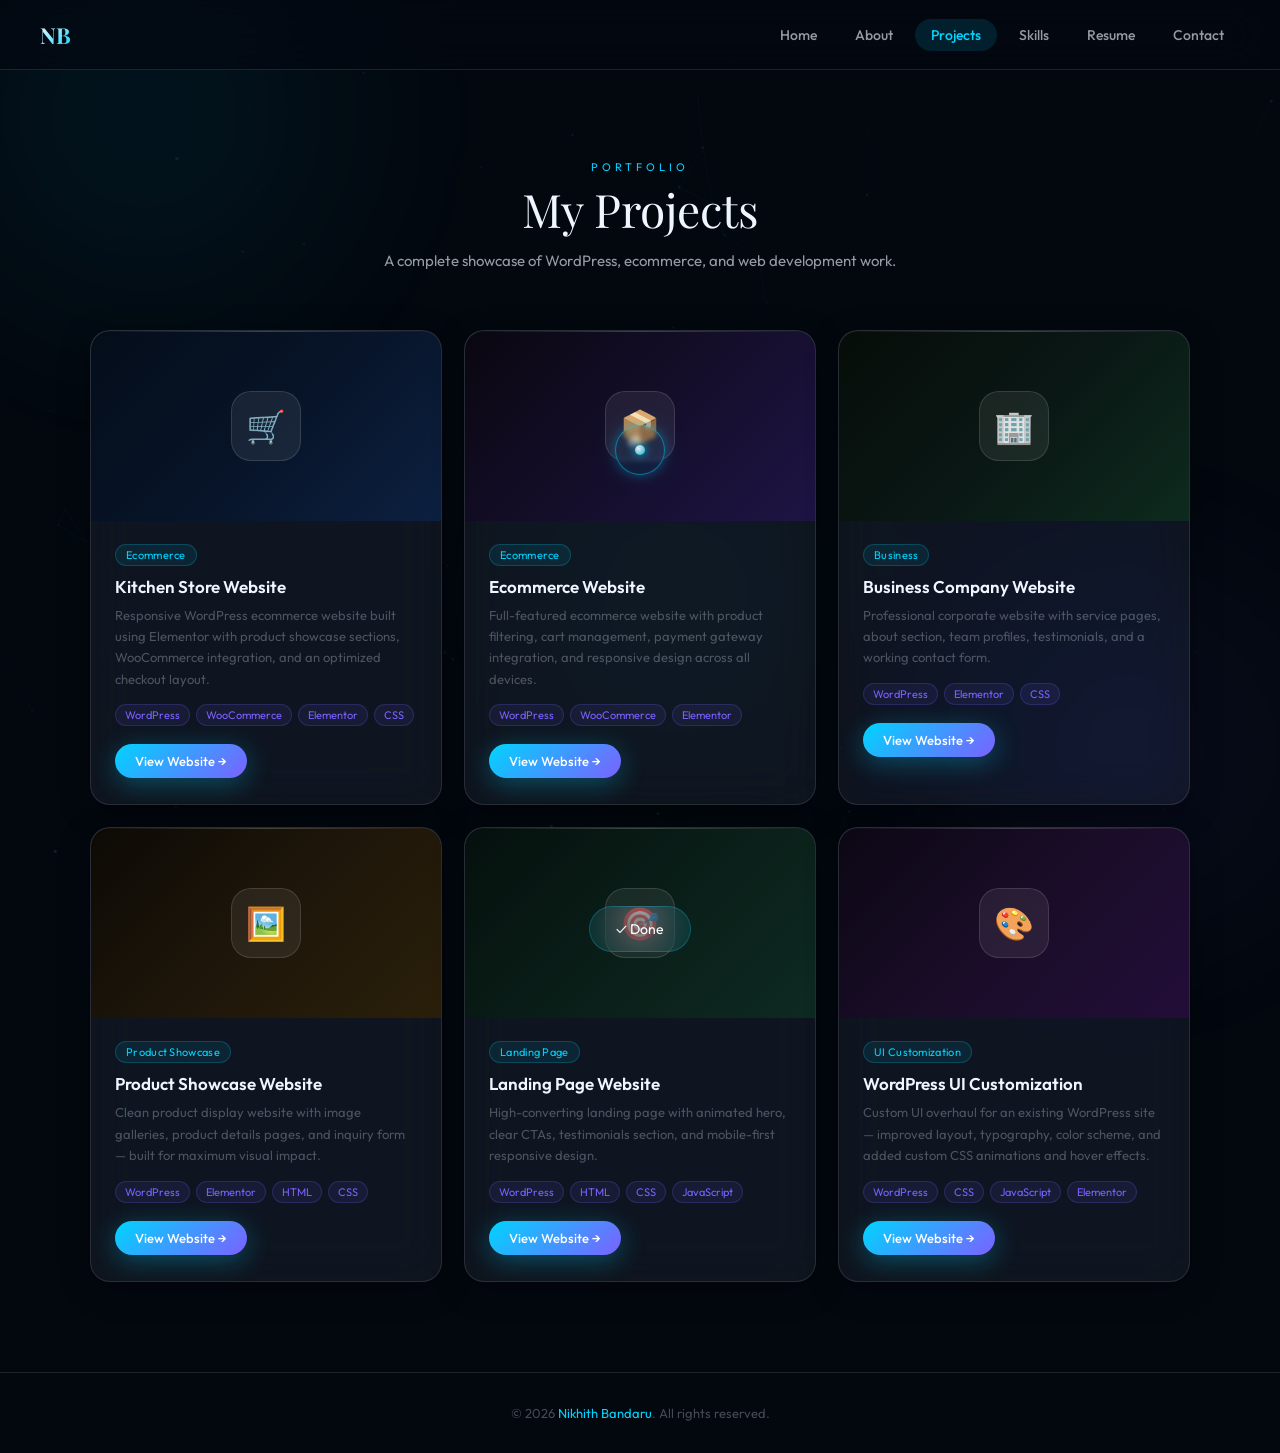
<file: projects.html>
<!DOCTYPE html>
<html lang="en">
<head>
<meta charset="UTF-8">
<meta name="viewport" content="width=device-width, initial-scale=1.0">
<title>Projects — Nikhith Bandaru</title>
<link href="https://fonts.googleapis.com/css2?family=Playfair+Display:wght@400;700&family=Outfit:wght@300;400;500;600&display=swap" rel="stylesheet">
<link rel="stylesheet" href="style.css">
</head>
<body>
<canvas id="bgc"></canvas>
<div class="blob b1"></div><div class="blob b2"></div><div class="blob b3"></div>

<nav id="navbar">
  <a href="index.html" class="nav-logo">NB</a>
  <div class="nav-links">
    <a href="index.html">Home</a><a href="about.html">About</a><a href="projects.html">Projects</a>
    <a href="skills.html">Skills</a><a href="resume.html">Resume</a><a href="contact.html">Contact</a>
  </div>
  <div class="hamburger" id="hamburger"><span></span><span></span><span></span></div>
</nav>
<div class="mobile-nav" id="mobile-nav">
  <a href="index.html">Home</a><a href="about.html">About</a><a href="projects.html">Projects</a>
  <a href="skills.html">Skills</a><a href="resume.html">Resume</a><a href="contact.html">Contact</a>
</div>

<div id="content">
  <section class="section">
    <div class="section-inner">
      <div class="section-header reveal">
        <div class="section-lbl">Portfolio</div>
        <h1 class="section-title">My Projects</h1>
        <p class="section-sub">A complete showcase of WordPress, ecommerce, and web development work.</p>
      </div>

      <div class="projects-grid">

        <!-- Project 1 -->
        <div class="g proj-card reveal">
          <div class="proj-thumb">
            <div class="proj-thumb-bg pt1"></div>
            <div class="proj-thumb-ico">🛒</div>
          </div>
          <div class="proj-info">
            <span class="proj-tag">Ecommerce</span>
            <div class="proj-name">Kitchen Store Website</div>
            <div class="proj-desc">Responsive WordPress ecommerce website built using Elementor with product showcase sections, WooCommerce integration, and an optimized checkout layout.</div>
            <div class="proj-tech">
              <span>WordPress</span><span>WooCommerce</span><span>Elementor</span><span>CSS</span>
            </div>
            <a href="#" class="btn-primary" style="font-size:13px;padding:9px 20px;">View Website →</a>
          </div>
        </div>

        <!-- Project 2 -->
        <div class="g proj-card reveal">
          <div class="proj-thumb">
            <div class="proj-thumb-bg pt2"></div>
            <div class="proj-thumb-ico">📦</div>
          </div>
          <div class="proj-info">
            <span class="proj-tag">Ecommerce</span>
            <div class="proj-name">Ecommerce Website</div>
            <div class="proj-desc">Full-featured ecommerce website with product filtering, cart management, payment gateway integration, and responsive design across all devices.</div>
            <div class="proj-tech">
              <span>WordPress</span><span>WooCommerce</span><span>Elementor</span>
            </div>
            <a href="#" class="btn-primary" style="font-size:13px;padding:9px 20px;">View Website →</a>
          </div>
        </div>

        <!-- Project 3 -->
        <div class="g proj-card reveal">
          <div class="proj-thumb">
            <div class="proj-thumb-bg pt3"></div>
            <div class="proj-thumb-ico">🏢</div>
          </div>
          <div class="proj-info">
            <span class="proj-tag">Business</span>
            <div class="proj-name">Business Company Website</div>
            <div class="proj-desc">Professional corporate website with service pages, about section, team profiles, testimonials, and a working contact form.</div>
            <div class="proj-tech">
              <span>WordPress</span><span>Elementor</span><span>CSS</span>
            </div>
            <a href="#" class="btn-primary" style="font-size:13px;padding:9px 20px;">View Website →</a>
          </div>
        </div>

        <!-- Project 4 -->
        <div class="g proj-card reveal">
          <div class="proj-thumb">
            <div class="proj-thumb-bg pt4"></div>
            <div class="proj-thumb-ico">🖼️</div>
          </div>
          <div class="proj-info">
            <span class="proj-tag">Product Showcase</span>
            <div class="proj-name">Product Showcase Website</div>
            <div class="proj-desc">Clean product display website with image galleries, product details pages, and inquiry form — built for maximum visual impact.</div>
            <div class="proj-tech">
              <span>WordPress</span><span>Elementor</span><span>HTML</span><span>CSS</span>
            </div>
            <a href="#" class="btn-primary" style="font-size:13px;padding:9px 20px;">View Website →</a>
          </div>
        </div>

        <!-- Project 5 -->
        <div class="g proj-card reveal">
          <div class="proj-thumb">
            <div class="proj-thumb-bg pt5"></div>
            <div class="proj-thumb-ico">🎯</div>
          </div>
          <div class="proj-info">
            <span class="proj-tag">Landing Page</span>
            <div class="proj-name">Landing Page Website</div>
            <div class="proj-desc">High-converting landing page with animated hero, clear CTAs, testimonials section, and mobile-first responsive design.</div>
            <div class="proj-tech">
              <span>WordPress</span><span>HTML</span><span>CSS</span><span>JavaScript</span>
            </div>
            <a href="#" class="btn-primary" style="font-size:13px;padding:9px 20px;">View Website →</a>
          </div>
        </div>

        <!-- Project 6 -->
        <div class="g proj-card reveal">
          <div class="proj-thumb">
            <div class="proj-thumb-bg pt6"></div>
            <div class="proj-thumb-ico">🎨</div>
          </div>
          <div class="proj-info">
            <span class="proj-tag">UI Customization</span>
            <div class="proj-name">WordPress UI Customization</div>
            <div class="proj-desc">Custom UI overhaul for an existing WordPress site — improved layout, typography, color scheme, and added custom CSS animations and hover effects.</div>
            <div class="proj-tech">
              <span>WordPress</span><span>CSS</span><span>JavaScript</span><span>Elementor</span>
            </div>
            <a href="#" class="btn-primary" style="font-size:13px;padding:9px 20px;">View Website →</a>
          </div>
        </div>

      </div>
    </div>
  </section>
</div>

<footer><p>© 2026 <span>Nikhith Bandaru</span>. All rights reserved.</p></footer>
<div id="toast">✓ Done</div>
<script src="script.js"></script>
</body>
</html>
</file>
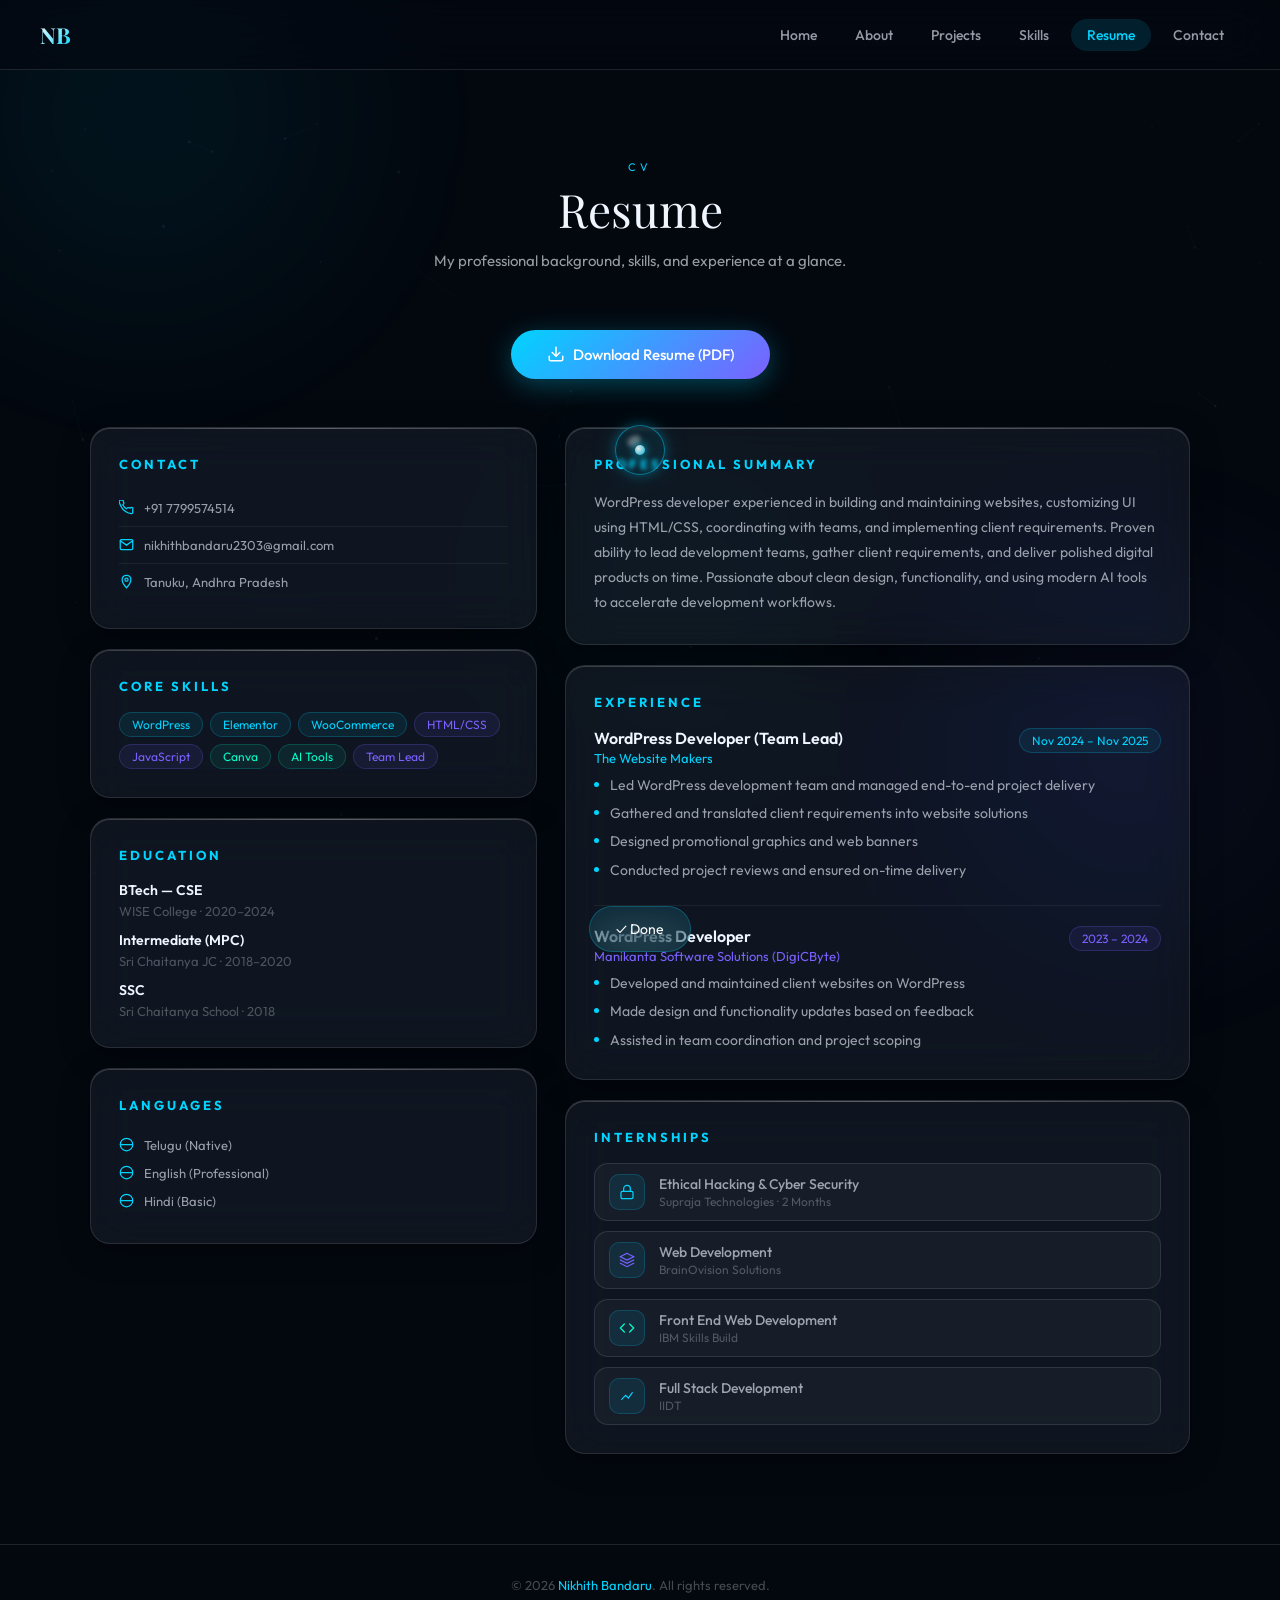
<file: resume.html>
<!DOCTYPE html>
<html lang="en">
<head>
<meta charset="UTF-8">
<meta name="viewport" content="width=device-width, initial-scale=1.0">
<title>Resume — Nikhith Bandaru</title>
<link href="https://fonts.googleapis.com/css2?family=Playfair+Display:wght@400;700&family=Outfit:wght@300;400;500;600&display=swap" rel="stylesheet">
<link rel="stylesheet" href="style.css">
</head>
<body>
<canvas id="bgc"></canvas>
<div class="blob b1"></div><div class="blob b2"></div><div class="blob b3"></div>

<nav id="navbar">
  <a href="index.html" class="nav-logo">NB</a>
  <div class="nav-links">
    <a href="index.html">Home</a><a href="about.html">About</a><a href="projects.html">Projects</a>
    <a href="skills.html">Skills</a><a href="resume.html">Resume</a><a href="contact.html">Contact</a>
  </div>
  <div class="hamburger" id="hamburger"><span></span><span></span><span></span></div>
</nav>
<div class="mobile-nav" id="mobile-nav">
  <a href="index.html">Home</a><a href="about.html">About</a><a href="projects.html">Projects</a>
  <a href="skills.html">Skills</a><a href="resume.html">Resume</a><a href="contact.html">Contact</a>
</div>

<div id="content">
  <section class="section">
    <div class="section-inner">
      <div class="section-header reveal">
        <div class="section-lbl">CV</div>
        <h1 class="section-title">Resume</h1>
        <p class="section-sub">My professional background, skills, and experience at a glance.</p>
      </div>

      <!-- Download button -->
      <div style="display:flex;justify-content:center;margin-bottom:48px;" class="reveal">
        <a href="resume.pdf" download class="btn-primary" style="font-size:15px;padding:15px 36px;">
          <svg width="18" height="18" viewBox="0 0 24 24" fill="none" stroke="currentColor" stroke-width="2" stroke-linecap="round"><path d="M21 15v4a2 2 0 01-2 2H5a2 2 0 01-2-2v-4"/><polyline points="7,10 12,15 17,10"/><line x1="12" y1="15" x2="12" y2="3"/></svg>
          Download Resume (PDF)
        </a>
      </div>

      <div class="resume-grid">

        <!-- Sidebar -->
        <div class="resume-sidebar">

          <div class="g resume-card reveal">
            <h3>Contact</h3>
            <div class="resume-info-row">
              <svg viewBox="0 0 24 24" fill="none" stroke="currentColor" stroke-width="2" stroke-linecap="round"><path d="M22 16.92v3a2 2 0 01-2.18 2 19.79 19.79 0 01-8.63-3.07A19.5 19.5 0 013.07 9.81 19.79 19.79 0 01.01 1.21 2 2 0 012 .01h3a2 2 0 012 1.72 12.84 12.84 0 00.7 2.81 2 2 0 01-.45 2.11L6.09 7.91a16 16 0 006 6l1.27-1.27a2 2 0 012.11-.45 12.84 12.84 0 002.81.7A2 2 0 0122 14.92z"/></svg>
              +91 7799574514
            </div>
            <div class="resume-info-row">
              <svg viewBox="0 0 24 24" fill="none" stroke="currentColor" stroke-width="2" stroke-linecap="round"><path d="M4 4h16c1.1 0 2 .9 2 2v12c0 1.1-.9 2-2 2H4c-1.1 0-2-.9-2-2V6c0-1.1.9-2 2-2z"/><polyline points="22,6 12,13 2,6"/></svg>
              nikhithbandaru2303@gmail.com
            </div>
            <div class="resume-info-row">
              <svg viewBox="0 0 24 24" fill="none" stroke="currentColor" stroke-width="2" stroke-linecap="round"><path d="M12 2C8.13 2 5 5.13 5 9c0 5.25 7 13 7 13s7-7.75 7-13c0-3.87-3.13-7-7-7z"/><circle cx="12" cy="9" r="2.5"/></svg>
              Tanuku, Andhra Pradesh
            </div>
          </div>

          <div class="g resume-card reveal">
            <h3>Core Skills</h3>
            <div class="tags" style="gap:7px;">
              <span class="tag a">WordPress</span>
              <span class="tag a">Elementor</span>
              <span class="tag a">WooCommerce</span>
              <span class="tag b">HTML/CSS</span>
              <span class="tag b">JavaScript</span>
              <span class="tag c">Canva</span>
              <span class="tag c">AI Tools</span>
              <span class="tag b">Team Lead</span>
            </div>
          </div>

          <div class="g resume-card reveal">
            <h3>Education</h3>
            <div style="font-size:14px;color:var(--t1);font-weight:600;margin-bottom:4px;">BTech — CSE</div>
            <div style="font-size:13px;color:var(--t3);margin-bottom:12px;">WISE College · 2020–2024</div>
            <div style="font-size:14px;color:var(--t1);font-weight:600;margin-bottom:4px;">Intermediate (MPC)</div>
            <div style="font-size:13px;color:var(--t3);margin-bottom:12px;">Sri Chaitanya JC · 2018–2020</div>
            <div style="font-size:14px;color:var(--t1);font-weight:600;margin-bottom:4px;">SSC</div>
            <div style="font-size:13px;color:var(--t3);">Sri Chaitanya School · 2018</div>
          </div>

          <div class="g resume-card reveal">
            <h3>Languages</h3>
            <div class="resume-info-row" style="border:none;padding:6px 0;">
              <svg viewBox="0 0 24 24" fill="none" stroke="currentColor" stroke-width="2"><circle cx="12" cy="12" r="10"/><path d="M2 12h20"/></svg>
              Telugu (Native)
            </div>
            <div class="resume-info-row" style="border:none;padding:6px 0;">
              <svg viewBox="0 0 24 24" fill="none" stroke="currentColor" stroke-width="2"><circle cx="12" cy="12" r="10"/><path d="M2 12h20"/></svg>
              English (Professional)
            </div>
            <div class="resume-info-row" style="border:none;padding:6px 0;">
              <svg viewBox="0 0 24 24" fill="none" stroke="currentColor" stroke-width="2"><circle cx="12" cy="12" r="10"/><path d="M2 12h20"/></svg>
              Hindi (Basic)
            </div>
          </div>

        </div>

        <!-- Main content -->
        <div>

          <div class="g resume-card reveal" style="margin-bottom:20px;">
            <h3>Professional Summary</h3>
            <p class="resume-summary">
              WordPress developer experienced in building and maintaining websites, customizing UI using HTML/CSS, coordinating with teams, and implementing client requirements. Proven ability to lead development teams, gather client requirements, and deliver polished digital products on time. Passionate about clean design, functionality, and using modern AI tools to accelerate development workflows.
            </p>
          </div>

          <div class="g resume-card reveal" style="margin-bottom:20px;">
            <h3>Experience</h3>

            <div style="margin-bottom:24px;">
              <div style="display:flex;justify-content:space-between;flex-wrap:wrap;gap:8px;margin-bottom:8px;">
                <div>
                  <div style="font-size:16px;font-weight:600;color:var(--t1);">WordPress Developer (Team Lead)</div>
                  <div style="font-size:13px;color:var(--c1);margin-top:2px;">The Website Makers</div>
                </div>
                <span class="tag a" style="height:fit-content;">Nov 2024 – Nov 2025</span>
              </div>
              <ul class="tl-ul">
                <li>Led WordPress development team and managed end-to-end project delivery</li>
                <li>Gathered and translated client requirements into website solutions</li>
                <li>Designed promotional graphics and web banners</li>
                <li>Conducted project reviews and ensured on-time delivery</li>
              </ul>
            </div>

            <div style="padding-top:20px;border-top:1px solid rgba(255,255,255,.06);">
              <div style="display:flex;justify-content:space-between;flex-wrap:wrap;gap:8px;margin-bottom:8px;">
                <div>
                  <div style="font-size:16px;font-weight:600;color:var(--t1);">WordPress Developer</div>
                  <div style="font-size:13px;color:var(--c2);margin-top:2px;">Manikanta Software Solutions (DigiCByte)</div>
                </div>
                <span class="tag b" style="height:fit-content;">2023 – 2024</span>
              </div>
              <ul class="tl-ul">
                <li>Developed and maintained client websites on WordPress</li>
                <li>Made design and functionality updates based on feedback</li>
                <li>Assisted in team coordination and project scoping</li>
              </ul>
            </div>
          </div>

          <div class="g resume-card reveal">
            <h3>Internships</h3>
            <div class="int-list" style="margin-top:4px;">
              <div class="int-item" style="padding:10px 14px;">
                <div class="int-ico"><svg width="16" height="16" viewBox="0 0 24 24" fill="none" stroke="var(--c1)" stroke-width="1.8" stroke-linecap="round"><rect x="3" y="11" width="18" height="11" rx="2"/><path d="M7 11V7a5 5 0 0110 0v4"/></svg></div>
                <div class="int-txt">Ethical Hacking &amp; Cyber Security<small>Supraja Technologies · 2 Months</small></div>
              </div>
              <div class="int-item" style="padding:10px 14px;">
                <div class="int-ico"><svg width="16" height="16" viewBox="0 0 24 24" fill="none" stroke="var(--c2)" stroke-width="1.8" stroke-linecap="round"><path d="M12 2L2 7l10 5 10-5z"/><path d="M2 17l10 5 10-5M2 12l10 5 10-5"/></svg></div>
                <div class="int-txt">Web Development<small>BrainOvision Solutions</small></div>
              </div>
              <div class="int-item" style="padding:10px 14px;">
                <div class="int-ico"><svg width="16" height="16" viewBox="0 0 24 24" fill="none" stroke="var(--c3)" stroke-width="1.8" stroke-linecap="round"><polyline points="16,18 22,12 16,6"/><polyline points="8,6 2,12 8,18"/></svg></div>
                <div class="int-txt">Front End Web Development<small>IBM Skills Build</small></div>
              </div>
              <div class="int-item" style="padding:10px 14px;">
                <div class="int-ico"><svg width="16" height="16" viewBox="0 0 24 24" fill="none" stroke="var(--c1)" stroke-width="1.8" stroke-linecap="round"><path d="M4 17l6-6 4 4 6-8"/></svg></div>
                <div class="int-txt">Full Stack Development<small>IIDT</small></div>
              </div>
            </div>
          </div>

        </div>
      </div>
    </div>
  </section>
</div>

<footer><p>© 2026 <span>Nikhith Bandaru</span>. All rights reserved.</p></footer>
<div id="toast">✓ Done</div>
<script src="script.js"></script>
</body>
</html>
</file>
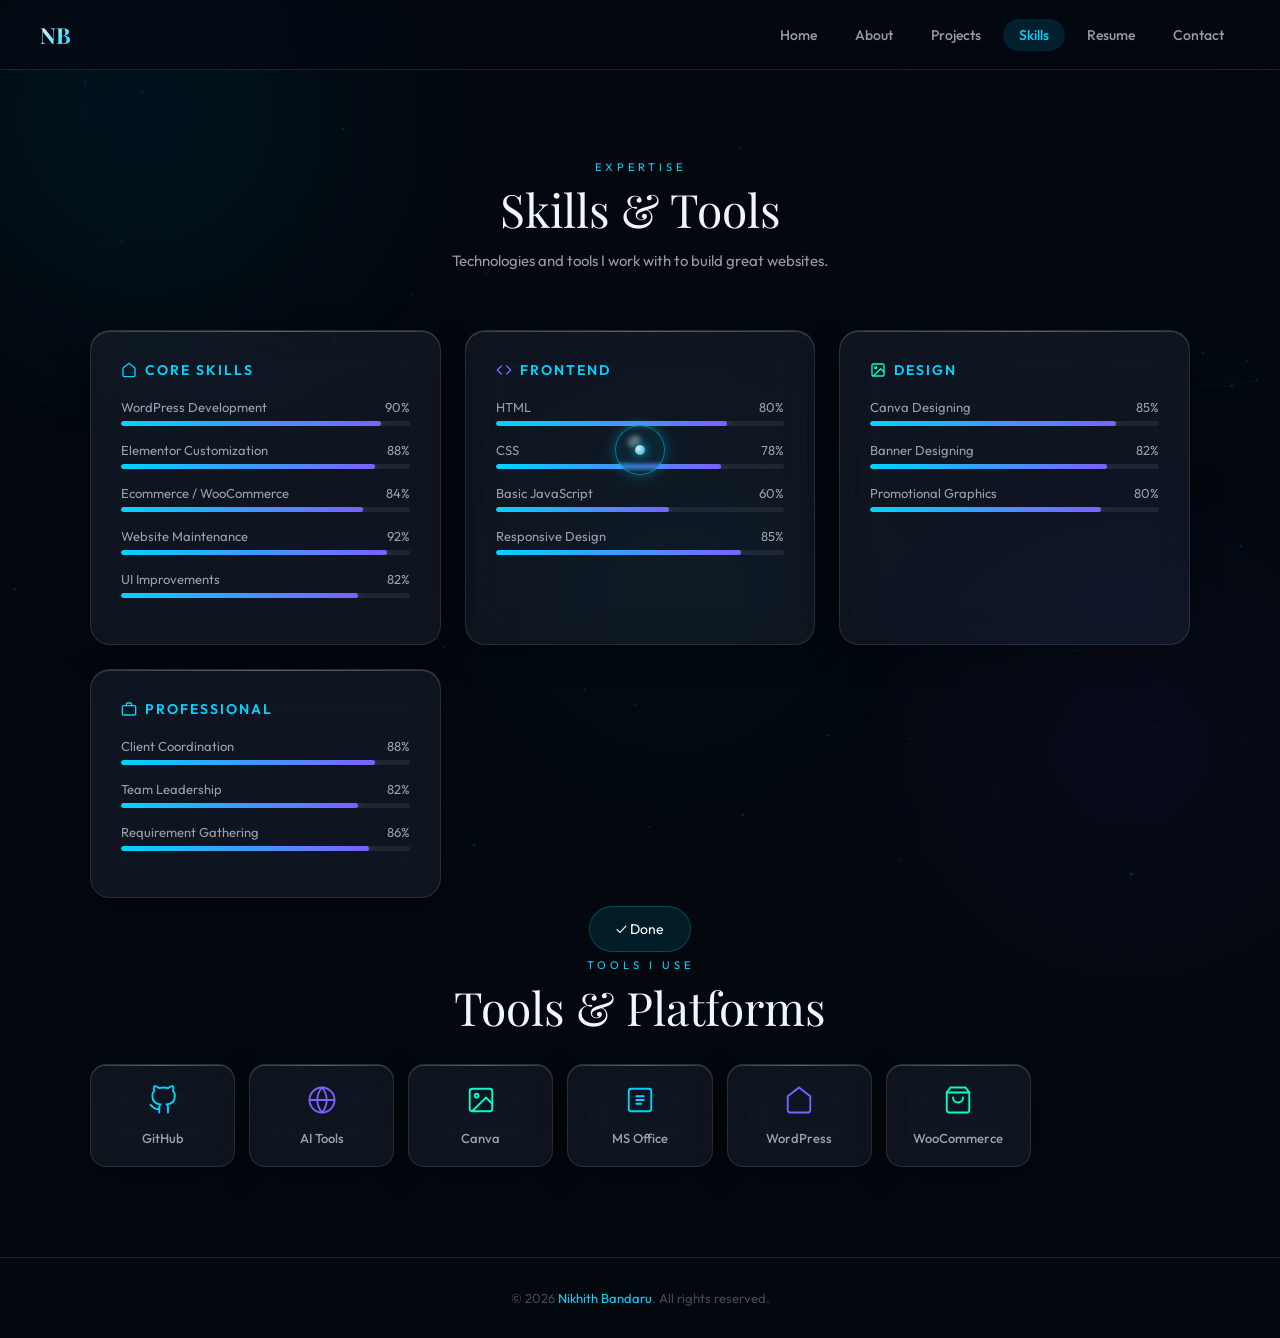
<file: skills.html>
<!DOCTYPE html>
<html lang="en">
<head>
<meta charset="UTF-8">
<meta name="viewport" content="width=device-width, initial-scale=1.0">
<title>Skills — Nikhith Bandaru</title>
<link href="https://fonts.googleapis.com/css2?family=Playfair+Display:wght@400;700&family=Outfit:wght@300;400;500;600&display=swap" rel="stylesheet">
<link rel="stylesheet" href="style.css">
</head>
<body>
<canvas id="bgc"></canvas>
<div class="blob b1"></div><div class="blob b2"></div><div class="blob b3"></div>

<nav id="navbar">
  <a href="index.html" class="nav-logo">NB</a>
  <div class="nav-links">
    <a href="index.html">Home</a><a href="about.html">About</a><a href="projects.html">Projects</a>
    <a href="skills.html">Skills</a><a href="resume.html">Resume</a><a href="contact.html">Contact</a>
  </div>
  <div class="hamburger" id="hamburger"><span></span><span></span><span></span></div>
</nav>
<div class="mobile-nav" id="mobile-nav">
  <a href="index.html">Home</a><a href="about.html">About</a><a href="projects.html">Projects</a>
  <a href="skills.html">Skills</a><a href="resume.html">Resume</a><a href="contact.html">Contact</a>
</div>

<div id="content">
  <section class="section">
    <div class="section-inner">
      <div class="section-header reveal">
        <div class="section-lbl">Expertise</div>
        <h1 class="section-title">Skills &amp; Tools</h1>
        <p class="section-sub">Technologies and tools I work with to build great websites.</p>
      </div>

      <div class="skills-cat-grid">

        <!-- Core Skills -->
        <div class="g skills-cat reveal">
          <div class="skills-cat-title">
            <svg viewBox="0 0 24 24" fill="none" stroke="var(--c1)" stroke-width="2" stroke-linecap="round"><path d="M3 9l9-7 9 7v11a2 2 0 01-2 2H5a2 2 0 01-2-2z"/></svg>
            Core Skills
          </div>
          <div class="skill-item"><div class="skill-row"><span>WordPress Development</span><span>90%</span></div><div class="skill-track"><div class="skill-fill" data-w="90"></div></div></div>
          <div class="skill-item"><div class="skill-row"><span>Elementor Customization</span><span>88%</span></div><div class="skill-track"><div class="skill-fill" data-w="88"></div></div></div>
          <div class="skill-item"><div class="skill-row"><span>Ecommerce / WooCommerce</span><span>84%</span></div><div class="skill-track"><div class="skill-fill" data-w="84"></div></div></div>
          <div class="skill-item"><div class="skill-row"><span>Website Maintenance</span><span>92%</span></div><div class="skill-track"><div class="skill-fill" data-w="92"></div></div></div>
          <div class="skill-item"><div class="skill-row"><span>UI Improvements</span><span>82%</span></div><div class="skill-track"><div class="skill-fill" data-w="82"></div></div></div>
        </div>

        <!-- Frontend -->
        <div class="g skills-cat reveal">
          <div class="skills-cat-title">
            <svg viewBox="0 0 24 24" fill="none" stroke="var(--c2)" stroke-width="2" stroke-linecap="round"><polyline points="16,18 22,12 16,6"/><polyline points="8,6 2,12 8,18"/></svg>
            Frontend
          </div>
          <div class="skill-item"><div class="skill-row"><span>HTML</span><span>80%</span></div><div class="skill-track"><div class="skill-fill" data-w="80"></div></div></div>
          <div class="skill-item"><div class="skill-row"><span>CSS</span><span>78%</span></div><div class="skill-track"><div class="skill-fill" data-w="78"></div></div></div>
          <div class="skill-item"><div class="skill-row"><span>Basic JavaScript</span><span>60%</span></div><div class="skill-track"><div class="skill-fill" data-w="60"></div></div></div>
          <div class="skill-item"><div class="skill-row"><span>Responsive Design</span><span>85%</span></div><div class="skill-track"><div class="skill-fill" data-w="85"></div></div></div>
        </div>

        <!-- Design -->
        <div class="g skills-cat reveal">
          <div class="skills-cat-title">
            <svg viewBox="0 0 24 24" fill="none" stroke="var(--c3)" stroke-width="2" stroke-linecap="round"><rect x="3" y="3" width="18" height="18" rx="2"/><circle cx="8.5" cy="8.5" r="1.5"/><polyline points="21,15 16,10 5,21"/></svg>
            Design
          </div>
          <div class="skill-item"><div class="skill-row"><span>Canva Designing</span><span>85%</span></div><div class="skill-track"><div class="skill-fill" data-w="85"></div></div></div>
          <div class="skill-item"><div class="skill-row"><span>Banner Designing</span><span>82%</span></div><div class="skill-track"><div class="skill-fill" data-w="82"></div></div></div>
          <div class="skill-item"><div class="skill-row"><span>Promotional Graphics</span><span>80%</span></div><div class="skill-track"><div class="skill-fill" data-w="80"></div></div></div>
        </div>

        <!-- Professional -->
        <div class="g skills-cat reveal">
          <div class="skills-cat-title">
            <svg viewBox="0 0 24 24" fill="none" stroke="var(--c1)" stroke-width="2" stroke-linecap="round"><rect x="2" y="7" width="20" height="14" rx="2"/><path d="M16 7V5a2 2 0 00-2-2h-4a2 2 0 00-2 2v2"/></svg>
            Professional
          </div>
          <div class="skill-item"><div class="skill-row"><span>Client Coordination</span><span>88%</span></div><div class="skill-track"><div class="skill-fill" data-w="88"></div></div></div>
          <div class="skill-item"><div class="skill-row"><span>Team Leadership</span><span>82%</span></div><div class="skill-track"><div class="skill-fill" data-w="82"></div></div></div>
          <div class="skill-item"><div class="skill-row"><span>Requirement Gathering</span><span>86%</span></div><div class="skill-track"><div class="skill-fill" data-w="86"></div></div></div>
        </div>

      </div>

      <!-- Tools -->
      <div class="section-header reveal" style="margin-top:60px;margin-bottom:32px;">
        <div class="section-lbl">Tools I Use</div>
        <h2 class="section-title">Tools &amp; Platforms</h2>
      </div>
      <div class="tools-grid">
        <div class="g tool-card reveal">
          <div class="tool-ico">
            <svg width="30" height="30" viewBox="0 0 24 24" fill="none" stroke="var(--c1)" stroke-width="1.5" stroke-linecap="round"><path d="M9 19c-5 1.5-5-2.5-7-3m14 6v-3.87a3.37 3.37 0 00-.94-2.61c3.14-.35 6.44-1.54 6.44-7A5.44 5.44 0 0020 4.77A5.07 5.07 0 0019.91 1S18.73.65 16 2.48a13.38 13.38 0 00-7 0C6.27.65 5.09 1 5.09 1A5.07 5.07 0 005 4.77a5.44 5.44 0 00-1.5 3.78c0 5.42 3.3 6.61 6.44 7A3.37 3.37 0 009 18.13V22"/></svg>
          </div>
          <div class="tool-name">GitHub</div>
        </div>
        <div class="g tool-card reveal">
          <div class="tool-ico">
            <svg width="30" height="30" viewBox="0 0 24 24" fill="none" stroke="var(--c2)" stroke-width="1.5" stroke-linecap="round"><circle cx="12" cy="12" r="10"/><path d="M2 12h20M12 2a15.3 15.3 0 010 20M12 2a15.3 15.3 0 000 20"/></svg>
          </div>
          <div class="tool-name">AI Tools</div>
        </div>
        <div class="g tool-card reveal">
          <div class="tool-ico">
            <svg width="30" height="30" viewBox="0 0 24 24" fill="none" stroke="var(--c3)" stroke-width="1.5" stroke-linecap="round"><rect x="3" y="3" width="18" height="18" rx="2"/><circle cx="8.5" cy="8.5" r="1.5"/><polyline points="21,15 16,10 5,21"/></svg>
          </div>
          <div class="tool-name">Canva</div>
        </div>
        <div class="g tool-card reveal">
          <div class="tool-ico">
            <svg width="30" height="30" viewBox="0 0 24 24" fill="none" stroke="var(--c1)" stroke-width="1.5" stroke-linecap="round"><rect x="3" y="3" width="18" height="18" rx="2"/><path d="M9 9h6M9 12h6M9 15h4"/></svg>
          </div>
          <div class="tool-name">MS Office</div>
        </div>
        <div class="g tool-card reveal">
          <div class="tool-ico">
            <svg width="30" height="30" viewBox="0 0 24 24" fill="none" stroke="var(--c2)" stroke-width="1.5" stroke-linecap="round"><path d="M3 9l9-7 9 7v11a2 2 0 01-2 2H5a2 2 0 01-2-2z"/></svg>
          </div>
          <div class="tool-name">WordPress</div>
        </div>
        <div class="g tool-card reveal">
          <div class="tool-ico">
            <svg width="30" height="30" viewBox="0 0 24 24" fill="none" stroke="var(--c3)" stroke-width="1.5" stroke-linecap="round"><path d="M6 2L3 6v14a2 2 0 002 2h14a2 2 0 002-2V6l-3-4z"/><line x1="3" y1="6" x2="21" y2="6"/><path d="M16 10a4 4 0 01-8 0"/></svg>
          </div>
          <div class="tool-name">WooCommerce</div>
        </div>
      </div>

    </div>
  </section>
</div>

<footer><p>© 2026 <span>Nikhith Bandaru</span>. All rights reserved.</p></footer>
<div id="toast">✓ Done</div>
<script src="script.js"></script>
</body>
</html>
</file>
<file: style.css>
/* =============================================
   NIKHITH BANDARU PORTFOLIO — style.css
   ============================================= */

@import url('https://fonts.googleapis.com/css2?family=Playfair+Display:wght@400;700&family=Outfit:wght@300;400;500;600&display=swap');

/* ── ROOT VARIABLES ── */
:root {
  --bg: #03080f;
  --bg2: #060d18;
  --g: rgba(255,255,255,0.055);
  --gb: rgba(255,255,255,0.11);
  --gs: rgba(255,255,255,0.16);
  --gh: rgba(255,255,255,0.085);
  --c1: #00d4ff;
  --c2: #7b61ff;
  --c3: #00ffcc;
  --t1: #f0f6ff;
  --t2: rgba(240,246,255,0.62);
  --t3: rgba(240,246,255,0.28);
  --mw: 1100px;
  --nav-h: 70px;
}

/* ── RESET ── */
*, *::before, *::after { margin: 0; padding: 0; box-sizing: border-box; }
html { scroll-behavior: smooth; overflow-x: hidden; }
body {
  font-family: 'Outfit', sans-serif;
  background: var(--bg);
  color: var(--t1);
  overflow-x: hidden;
  min-height: 100vh;
}
a { text-decoration: none; color: inherit; }
img { display: block; max-width: 100%; }
ul { list-style: none; }

/* ── CANVAS (particle bg) ── */
#bgc {
  position: fixed; inset: 0; z-index: 0; pointer-events: none;
}

/* ── BLOBS ── */
.blob {
  position: fixed; border-radius: 50%;
  filter: blur(100px); pointer-events: none; z-index: 1;
  animation: bfloat linear infinite;
  transition: transform 1.2s cubic-bezier(.23,1,.32,1);
}
.b1 { width:550px;height:550px;background:radial-gradient(circle,rgba(0,212,255,.12),transparent 70%);top:-160px;left:-130px;animation-duration:24s;opacity:.85; }
.b2 { width:480px;height:480px;background:radial-gradient(circle,rgba(123,97,255,.12),transparent 70%);bottom:-90px;right:-90px;animation-duration:30s;animation-delay:-11s;opacity:.75; }
.b3 { width:380px;height:380px;background:radial-gradient(circle,rgba(0,255,204,.08),transparent 70%);top:45%;left:38%;animation-duration:20s;animation-delay:-7s;opacity:.6; }
@keyframes bfloat {
  0%,100%{transform:translate(0,0) scale(1)}
  25%{transform:translate(26px,-36px) scale(1.04)}
  50%{transform:translate(-20px,28px) scale(.96)}
  75%{transform:translate(36px,18px) scale(1.02)}
}

/* ── NAVBAR ── */
#navbar {
  position: fixed; top: 0; left: 0; right: 0;
  height: var(--nav-h);
  display: flex; align-items: center; justify-content: space-between;
  padding: 0 40px;
  background: rgba(3,8,15,.7);
  backdrop-filter: blur(28px) saturate(200%);
  -webkit-backdrop-filter: blur(28px) saturate(200%);
  border-bottom: 1px solid var(--gb);
  z-index: 1000;
  transition: background .3s;
}
#navbar.scrolled { background: rgba(3,8,15,.92); }

.nav-logo {
  font-family: 'Playfair Display', serif;
  font-size: 22px; font-weight: 700;
  background: linear-gradient(135deg, #fff, var(--c1));
  -webkit-background-clip: text; -webkit-text-fill-color: transparent;
  background-clip: text;
}

.nav-links {
  display: flex; align-items: center; gap: 6px;
}
.nav-links a {
  padding: 7px 16px; border-radius: 30px;
  font-size: 14px; font-weight: 500; color: var(--t2);
  transition: all .3s cubic-bezier(.23,1,.32,1);
  position: relative;
}
.nav-links a:hover { color: var(--t1); background: rgba(255,255,255,.07); }
.nav-links a.active { color: var(--c1); background: rgba(0,212,255,.12); }

/* hamburger */
.hamburger {
  display: none; flex-direction: column; gap: 5px;
  cursor: pointer; padding: 4px; z-index: 1100;
}
.hamburger span {
  display: block; width: 24px; height: 2px;
  background: var(--t1); border-radius: 2px;
  transition: all .3s;
}
.hamburger.open span:nth-child(1) { transform: translateY(7px) rotate(45deg); }
.hamburger.open span:nth-child(2) { opacity: 0; }
.hamburger.open span:nth-child(3) { transform: translateY(-7px) rotate(-45deg); }

/* mobile nav */
.mobile-nav {
  display: none; position: fixed; top: var(--nav-h); left: 0; right: 0;
  background: rgba(3,8,15,.97);
  backdrop-filter: blur(24px);
  border-bottom: 1px solid var(--gb);
  padding: 20px 24px 28px;
  flex-direction: column; gap: 4px;
  z-index: 999;
}
.mobile-nav.open { display: flex; }
.mobile-nav a {
  padding: 12px 16px; border-radius: 12px;
  font-size: 15px; font-weight: 500; color: var(--t2);
  transition: all .25s;
}
.mobile-nav a:hover, .mobile-nav a.active { color: var(--c1); background: rgba(0,212,255,.1); }

/* ── WRAPPER ── */
#content { position: relative; z-index: 10; padding-top: var(--nav-h); }

/* ── GLASS CARD ── */
.g {
  background: var(--g);
  backdrop-filter: blur(22px) saturate(180%);
  -webkit-backdrop-filter: blur(22px) saturate(180%);
  border: 1px solid var(--gb);
  border-radius: 20px;
  box-shadow: 0 8px 32px rgba(0,0,0,.32), inset 0 1px 0 var(--gs);
  position: relative; overflow: hidden;
  transition: transform .4s cubic-bezier(.23,1,.32,1), box-shadow .4s, background .3s;
}
.g::after {
  content: ''; position: absolute; top: 0; left: 0; right: 0; height: 1px;
  background: linear-gradient(90deg, transparent, rgba(255,255,255,.2), transparent);
  pointer-events: none;
}
.g:hover {
  background: var(--gh);
  transform: translateY(-4px) scale(1.005);
  box-shadow: 0 20px 52px rgba(0,0,0,.38), inset 0 1px 0 rgba(255,255,255,.18), 0 0 0 1px rgba(0,212,255,.07);
}

/* ── BUTTONS ── */
.btn-primary, .btn-ghost {
  display: inline-flex; align-items: center; gap: 8px;
  padding: 13px 28px; border-radius: 50px;
  font-family: 'Outfit', sans-serif; font-size: 14px; font-weight: 500;
  cursor: pointer; border: none;
  transition: all .3s cubic-bezier(.23,1,.32,1);
  position: relative; overflow: hidden; text-decoration: none;
}
.btn-primary {
  background: linear-gradient(135deg, var(--c1), var(--c2));
  color: #fff;
  box-shadow: 0 6px 26px rgba(0,212,255,.3);
}
.btn-primary::before {
  content: ''; position: absolute; top: 0; left: -100%; width: 100%; height: 100%;
  background: linear-gradient(90deg, transparent, rgba(255,255,255,.2), transparent);
  transition: left .5s;
}
.btn-primary:hover { transform: translateY(-2px); box-shadow: 0 10px 34px rgba(0,212,255,.46); }
.btn-primary:hover::before { left: 100%; }
.btn-ghost {
  background: rgba(255,255,255,.05);
  border: 1px solid var(--gb) !important;
  color: var(--t1);
}
.btn-ghost:hover { background: rgba(255,255,255,.1); border-color: rgba(255,255,255,.26) !important; transform: translateY(-2px); }

/* ── SECTION HELPERS ── */
.section { padding: 90px 24px; }
.section-inner { max-width: var(--mw); margin: 0 auto; }
.section-header { text-align: center; margin-bottom: 56px; }
.section-lbl {
  font-size: 11px; letter-spacing: 4px; text-transform: uppercase;
  color: var(--c1); margin-bottom: 10px;
}
.section-title {
  font-family: 'Playfair Display', serif;
  font-size: clamp(28px,5vw,46px); font-weight: 400; line-height: 1.1;
}
.section-sub { font-size: 15px; color: var(--t2); line-height: 1.8; margin-top: 12px; }
.sdiv {
  width: 100%; height: 1px;
  background: linear-gradient(90deg, transparent, rgba(0,212,255,.14), transparent);
  position: relative; z-index: 10;
}

/* ── TAGS ── */
.tags { display: flex; flex-wrap: wrap; gap: 8px; }
.tag { padding: 4px 12px; border-radius: 20px; font-size: 12px; }
.tag.a { background: rgba(0,212,255,.08); border: 1px solid rgba(0,212,255,.2); color: var(--c1); }
.tag.b { background: rgba(123,97,255,.09); border: 1px solid rgba(123,97,255,.22); color: var(--c2); }
.tag.c { background: rgba(0,255,204,.07); border: 1px solid rgba(0,255,204,.18); color: var(--c3); }

/* ── REVEAL ANIMATION ── */
.reveal { opacity: 0; transform: translateY(30px); transition: opacity .7s cubic-bezier(.23,1,.32,1), transform .7s cubic-bezier(.23,1,.32,1); }
.reveal.vis { opacity: 1; transform: none; }

/* ── WATER RIPPLE ── */
.wd { position: fixed; pointer-events: none; z-index: 5; border-radius: 50%; border: 1.5px solid rgba(0,212,255,.2); animation: wripple 1.3s ease-out forwards; }
@keyframes wripple { 0%{opacity:.6;transform:scale(.1)} 100%{opacity:0;transform:scale(4)} }
.wp { position: fixed; pointer-events: none; z-index: 5; border-radius: 50%; background: rgba(0,212,255,.18); animation: wfloat linear forwards; }
@keyframes wfloat { 0%{opacity:.6} 100%{opacity:0;transform:translateY(-80px) scale(.2)} }

/* ── TOAST ── */
#toast {
  position: fixed; bottom: 28px; left: 50%;
  transform: translateX(-50%) translateY(80px);
  background: rgba(0,212,255,.1); backdrop-filter: blur(20px);
  border: 1px solid rgba(0,212,255,.25); border-radius: 50px;
  padding: 13px 26px; color: #fff; font-size: 14px;
  z-index: 9000; transition: transform .5s cubic-bezier(.23,1,.32,1);
  pointer-events: none; white-space: nowrap;
}
#toast.show { transform: translateX(-50%) translateY(0); }

/* ── FOOTER ── */
footer {
  position: relative; z-index: 10;
  text-align: center; padding: 32px 20px;
  border-top: 1px solid var(--gb);
  color: var(--t3); font-size: 13px;
}
footer span { color: var(--c1); }

/* ════════════════════════════════════════
   HOME PAGE
════════════════════════════════════════ */

/* Hero */
.hero {
  min-height: calc(100vh - var(--nav-h));
  display: flex; align-items: center;
  padding: 60px 40px;
  max-width: var(--mw); margin: 0 auto;
  gap: 60px;
}
.hero-left { flex: 1; }
.hero-greeting {
  font-size: 12px; letter-spacing: 4px; text-transform: uppercase;
  color: var(--c1); margin-bottom: 16px;
  animation: fadeUp .8s .1s both;
}
.hero-name {
  font-family: 'Playfair Display', serif;
  font-size: clamp(40px, 7vw, 80px);
  font-weight: 700; line-height: 1.05; letter-spacing: -1.5px;
  background: linear-gradient(135deg, #fff 0%, rgba(255,255,255,.75) 45%, var(--c1) 100%);
  -webkit-background-clip: text; -webkit-text-fill-color: transparent; background-clip: text;
  margin-bottom: 16px;
  animation: fadeUp .8s .2s both;
}
.hero-role {
  font-size: 17px; color: var(--t2); margin-bottom: 20px;
  animation: fadeUp .8s .3s both;
}
.hero-desc {
  font-size: 15px; color: var(--t3); line-height: 1.8;
  max-width: 460px; margin-bottom: 40px;
  animation: fadeUp .8s .4s both;
}
.hero-btns { display: flex; gap: 14px; flex-wrap: wrap; animation: fadeUp .8s .5s both; }

/* Hero right — circular image */
.hero-right {
  flex-shrink: 0;
  display: flex; align-items: center; justify-content: center;
  animation: fadeUp .8s .3s both;
}
.hero-circle-wrap {
  position: relative;
  width: 360px; height: 360px;
}
.hero-circle-bg {
  position: absolute; inset: 0; border-radius: 50%;
  background: conic-gradient(var(--c1), var(--c2), var(--c3), var(--c1));
  animation: spin 6s linear infinite;
  filter: blur(2px);
  opacity: .7;
}
.hero-circle-inner {
  position: absolute; inset: 6px; border-radius: 50%;
  background: linear-gradient(135deg, rgba(0,212,255,.18), rgba(123,97,255,.18));
  backdrop-filter: blur(10px);
  border: 1px solid rgba(255,255,255,.12);
  display: flex; align-items: center; justify-content: center;
  animation: float 4s ease-in-out infinite;
  overflow: hidden;
}
.hero-circle-inner img {
  width: 100%; height: 100%; object-fit: cover; border-radius: 50%;
}
.hero-circle-placeholder {
  width: 100%; height: 100%;
  display: flex; align-items: center; justify-content: center;
  font-size: 100px;
}
/* glow rings */
.hero-ring {
  position: absolute; inset: -20px; border-radius: 50%;
  border: 1px solid rgba(0,212,255,.15);
  animation: ringPulse 3s ease-in-out infinite;
}
.hero-ring:nth-child(3) { inset: -40px; animation-delay: .5s; }
.hero-ring:nth-child(4) { inset: -60px; animation-delay: 1s; border-color: rgba(0,212,255,.08); }

@keyframes spin { to { transform: rotate(360deg); } }
@keyframes float { 0%,100%{transform:translateY(0)} 50%{transform:translateY(-14px)} }
@keyframes ringPulse { 0%,100%{opacity:.4;transform:scale(1)} 50%{opacity:.8;transform:scale(1.03)} }
@keyframes fadeUp { from{opacity:0;transform:translateY(22px)} to{opacity:1;transform:none} }

/* Featured Projects on Home */
.home-projects-grid {
  display: grid;
  grid-template-columns: repeat(auto-fill, minmax(300px, 1fr));
  gap: 20px;
}

/* Skills Preview */
.skills-preview-grid {
  display: grid;
  grid-template-columns: repeat(auto-fill, minmax(130px, 1fr));
  gap: 16px;
}
.skill-preview-card {
  padding: 22px 16px;
  text-align: center;
  border-radius: 16px;
}
.skill-preview-card .sk-ico { font-size: 32px; margin-bottom: 10px; }
.skill-preview-card .sk-name { font-size: 13px; color: var(--t2); font-weight: 500; }

/* CTA */
.cta-section {
  text-align: center; padding: 80px 24px;
}
.cta-section h2 {
  font-family: 'Playfair Display', serif;
  font-size: clamp(28px,5vw,48px); margin-bottom: 16px;
}
.cta-section p { color: var(--t2); margin-bottom: 32px; font-size: 16px; }

/* ════════════════════════════════════════
   ABOUT PAGE
════════════════════════════════════════ */

.about-hero {
  display: grid; grid-template-columns: 1fr 1.6fr;
  gap: 40px; align-items: center; margin-bottom: 60px;
}
.about-img-wrap {
  position: relative; display: flex; justify-content: center;
}
.about-img-circle {
  width: 260px; height: 260px; border-radius: 50%;
  background: linear-gradient(135deg, rgba(0,212,255,.18), rgba(123,97,255,.18));
  border: 1px solid rgba(255,255,255,.12);
  display: flex; align-items: center; justify-content: center;
  font-size: 80px;
  box-shadow: 0 0 60px rgba(0,212,255,.2);
  position: relative;
}
.about-img-circle::after {
  content: ''; position: absolute; inset: -8px; border-radius: 50%;
  border: 2px solid transparent;
  background: conic-gradient(var(--c1),var(--c2),var(--c3),var(--c1)) border-box;
  -webkit-mask: linear-gradient(#fff 0 0) padding-box, linear-gradient(#fff 0 0);
  -webkit-mask-composite: destination-out; mask-composite: exclude;
  animation: spin 5s linear infinite;
}

/* Timeline */
.timeline { display: flex; flex-direction: column; gap: 0; }
.tl-item { display: flex; gap: 24px; padding-bottom: 40px; position: relative; }
.tl-item:last-child { padding-bottom: 0; }
.tl-left { display: flex; flex-direction: column; align-items: center; }
.tl-dot {
  width: 14px; height: 14px; border-radius: 50%;
  background: var(--c1); box-shadow: 0 0 12px rgba(0,212,255,.5);
  flex-shrink: 0; margin-top: 4px;
}
.tl-line { flex: 1; width: 2px; background: linear-gradient(to bottom, rgba(0,212,255,.3), transparent); margin-top: 6px; }
.tl-right { flex: 1; }
.tl-date { font-size: 12px; color: var(--c1); letter-spacing: 1px; margin-bottom: 6px; }
.tl-title { font-size: 17px; font-weight: 600; margin-bottom: 4px; }
.tl-co { font-size: 13px; color: var(--t2); margin-bottom: 10px; }
.tl-ul { display: flex; flex-direction: column; gap: 6px; }
.tl-ul li { font-size: 14px; color: var(--t2); padding-left: 16px; position: relative; line-height: 1.6; }
.tl-ul li::before { content: ''; position: absolute; left: 0; top: 8px; width: 5px; height: 5px; border-radius: 50%; background: var(--c1); }

/* Ed cards */
.ed-grid { display: grid; grid-template-columns: repeat(auto-fill, minmax(240px,1fr)); gap: 18px; }
.ed-card { padding: 26px; }
.ed-icon { width: 42px; height: 42px; border-radius: 12px; background: rgba(0,212,255,.09); border: 1px solid rgba(0,212,255,.18); display: flex; align-items: center; justify-content: center; margin-bottom: 14px; }
.ed-icon svg { width: 20px; height: 20px; }
.ed-name { font-size: 15px; font-weight: 600; margin-bottom: 4px; }
.ed-inst { font-size: 13px; color: var(--t3); margin-bottom: 8px; line-height: 1.5; }
.ed-gpa { display: inline-flex; align-items: center; gap: 5px; padding: 3px 11px; border-radius: 14px; background: rgba(0,255,204,.07); border: 1px solid rgba(0,255,204,.18); font-size: 12px; color: var(--c3); }

/* Internship list */
.int-list { display: flex; flex-direction: column; gap: 10px; }
.int-item { display: flex; align-items: center; gap: 14px; padding: 14px 20px; border-radius: 14px; background: rgba(255,255,255,.035); border: 1px solid var(--gb); transition: all .3s; }
.int-item:hover { background: rgba(0,212,255,.06); border-color: rgba(0,212,255,.2); transform: translateX(4px); }
.int-ico { width: 36px; height: 36px; border-radius: 10px; background: rgba(0,212,255,.09); border: 1px solid rgba(0,212,255,.18); display: flex; align-items: center; justify-content: center; flex-shrink: 0; }
.int-ico svg { width: 16px; height: 16px; }
.int-txt { font-size: 14px; color: var(--t2); font-weight: 500; }
.int-txt small { display: block; font-size: 12px; color: var(--t3); margin-top: 1px; font-weight: 400; }

/* ════════════════════════════════════════
   PROJECTS PAGE
════════════════════════════════════════ */

.projects-grid {
  display: grid;
  grid-template-columns: repeat(auto-fill, minmax(320px, 1fr));
  gap: 22px;
}
.proj-card { padding: 0; }
.proj-thumb {
  height: 190px; border-radius: 18px 18px 0 0; overflow: hidden;
  position: relative; display: flex; align-items: center; justify-content: center;
}
.proj-thumb-bg { position: absolute; inset: 0; }
.proj-thumb-ico {
  position: relative; z-index: 1;
  width: 70px; height: 70px; border-radius: 20px;
  background: rgba(255,255,255,.07); border: 1px solid rgba(255,255,255,.12);
  display: flex; align-items: center; justify-content: center;
  font-size: 32px;
  transition: transform .5s cubic-bezier(.23,1,.32,1);
}
.proj-card:hover .proj-thumb-ico { transform: scale(1.1) rotate(-3deg); }
.pt1 { background: linear-gradient(135deg,#040d1a,#071428,#0c2040); }
.pt2 { background: linear-gradient(135deg,#0a0710,#140e2a,#1e1445); }
.pt3 { background: linear-gradient(135deg,#060d09,#0a1714,#0d2a1e); }
.pt4 { background: linear-gradient(135deg,#0d0a05,#1e160a,#2a1f0a); }
.pt5 { background: linear-gradient(135deg,#05100d,#0a1e18,#0d2a22); }
.pt6 { background: linear-gradient(135deg,#0c0714,#1a0d28,#220d38); }
.proj-info { padding: 22px 24px 26px; }
.proj-tag { display: inline-block; padding: 3px 10px; background: rgba(0,212,255,.09); border: 1px solid rgba(0,212,255,.2); border-radius: 20px; font-size: 11px; color: var(--c1); letter-spacing: .3px; margin-bottom: 10px; }
.proj-name { font-size: 17px; font-weight: 600; margin-bottom: 8px; }
.proj-desc { font-size: 13px; color: var(--t3); line-height: 1.65; margin-bottom: 14px; }
.proj-tech { display: flex; flex-wrap: wrap; gap: 6px; margin-bottom: 18px; }
.proj-tech span { padding: 3px 9px; border-radius: 12px; background: rgba(123,97,255,.09); border: 1px solid rgba(123,97,255,.2); font-size: 11px; color: var(--c2); }

/* ════════════════════════════════════════
   SKILLS PAGE
════════════════════════════════════════ */

.skills-cat-grid { display: grid; grid-template-columns: repeat(auto-fill, minmax(300px,1fr)); gap: 24px; }
.skills-cat { padding: 30px; }
.skills-cat-title { font-size: 14px; font-weight: 600; color: var(--c1); letter-spacing: 2px; text-transform: uppercase; margin-bottom: 20px; display: flex; align-items: center; gap: 8px; }
.skills-cat-title svg { width: 16px; height: 16px; }
.skill-item { margin-bottom: 16px; }
.skill-row { display: flex; justify-content: space-between; font-size: 13px; color: var(--t2); margin-bottom: 6px; }
.skill-track { height: 5px; background: rgba(255,255,255,.07); border-radius: 5px; overflow: hidden; }
.skill-fill { height: 100%; border-radius: 5px; background: linear-gradient(90deg, var(--c1), var(--c2)); width: 0; transition: width 1.6s cubic-bezier(.23,1,.32,1); box-shadow: 0 0 10px rgba(0,212,255,.38); }

.tools-grid { display: grid; grid-template-columns: repeat(auto-fill, minmax(140px,1fr)); gap: 14px; margin-top: 10px; }
.tool-card { padding: 20px 16px; text-align: center; border-radius: 16px; }
.tool-ico { font-size: 28px; margin-bottom: 8px; }
.tool-name { font-size: 13px; color: var(--t2); font-weight: 500; }

/* ════════════════════════════════════════
   RESUME PAGE
════════════════════════════════════════ */

.resume-grid { display: grid; grid-template-columns: 1fr 1.4fr; gap: 28px; }
.resume-sidebar { display: flex; flex-direction: column; gap: 20px; }
.resume-card { padding: 28px; }
.resume-card h3 { font-size: 13px; letter-spacing: 3px; text-transform: uppercase; color: var(--c1); margin-bottom: 18px; }
.resume-info-row { display: flex; align-items: center; gap: 10px; padding: 10px 0; border-bottom: 1px solid rgba(255,255,255,.06); font-size: 13px; color: var(--t2); }
.resume-info-row svg { width: 15px; height: 15px; flex-shrink: 0; color: var(--c1); }
.resume-info-row:last-child { border-bottom: none; }
.resume-summary { font-size: 14px; color: var(--t2); line-height: 1.8; }
.resume-dl-btn { width: 100%; display: flex; align-items: center; justify-content: center; gap: 10px; padding: 14px; border-radius: 14px; font-size: 14px; font-weight: 600; }

/* ════════════════════════════════════════
   CONTACT PAGE
════════════════════════════════════════ */

.contact-grid { display: grid; grid-template-columns: 1fr 1.5fr; gap: 28px; }
.contact-info { display: flex; flex-direction: column; gap: 16px; }
.contact-info-card { padding: 28px; }
.contact-link { display: flex; align-items: center; gap: 12px; padding: 13px 0; border-bottom: 1px solid rgba(255,255,255,.06); font-size: 14px; color: var(--t2); text-decoration: none; transition: color .25s; }
.contact-link:hover { color: var(--c1); }
.contact-link svg { width: 18px; height: 18px; flex-shrink: 0; color: var(--c1); }
.contact-link:last-child { border-bottom: none; }
.contact-form-card { padding: 36px; }
.form-group { display: flex; flex-direction: column; gap: 7px; margin-bottom: 16px; }
.form-label { font-size: 11px; letter-spacing: 1.5px; text-transform: uppercase; color: var(--t3); }
.form-input, .form-textarea {
  background: rgba(255,255,255,.04); border: 1px solid rgba(255,255,255,.09);
  border-radius: 12px; padding: 13px 16px; color: #fff;
  font-family: 'Outfit', sans-serif; font-size: 14px;
  outline: none; transition: all .3s; resize: none; width: 100%;
}
.form-input:focus, .form-textarea:focus { border-color: var(--c1); background: rgba(0,212,255,.04); box-shadow: 0 0 0 3px rgba(0,212,255,.08); }
.form-textarea { min-height: 120px; }

/* ════════════════════════════════════════
   RESPONSIVE
════════════════════════════════════════ */
@media (max-width: 900px) {
  .hero { flex-direction: column-reverse; text-align: center; padding: 40px 20px; gap: 40px; }
  .hero-desc { margin: 0 auto 40px; }
  .hero-btns { justify-content: center; }
  .hero-circle-wrap { width: 260px; height: 260px; }
  .about-hero { grid-template-columns: 1fr; }
  .about-img-wrap { justify-content: center; }
  .resume-grid, .contact-grid { grid-template-columns: 1fr; }
}
@media (max-width: 680px) {
  #navbar { padding: 0 20px; }
  .nav-links { display: none; }
  .hamburger { display: flex; }
  .section { padding: 60px 16px; }
  .hero-circle-wrap { width: 220px; height: 220px; }
  .projects-grid { grid-template-columns: 1fr; }
  .skills-cat-grid { grid-template-columns: 1fr; }
  .contact-form-card { padding: 22px 18px; }
}

/* ══════════════════════════════════════
   BUBBLE CURSOR
══════════════════════════════════════ */
* { cursor: none !important; }

#bubble-cursor {
  position: fixed;
  width: 50px;
  height: 50px;
  border-radius: 50%;
  pointer-events: none;
  z-index: 999999;
  top: 0; left: 0;
  transform: translate(-50%, -50%);
  /* outer glass bubble ring */
  background: rgba(0, 212, 255, 0.06);
  border: 1.5px solid rgba(0, 212, 255, 0.5);
  box-shadow:
    0 0 12px rgba(0, 212, 255, 0.3),
    0 0 30px rgba(0, 212, 255, 0.1),
    inset 0 0 12px rgba(0, 212, 255, 0.08);
  backdrop-filter: blur(2px);
  transition: width 0.3s ease, height 0.3s ease, background 0.3s ease, border-color 0.3s ease;
}

#bubble-cursor.hovering {
  width: 70px;
  height: 70px;
  background: rgba(0, 212, 255, 0.1);
  border-color: rgba(0, 212, 255, 0.8);
  box-shadow:
    0 0 20px rgba(0, 212, 255, 0.5),
    0 0 50px rgba(0, 212, 255, 0.2),
    inset 0 0 16px rgba(0, 212, 255, 0.12);
}

#bubble-ball {
  position: fixed;
  width: 10px;
  height: 10px;
  border-radius: 50%;
  pointer-events: none;
  z-index: 999999;
  top: 0; left: 0;
  transform: translate(-50%, -50%);
  background: radial-gradient(circle at 35% 35%, rgba(255,255,255,0.9), rgba(0, 212, 255, 0.8));
  box-shadow: 0 0 8px rgba(0, 212, 255, 0.8), 0 0 20px rgba(0, 212, 255, 0.4);
  transition: width 0.3s ease, height 0.3s ease;
}

#bubble-ball.hovering {
  width: 14px;
  height: 14px;
}

/* shine on bubble */
#bubble-cursor::before {
  content: '';
  position: absolute;
  top: 20%;
  left: 22%;
  width: 30%;
  height: 20%;
  background: rgba(255, 255, 255, 0.35);
  border-radius: 50%;
  filter: blur(2px);
  transform: rotate(-30deg);
}
</file>
